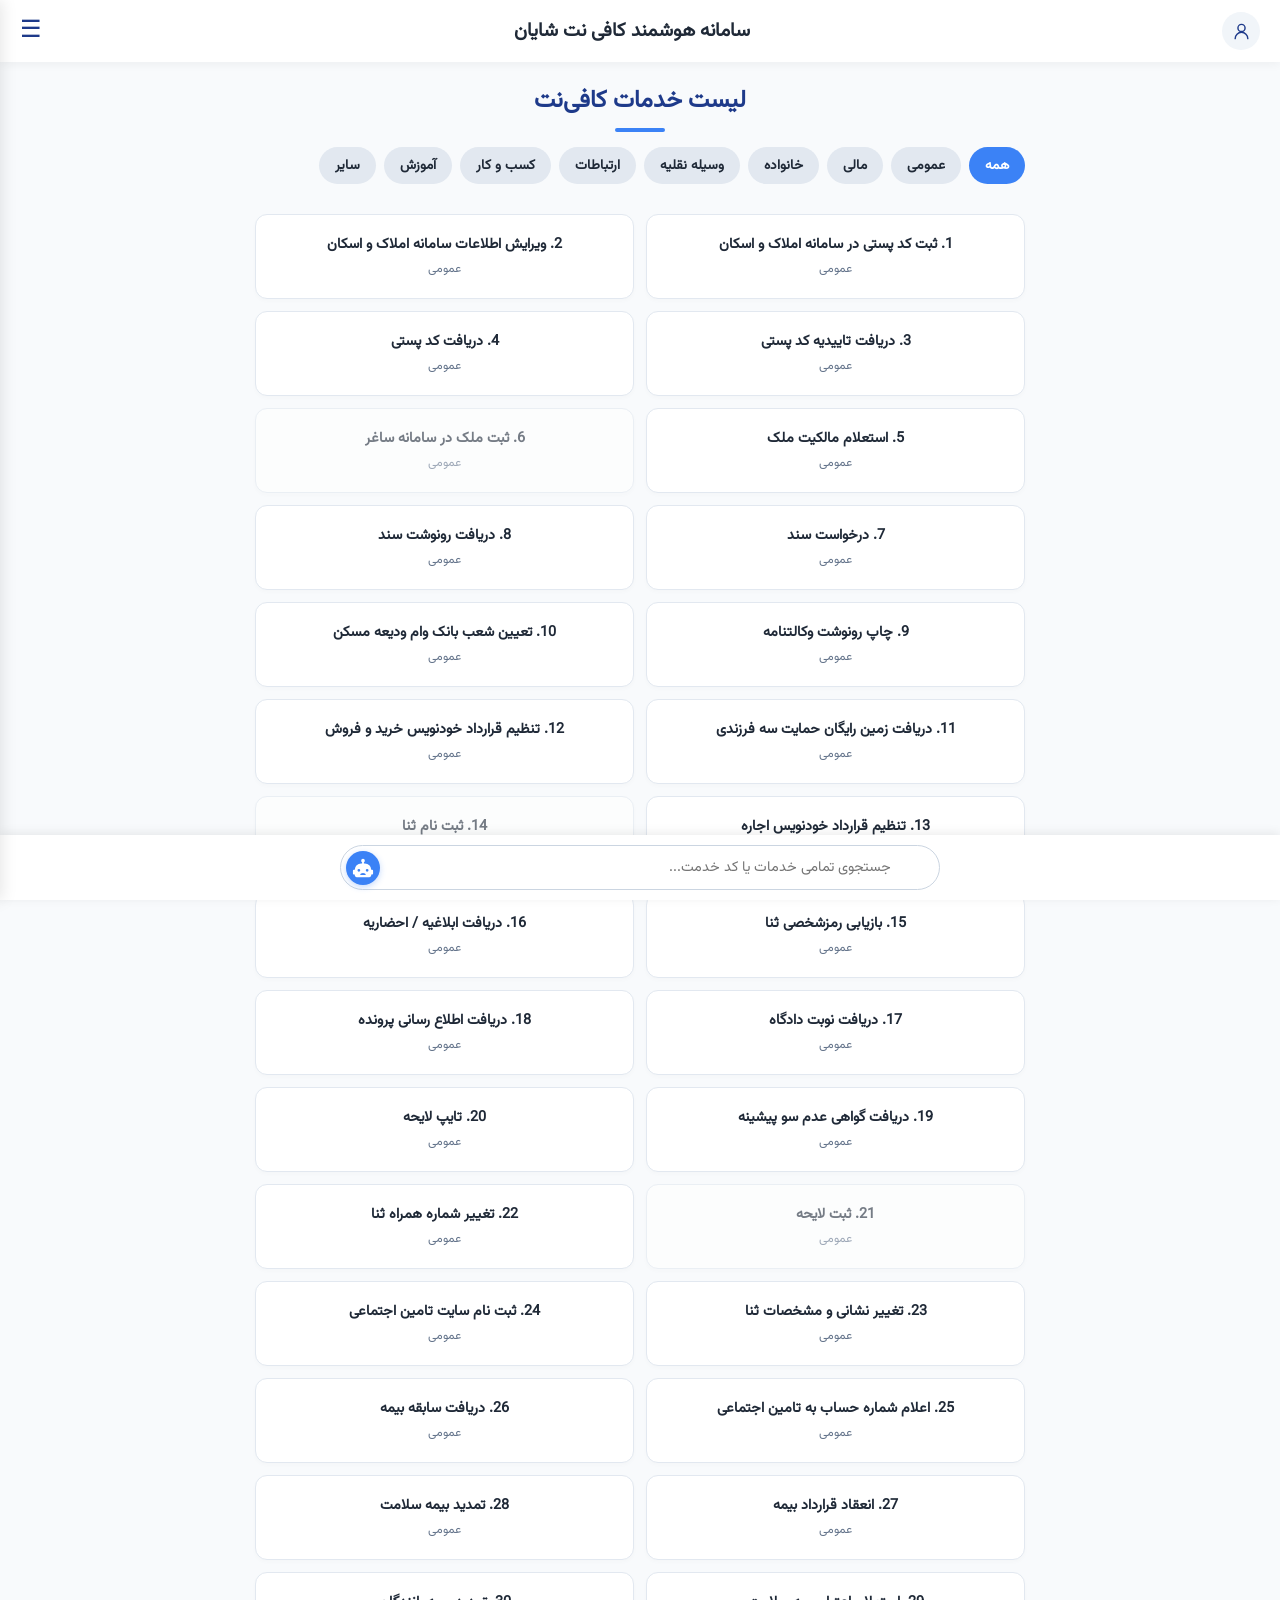
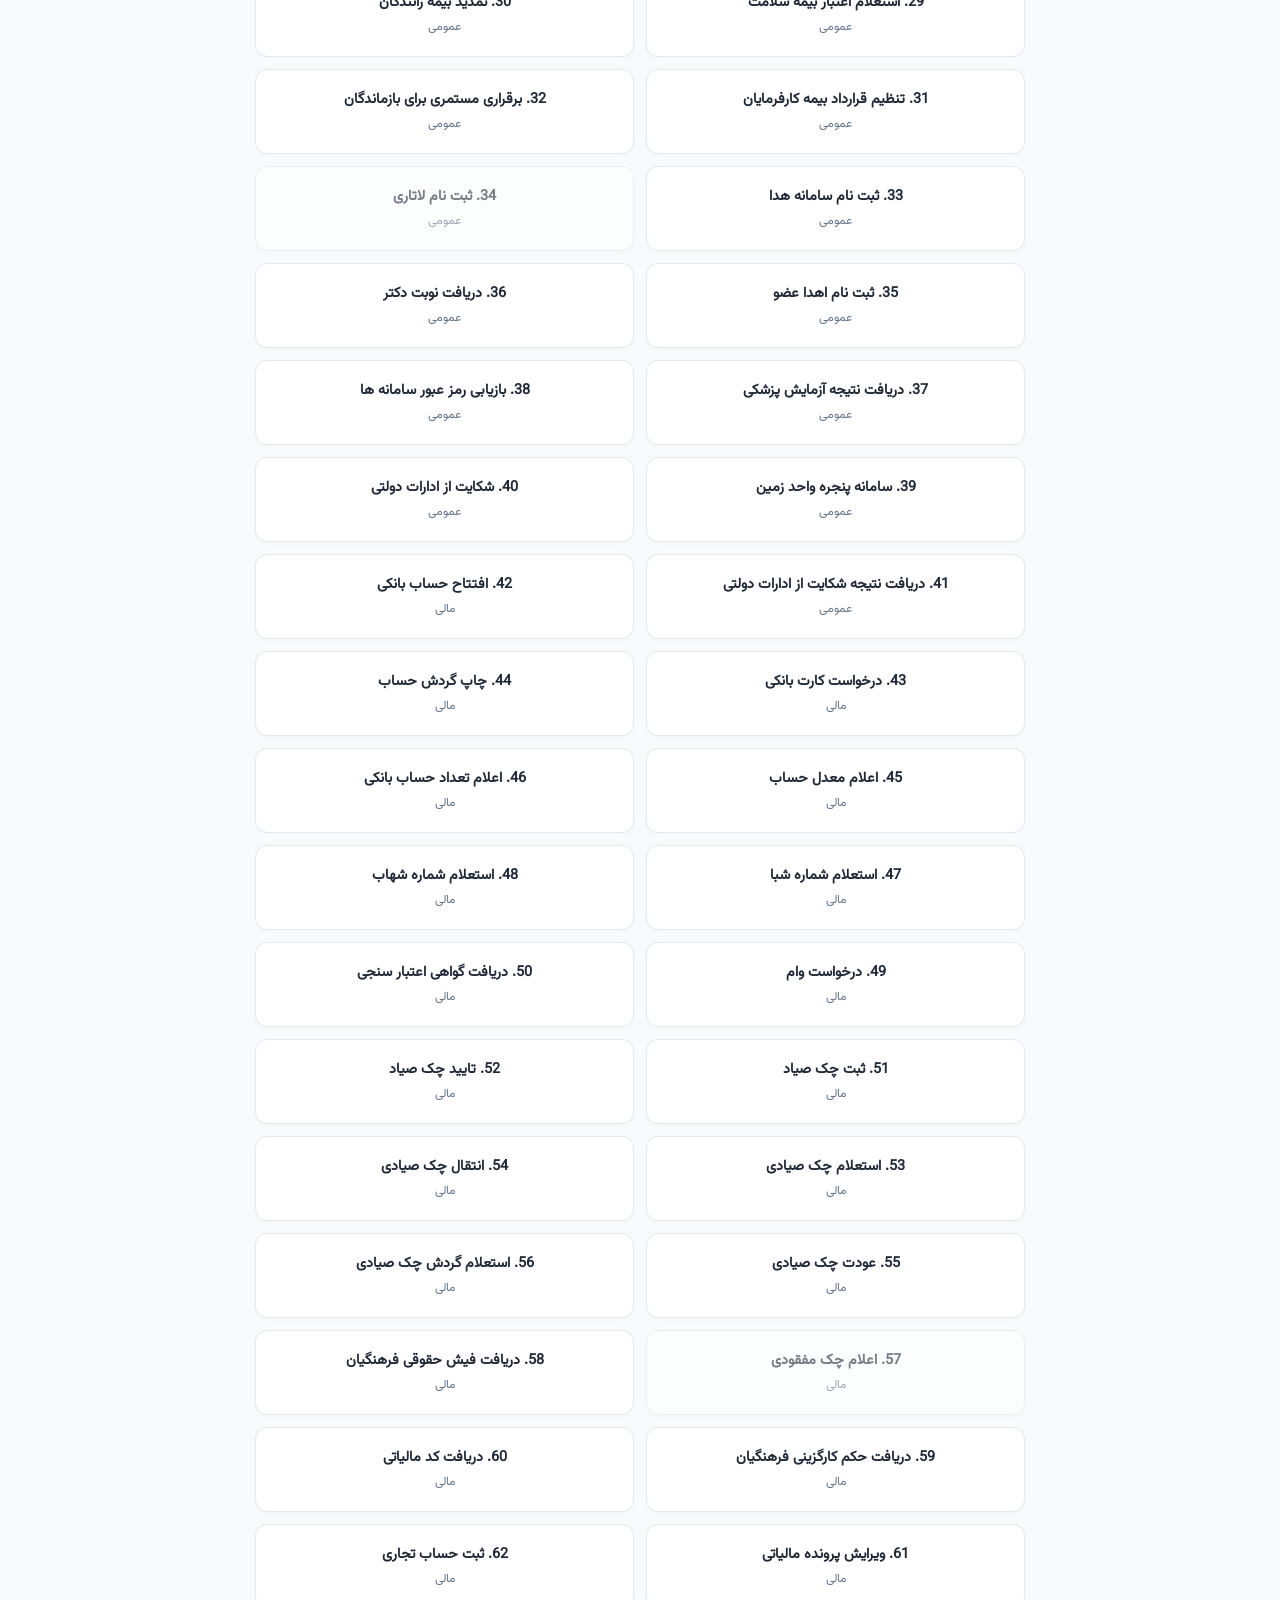
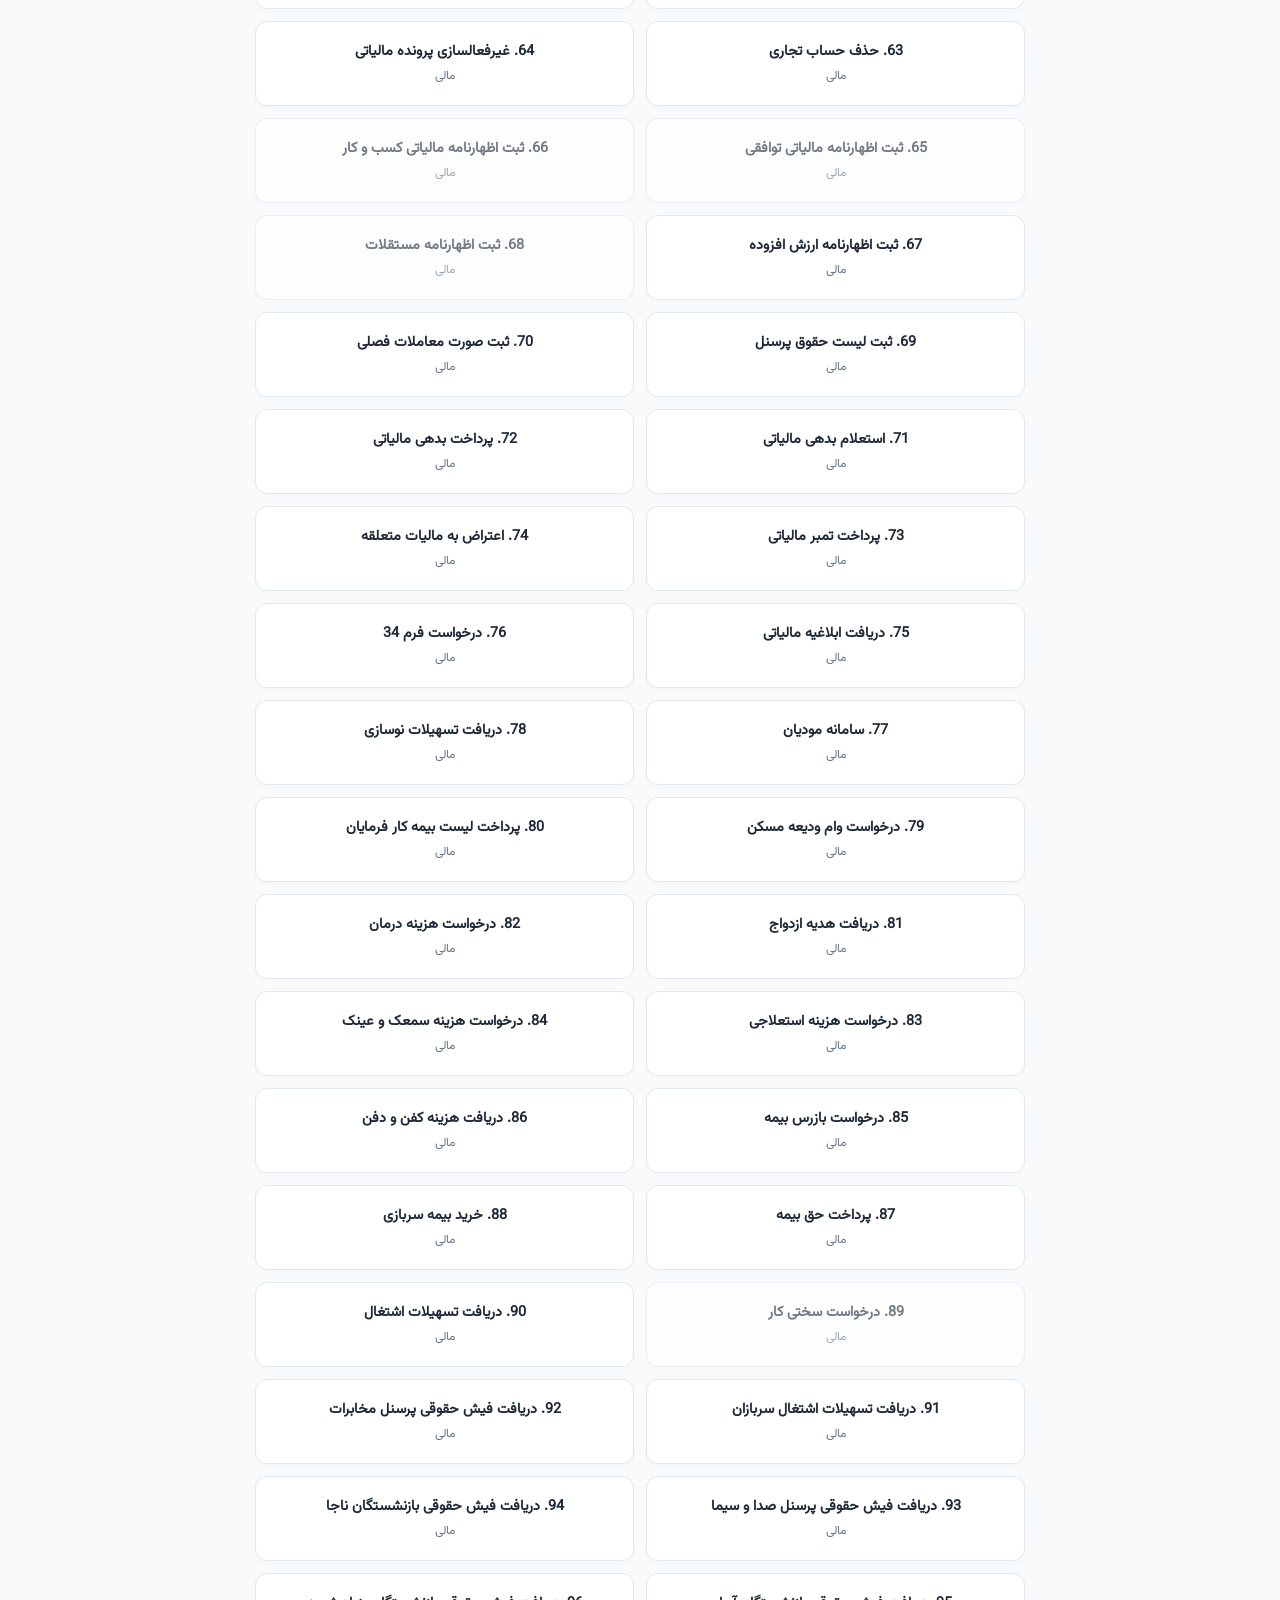
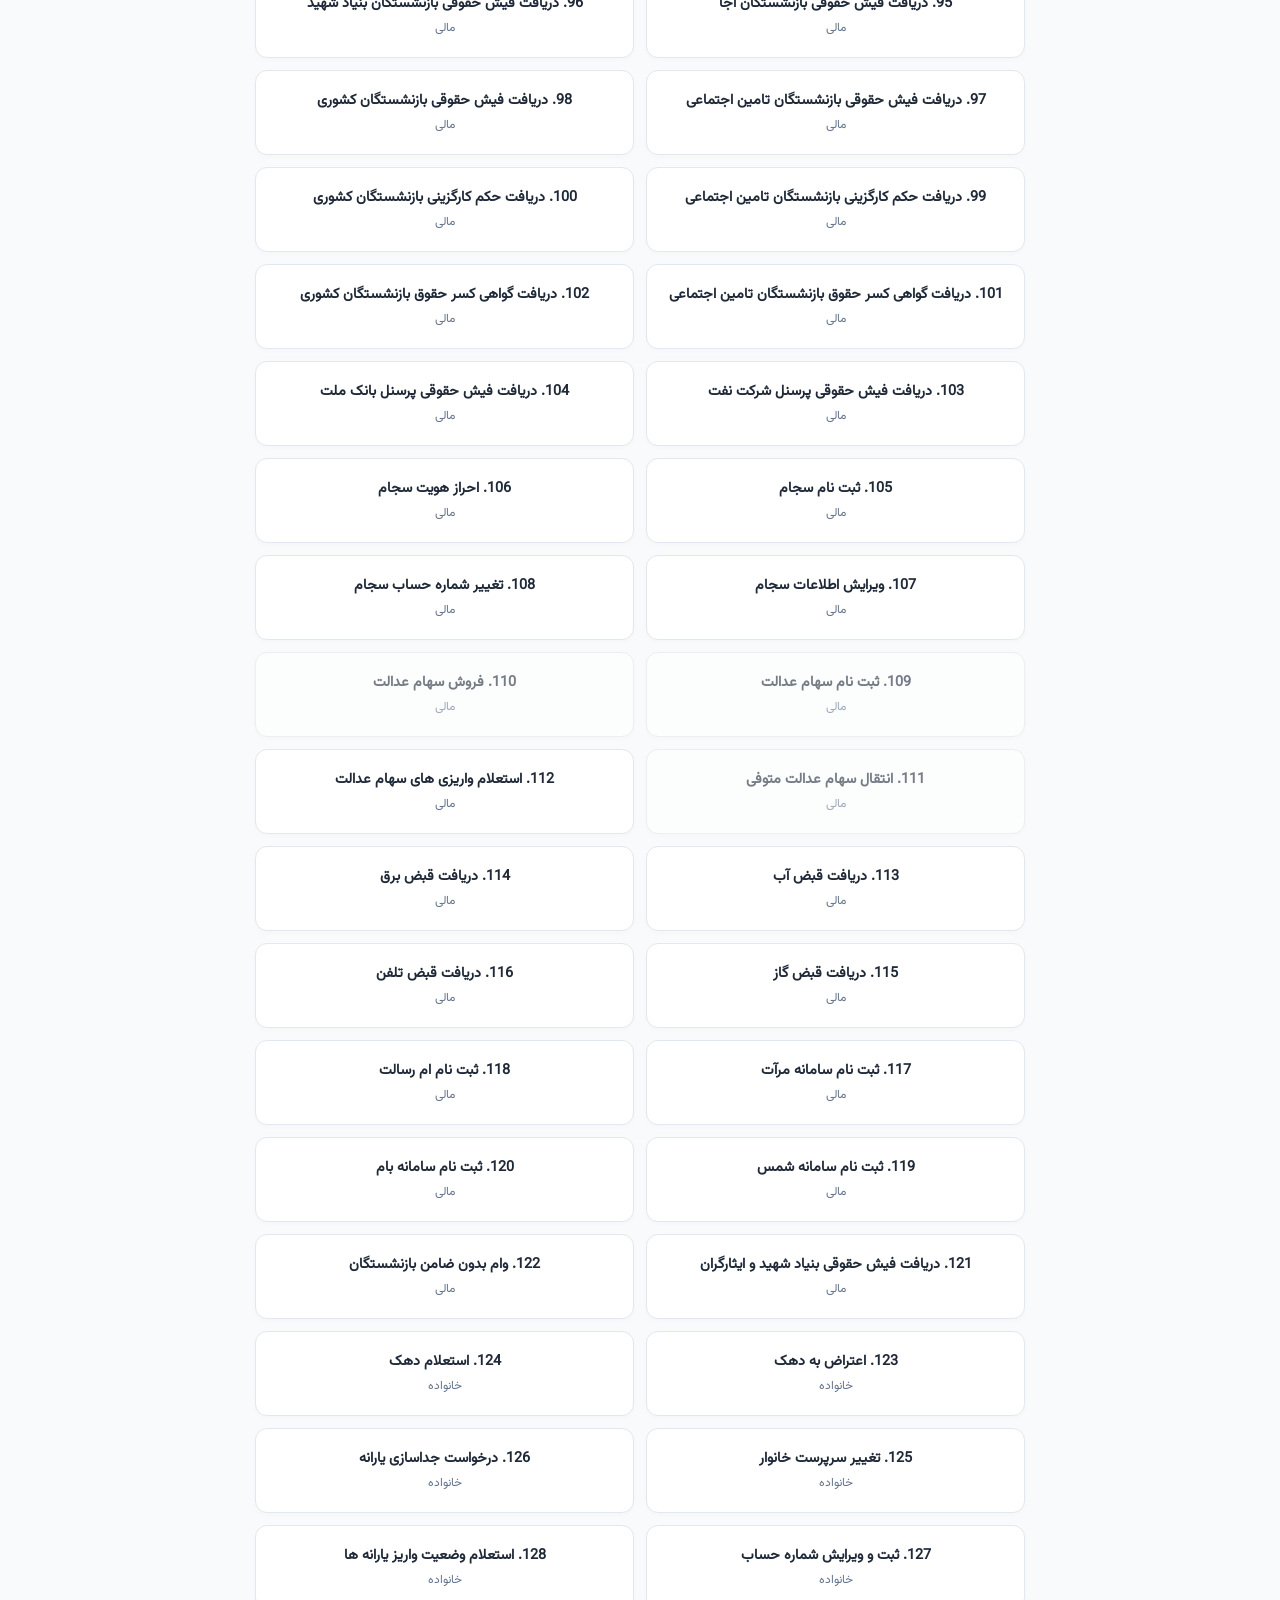
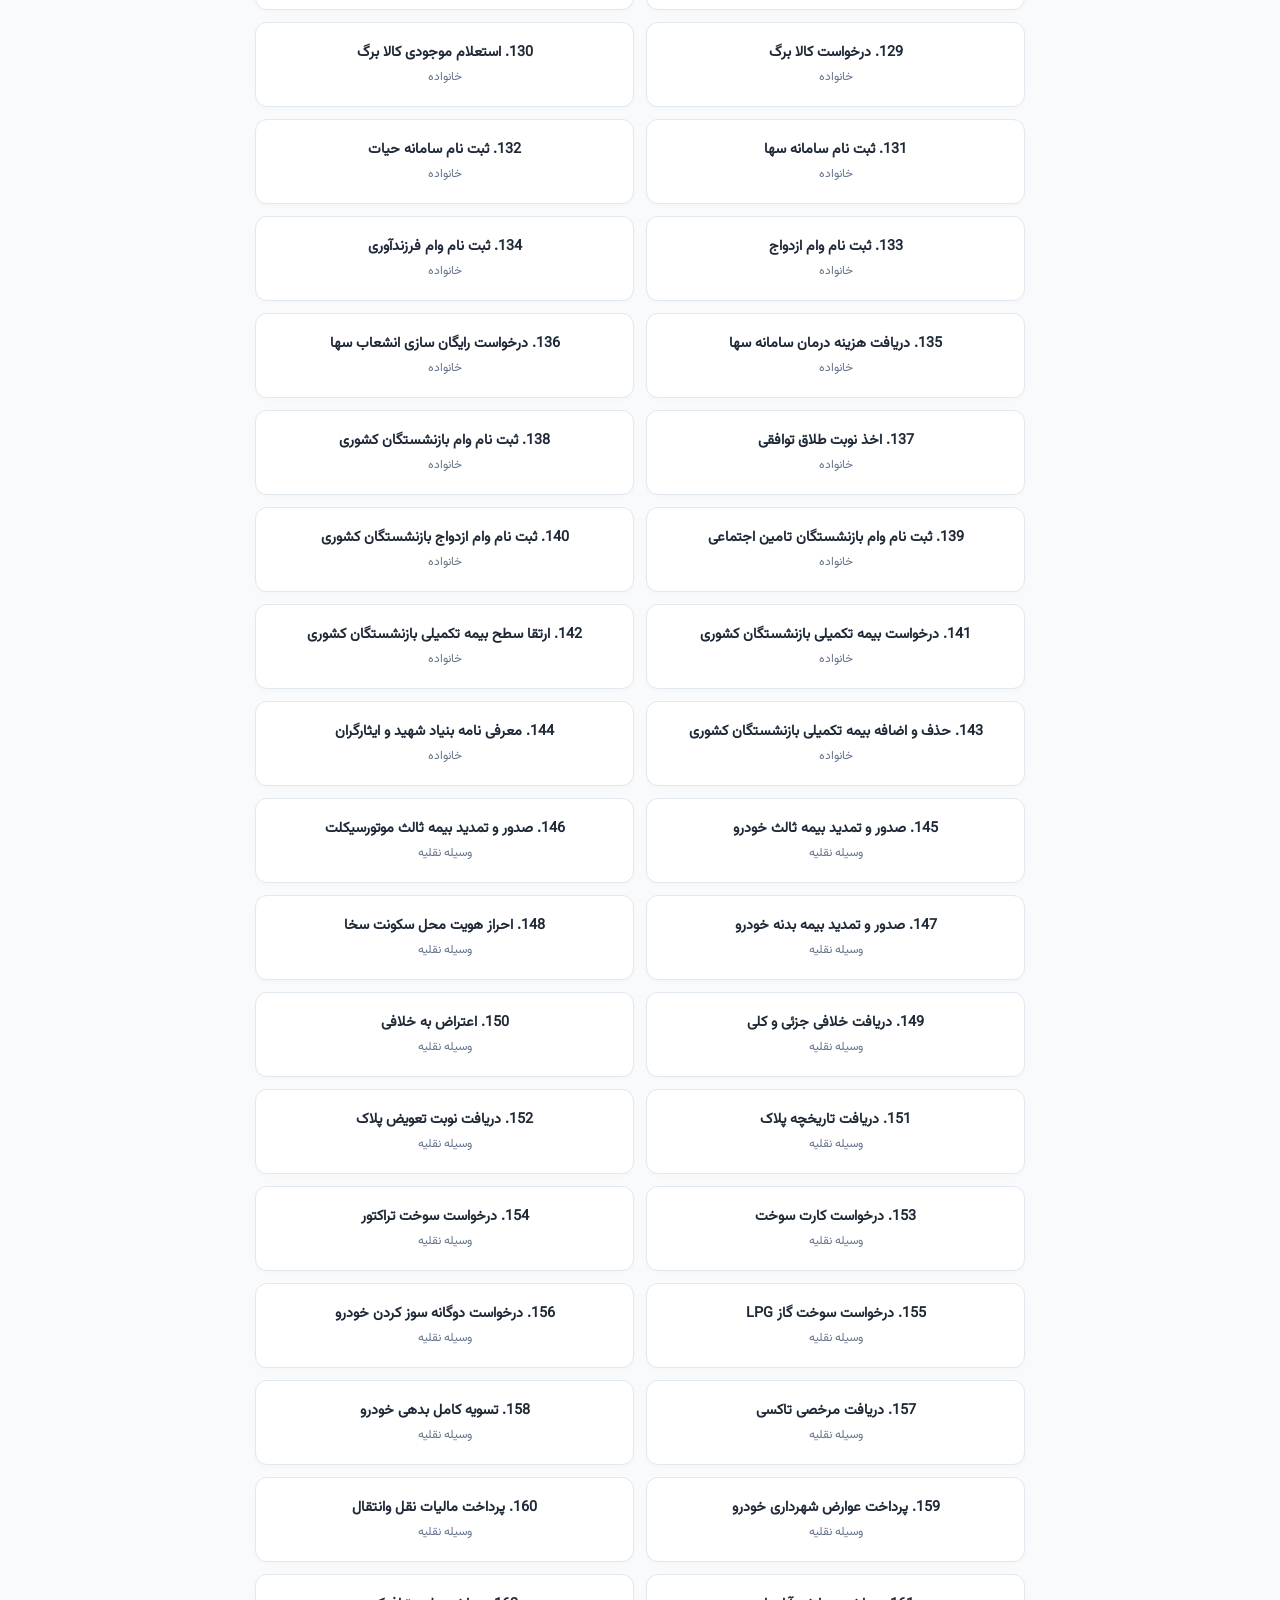
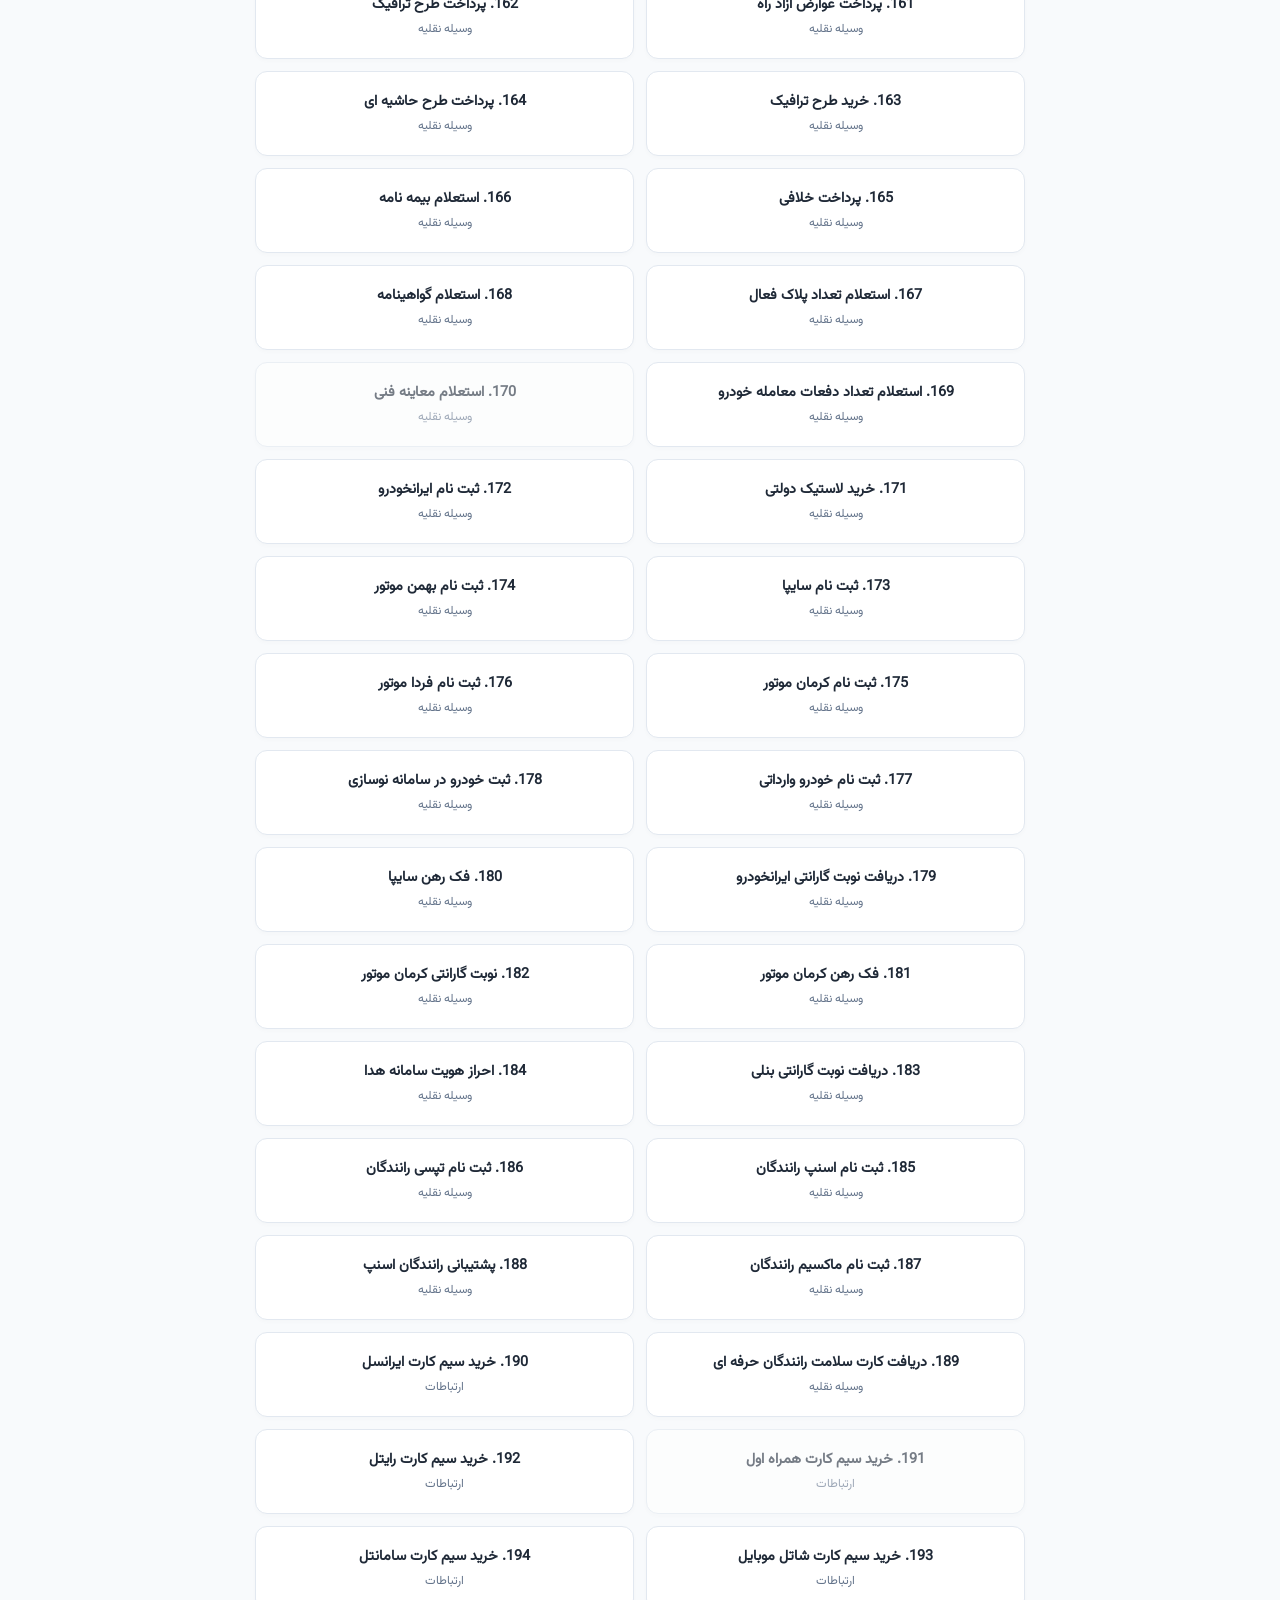
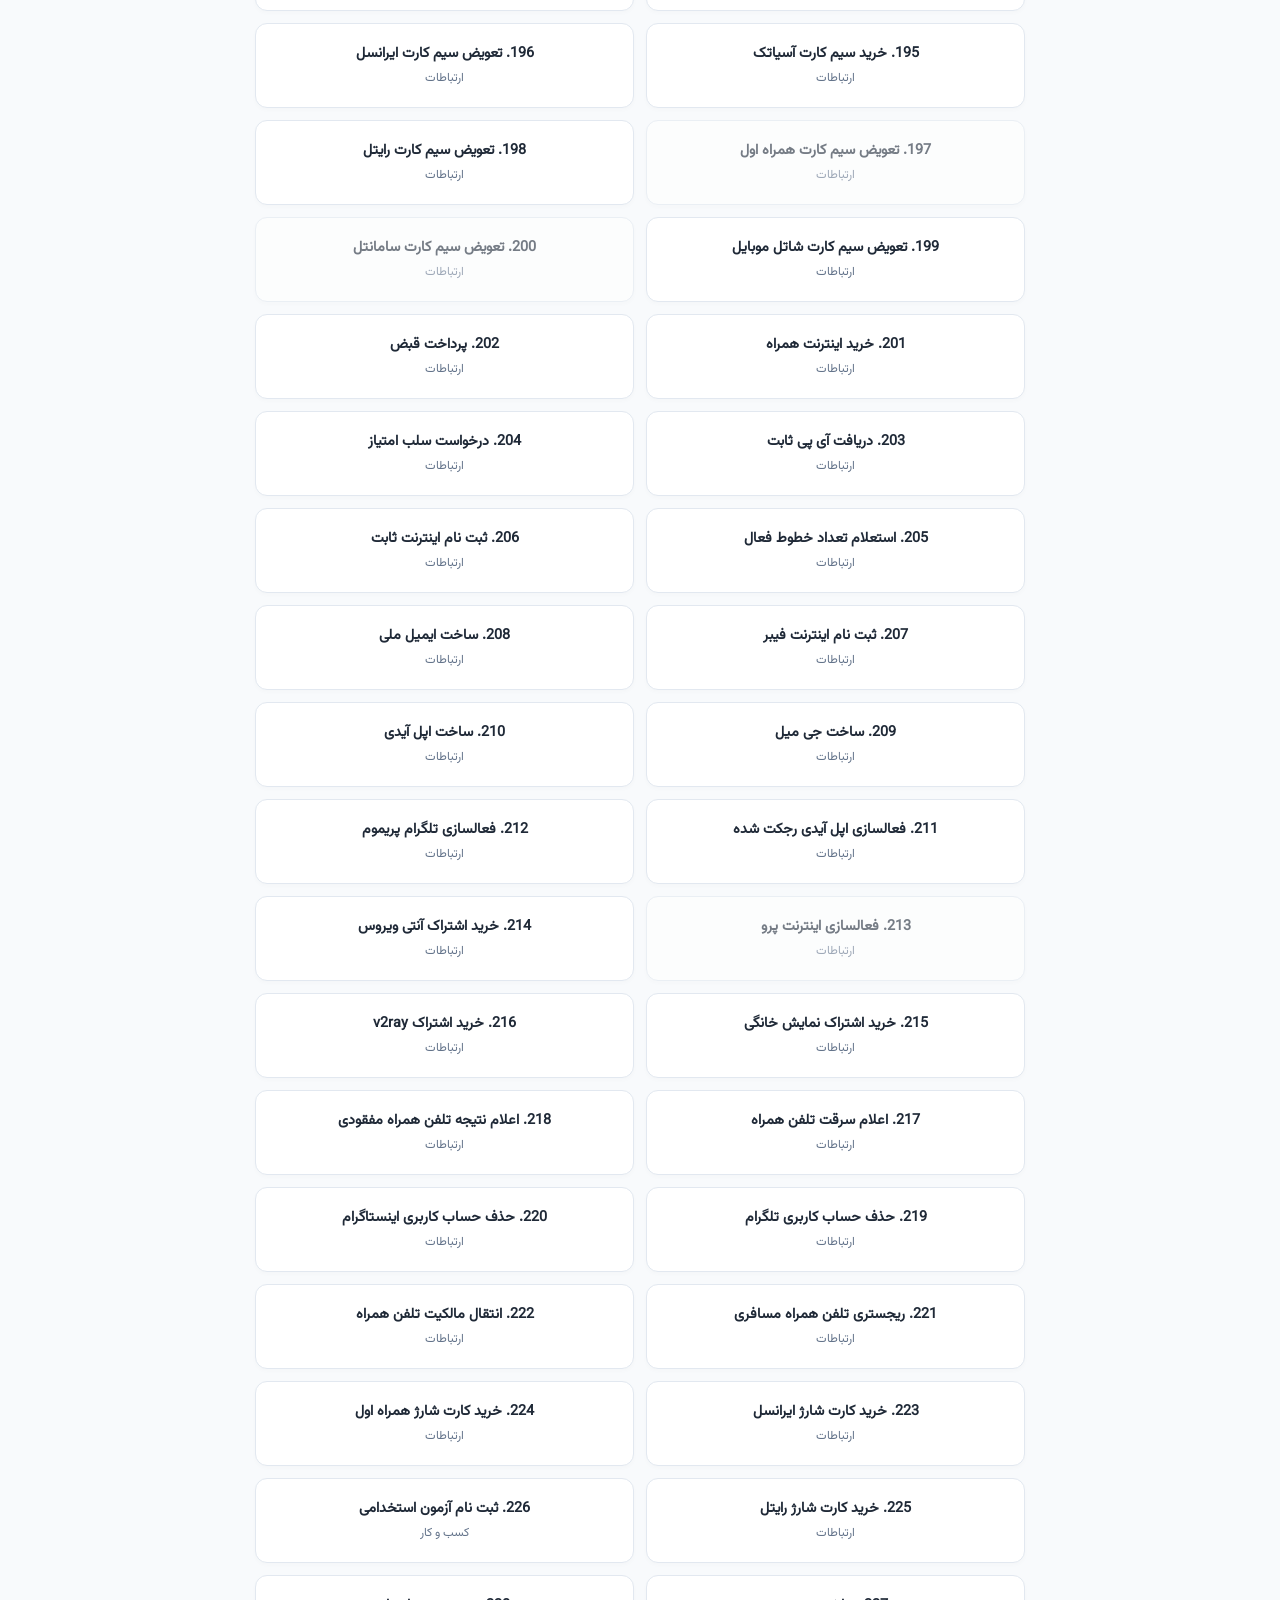
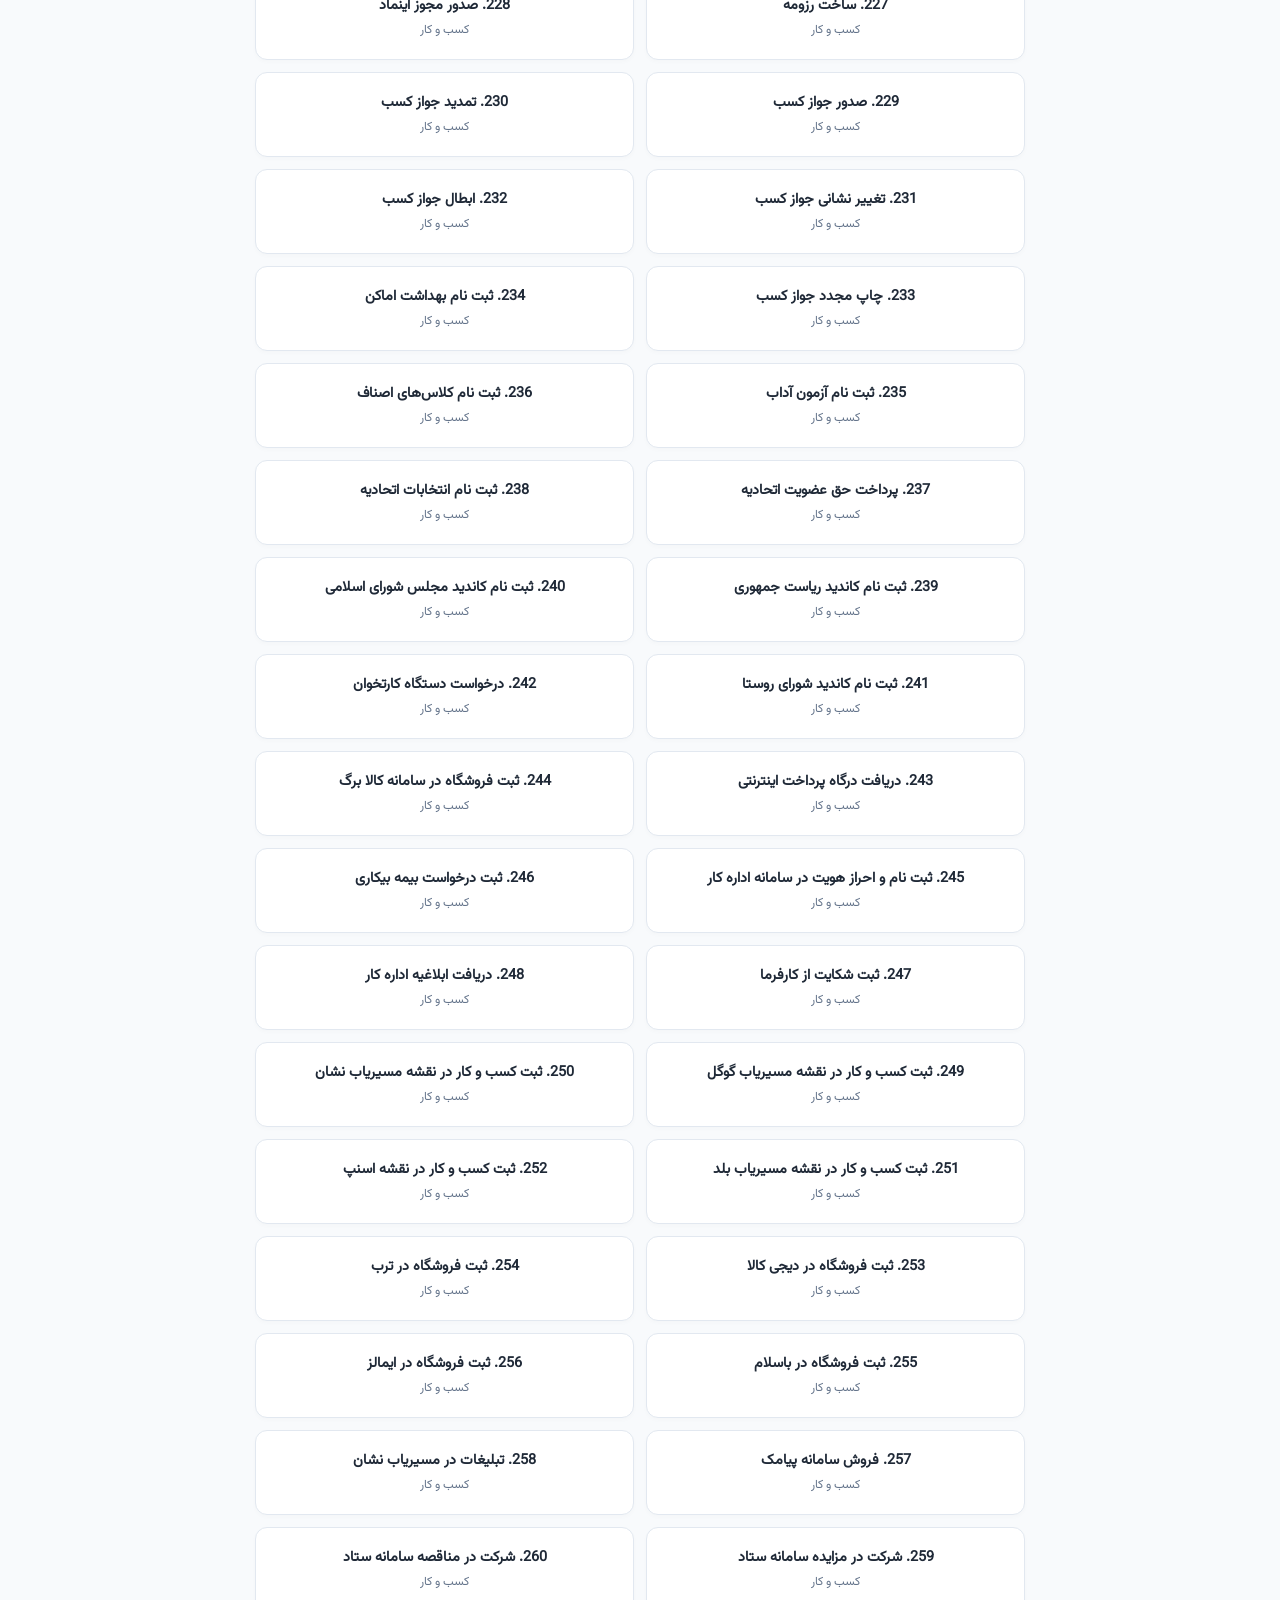
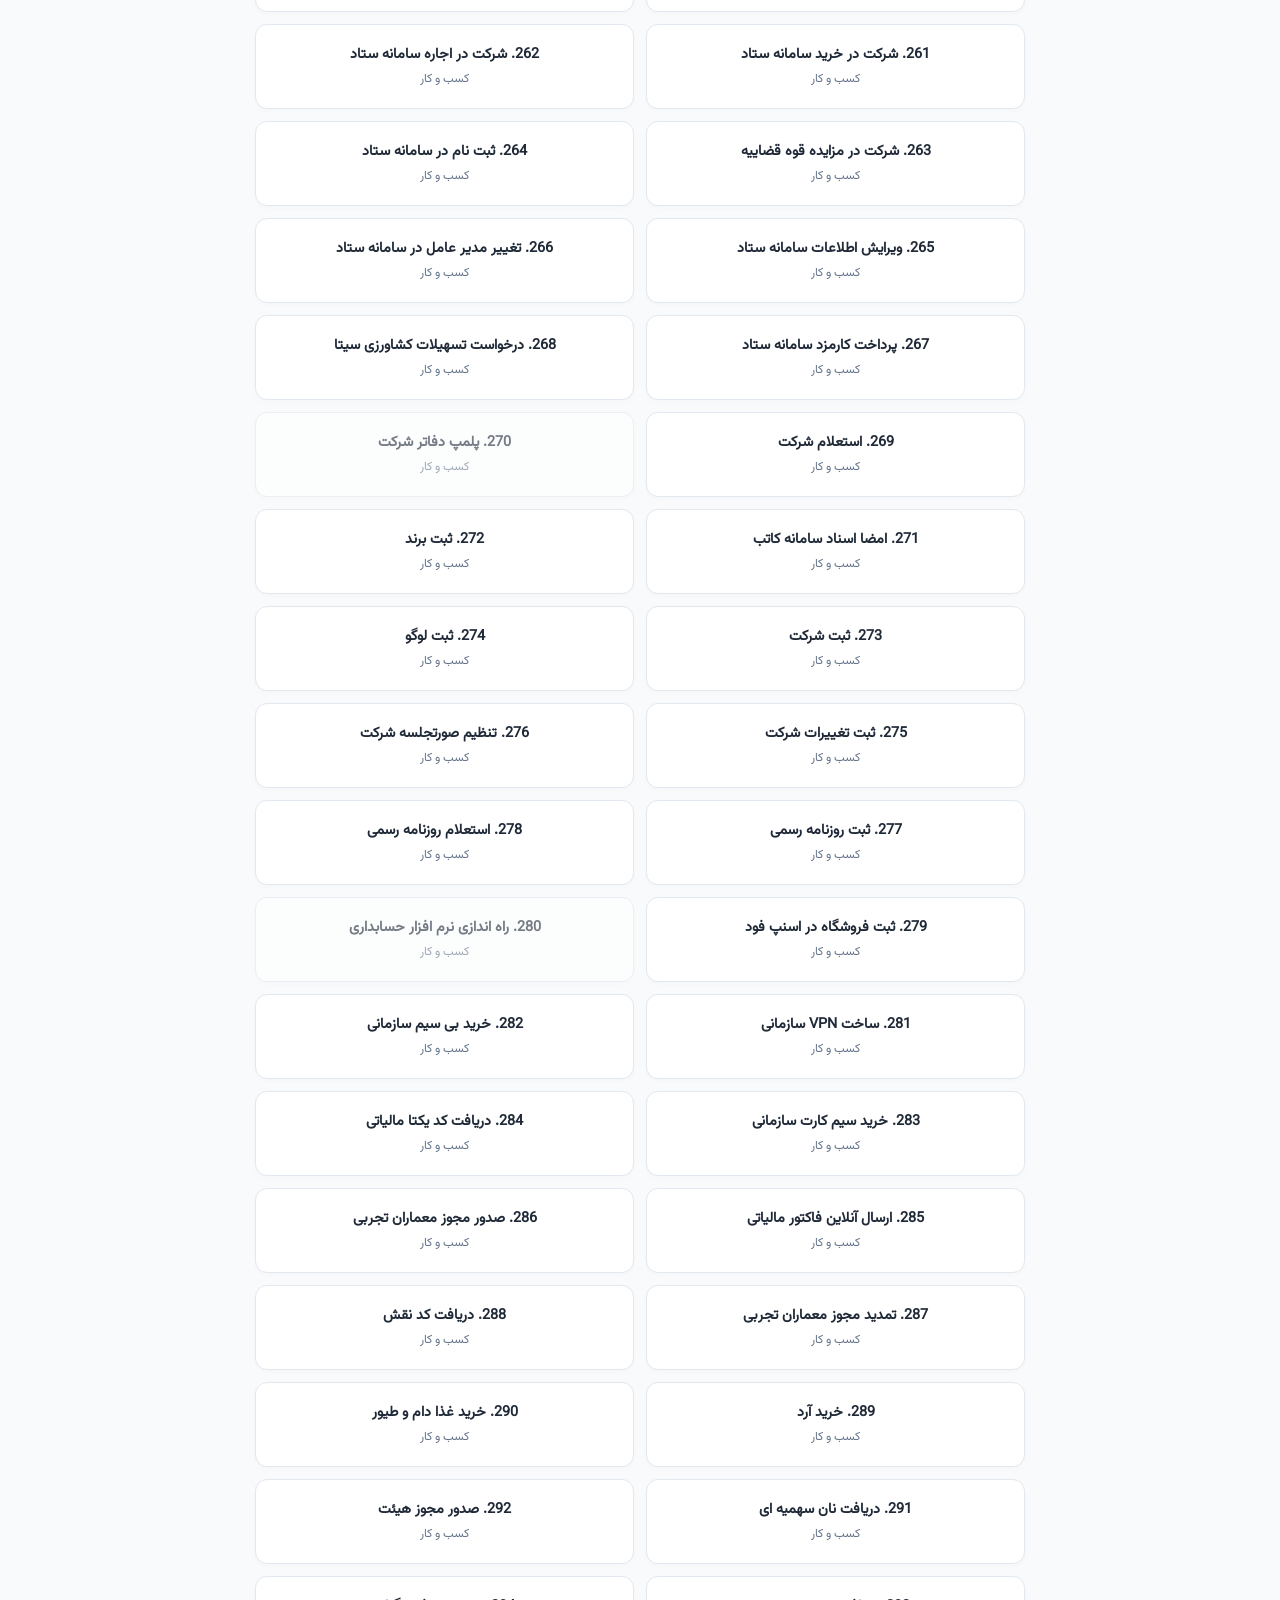
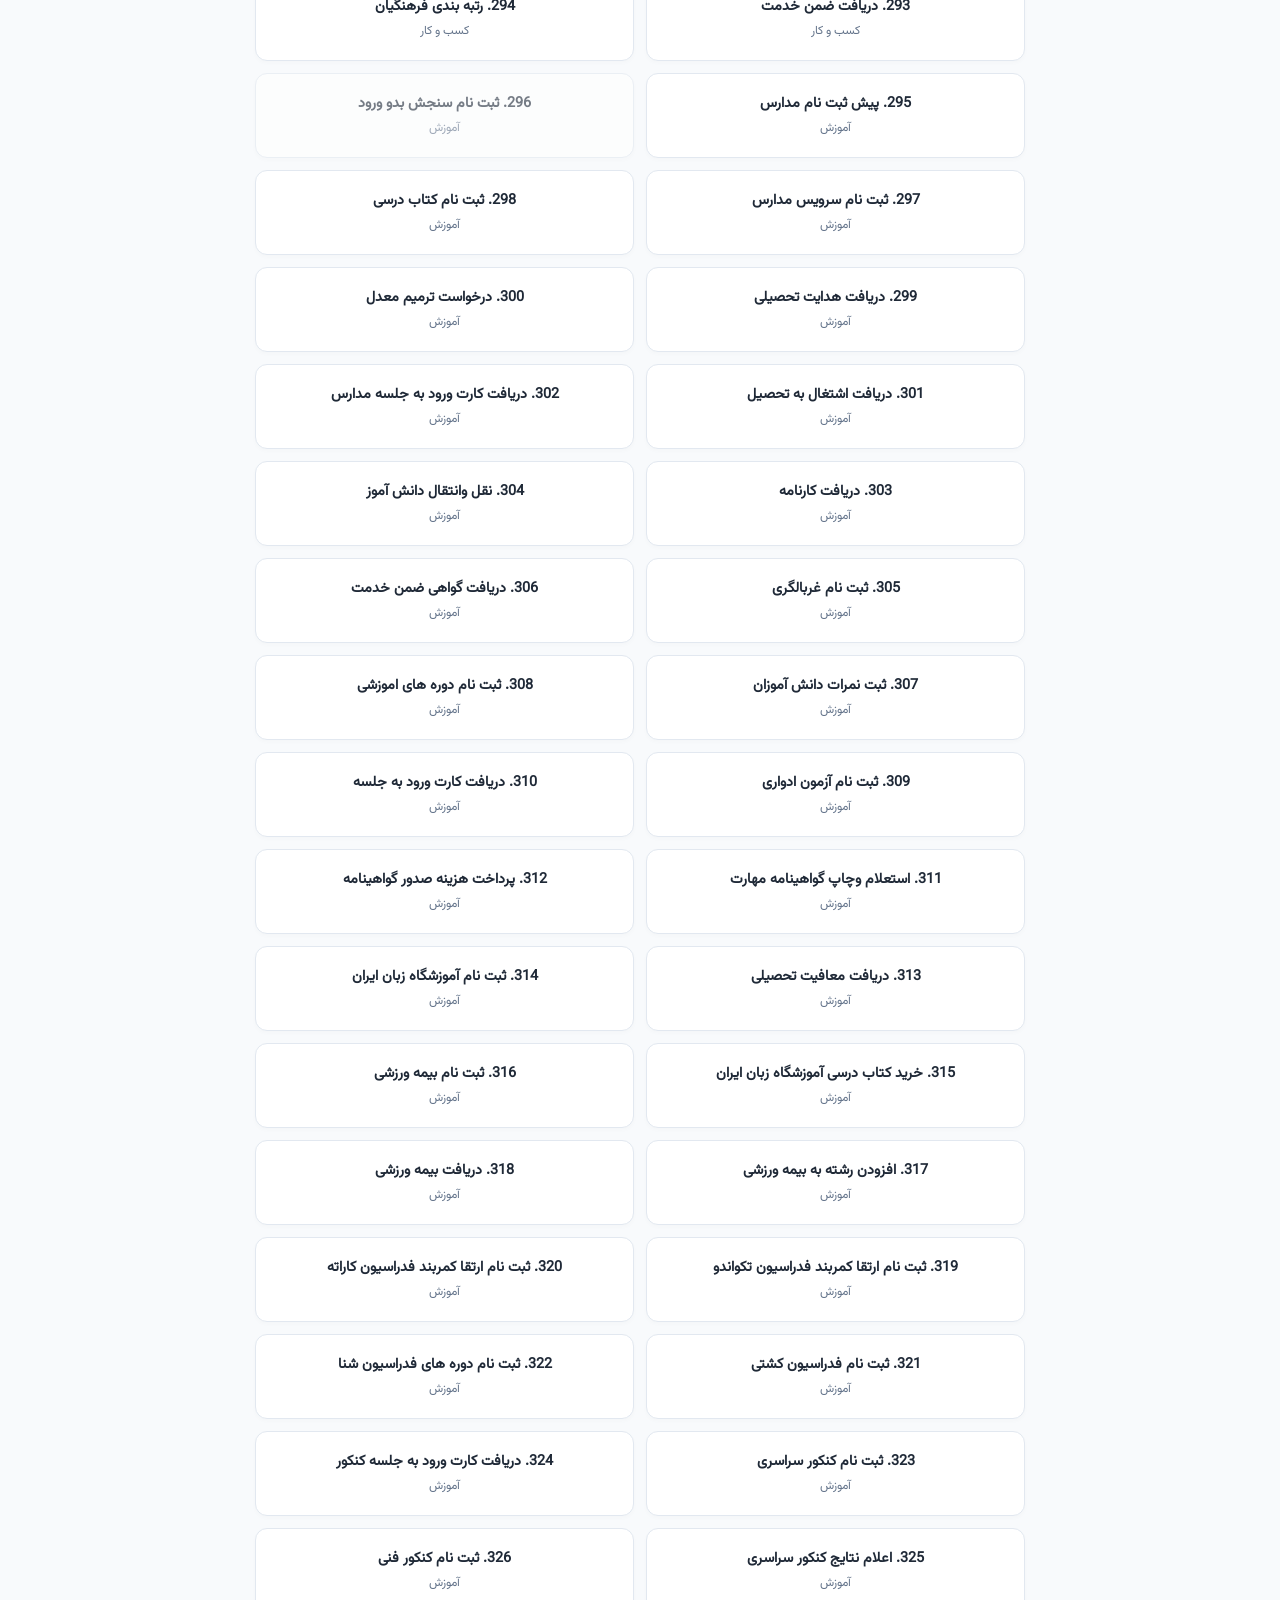
<file: index.html>
<!DOCTYPE html>
<html lang="fa" dir="rtl">
<head>
  <meta charset="UTF-8">
  <meta name="viewport" content="width=device-width, initial-scale=1.0, maximum-scale=1.0, user-scalable=no">
  <title>سامانه هوشمند کافی‌نت من</title>
 
  <!-- مسیر استایل داخل پوشه css -->
  <link rel="stylesheet" href="css/style.css">
  <script src="nav.js"></script>
</head>
<body>

  <main>
    <h1 class="section-title" id="categoryTitle">لیست خدمات کافی‌نت</h1>
    <div class="categories-bar" id="categoriesBar"></div>
    <div class="services-grid" id="servicesGrid"></div>
  </main>

  <!-- فوتر چسبیده به پایین صفحه -->
  <footer>
    <div class="search-container">
      <ul class="search-results-list" id="searchResults"></ul>
      <div class="search-box">
        <input type="text" id="searchInput" placeholder="جستجوی تمامی خدمات یا کد خدمت..." autocomplete="off">
        <!-- آیکون هوش مصنوعی تعبیه‌شده در سمت چپِ داخل سرچ‌باکس -->
        <div class="ai-bot-btn" id="aiBtn" title="گفتگو با هوش مصنوعی">
          <img src="ia/Ai.svg" alt="هوش مصنوعی" style="width:22px; height:22px; object-fit:contain;">
        </div>
      </div>
    </div>
  </footer>

  <!-- مدال جزئیات خدمت -->
  <div class="modal" id="serviceModal">
    <div class="modal-content">
      <div class="modal-header">
        <h2 id="modalTitle">عنوان خدمت</h2>
        <span style="cursor:pointer;" class="close-btn-trigger">✕</span>
      </div>
      <div class="modal-body">
        <p id="modalDesc" style="margin-bottom: 12px; line-height: 1.6; color: #334155;">توضیحات خدمت...</p>
        <div class="info-badge" style="background-color: #fef3c7; color: #92400e;">
          <span>📋 مدارک مورد نیاز:</span>
          <span id="modalDocs" style="font-weight: bold;">...</span>
        </div>
        <div class="info-badge">
          <span>دستمزد:</span>
          <span id="modalCost" style="color: #059669;">طبق تعرفه</span>
        </div>
        <div class="info-badge">
          <span>زمان انجام کار :</span>
          <span id="modalTime" style="color: #d97706;">سریع</span>
        </div>
        <div class="info-badge">
          <span>زمان نهایی شدن توسط سازمان:</span>
          <span id="modalSystemTime" style="color: #0284c7;">مشخص‌نشده</span>
        </div>
        <div class="info-badge">
          <span>وضعیت خدمت:</span>
          <span id="modalStatus" style="color: #10b981; font-weight: bold;">فعال</span>
        </div>
        <div class="btn-group">
          <button class="order-btn" id="openOrderFromServiceBtn">ثبت سفارش</button>
          <button class="close-modal-btn close-btn-trigger">بستن</button>
        </div>
      </div>
    </div>
  </div>

  <!-- مدال ثبت سفارش -->
  <div class="modal" id="orderModal">
    <div class="modal-content">
      <div class="modal-header">
        <h2>ثبت سفارش: <span id="orderServiceTitle" style="color: var(--secondary-color);"></span></h2>
        <span style="cursor:pointer;" class="close-btn-trigger">✕</span>
      </div>
      <form id="orderForm">
        <div class="form-group">
          <label>نام و نام خانوادگی:</label>
          <input type="text" id="custName" required placeholder="مثال: علی محمدی">
        </div>
        <div id="dynamicInputsContainer"></div>
        <div class="form-group">
          <label>توضیحات تکمیلی (اختیاری):</label>
          <textarea id="custNotes" rows="2" placeholder="اگر توضیح اضافی دارید بنویسید..."></textarea>
        </div>
        <div class="form-group" id="captchaBox">
          <label>کد امنیتی: <span id="captchaQuestion" style="color:#1e3a8a; font-weight:800;"></span></label>
          <input type="number" id="captchaAnswer" required placeholder="حاصل جمع را وارد کنید" inputmode="numeric">
        </div>
        <button type="submit" class="submit-order-btn" id="submitBtn">ارسال سفارش</button>
      </form>
    </div>
  </div>

  <!-- مدال هوش مصنوعی -->
  <div class="modal" id="aiModal">
    <div class="modal-content">
      <div class="modal-header">
        <h2>🤖 دستیار هوشمند کافی‌نت</h2>
        <span style="cursor:pointer;" class="close-btn-trigger">✕</span>
      </div>
      <div class="chat-box" id="chatBox">
        <div class="chat-msg ai">سلام! من دستیار هوشمند کافی‌نت هستم. چطور می‌توانم در زمینه امور اینترنتی، ثبت‌نام‌ها یا خدمات بانکی و قضایی به شما کمک کنم؟</div>
      </div>
      <div class="chat-input-area">
        <input type="text" id="chatInput" placeholder="سوال خود را بنویسید...">
        <button class="chat-send-btn" id="aiSendBtn">ارسال</button>
      </div>
    </div>
  </div>

  <!-- مدال خدمت غیرفعال / سامانه در دسترس نیست -->
  <div class="modal" id="inactiveModal">
    <div class="modal-content inactive-modal-content">
      <div class="inactive-icon">⛔</div>
      <h2 class="inactive-title">کاربر گرامی</h2>
      <p class="inactive-text">اکنون سامانه مورد نظر در دسترس نمی‌باشد.</p>
      <p class="inactive-subtext">جهت اطلاع از آخرین اخبار، ما را در شبکه‌های اجتماعی دنبال کنید:</p>

      <div class="social-links">
        <a href="https://instagram.com/iranoscir" target="_blank" rel="noopener" class="social-link instagram" title="اینستاگرام">
          <svg viewBox="0 0 24 24" fill="none" xmlns="http://www.w3.org/2000/svg"><rect x="2" y="2" width="20" height="20" rx="6" stroke="white" stroke-width="1.8"/><circle cx="12" cy="12" r="4.5" stroke="white" stroke-width="1.8"/><circle cx="17.3" cy="6.7" r="1.2" fill="white"/></svg>
        </a>
        <a href="https://t.me/iranoscir" target="_blank" rel="noopener" class="social-link telegram" title="تلگرام">
          <svg viewBox="0 0 24 24" fill="none" xmlns="http://www.w3.org/2000/svg"><path d="M21 4.5L2.8 11.4c-1.1.4-1.1 1 -.2 1.3l4.6 1.4 1.8 5.5c.2.6.4.8.9.8.4 0 .6-.2.8-.4l2.2-2.1 4.5 3.3c.8.5 1.4.2 1.6-.8L21.9 5.6c.3-1.2-.4-1.7-1.4-1.3z" fill="white"/></svg>
        </a>
        <a href="https://rubika.ir/iranoscir" target="_blank" rel="noopener" class="social-link rubika" title="روبیکا">
          <svg viewBox="0 0 24 24" fill="none" xmlns="http://www.w3.org/2000/svg"><circle cx="12" cy="12" r="9" stroke="white" stroke-width="1.8"/><path d="M9 8l6 4-6 4V8z" fill="white"/></svg>
        </a>
        <a href="https://ble.ir/iranoscir" target="_blank" rel="noopener" class="social-link bale" title="بله">
          <svg viewBox="0 0 24 24" fill="none" xmlns="http://www.w3.org/2000/svg"><path d="M4 5h16a1 1 0 0 1 1 1v9a1 1 0 0 1-1 1H9l-4.5 3.5c-.6.5-1.5 0-1.5-.7V6a1 1 0 0 1 1-1z" fill="white"/></svg>
        </a>
      </div>
      <div class="social-id">آیدی: iranoscir@</div>

      <button class="close-modal-btn close-btn-trigger inactive-close-btn">متوجه شدم</button>
    </div>
  </div>

  <!-- مدال ثبت موفق سفارش -->
  <div class="modal" id="orderSuccessModal">
    <div class="modal-content success-modal-content">
      <div class="success-icon">✅</div>
      <h2 class="success-title">سفارش شما با موفقیت ثبت شد</h2>
      <p class="success-text">به‌زودی با شما تماس خواهیم گرفت.</p>

      <div class="warning-box">
        <span class="warning-icon">⚠️</span>
        <span class="warning-text">
          اخطار: تنها راه ارتباطی ما با شما شماره
          <b dir="ltr">02191011102</b>
          و سامانه پیامک
          <b dir="ltr">10002191011102</b>
          می‌باشد.
        </span>
      </div>

      <button class="close-modal-btn close-btn-trigger success-close-btn">متوجه شدم</button>
    </div>
  </div>

  <script type="module" src="index.js"></script>
</body>
</html>
</file>
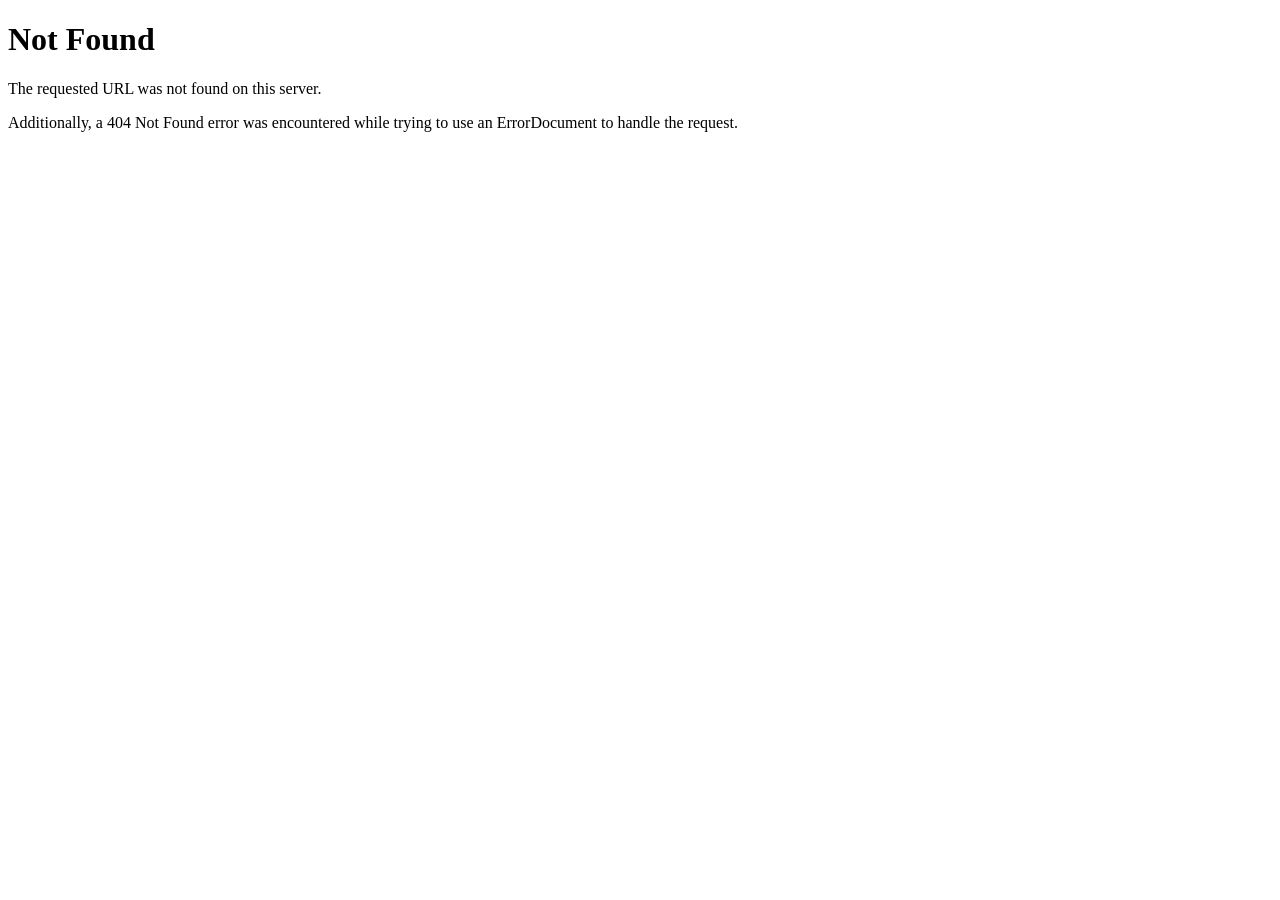
<file: css/index.html>
<!DOCTYPE HTML PUBLIC "-//W3C//DTD HTML 4.01//EN" "http://www.w3.org/TR/html4/strict.dtd">
<html><head>
<title>404 Not Found</title>
</head><body>
<h1>Not Found</h1>
<p>The requested URL was not found on this server.</p>
<p>Additionally, a 404 Not Found
error was encountered while trying to use an ErrorDocument to handle the request.</p>
</body></html>
</file>
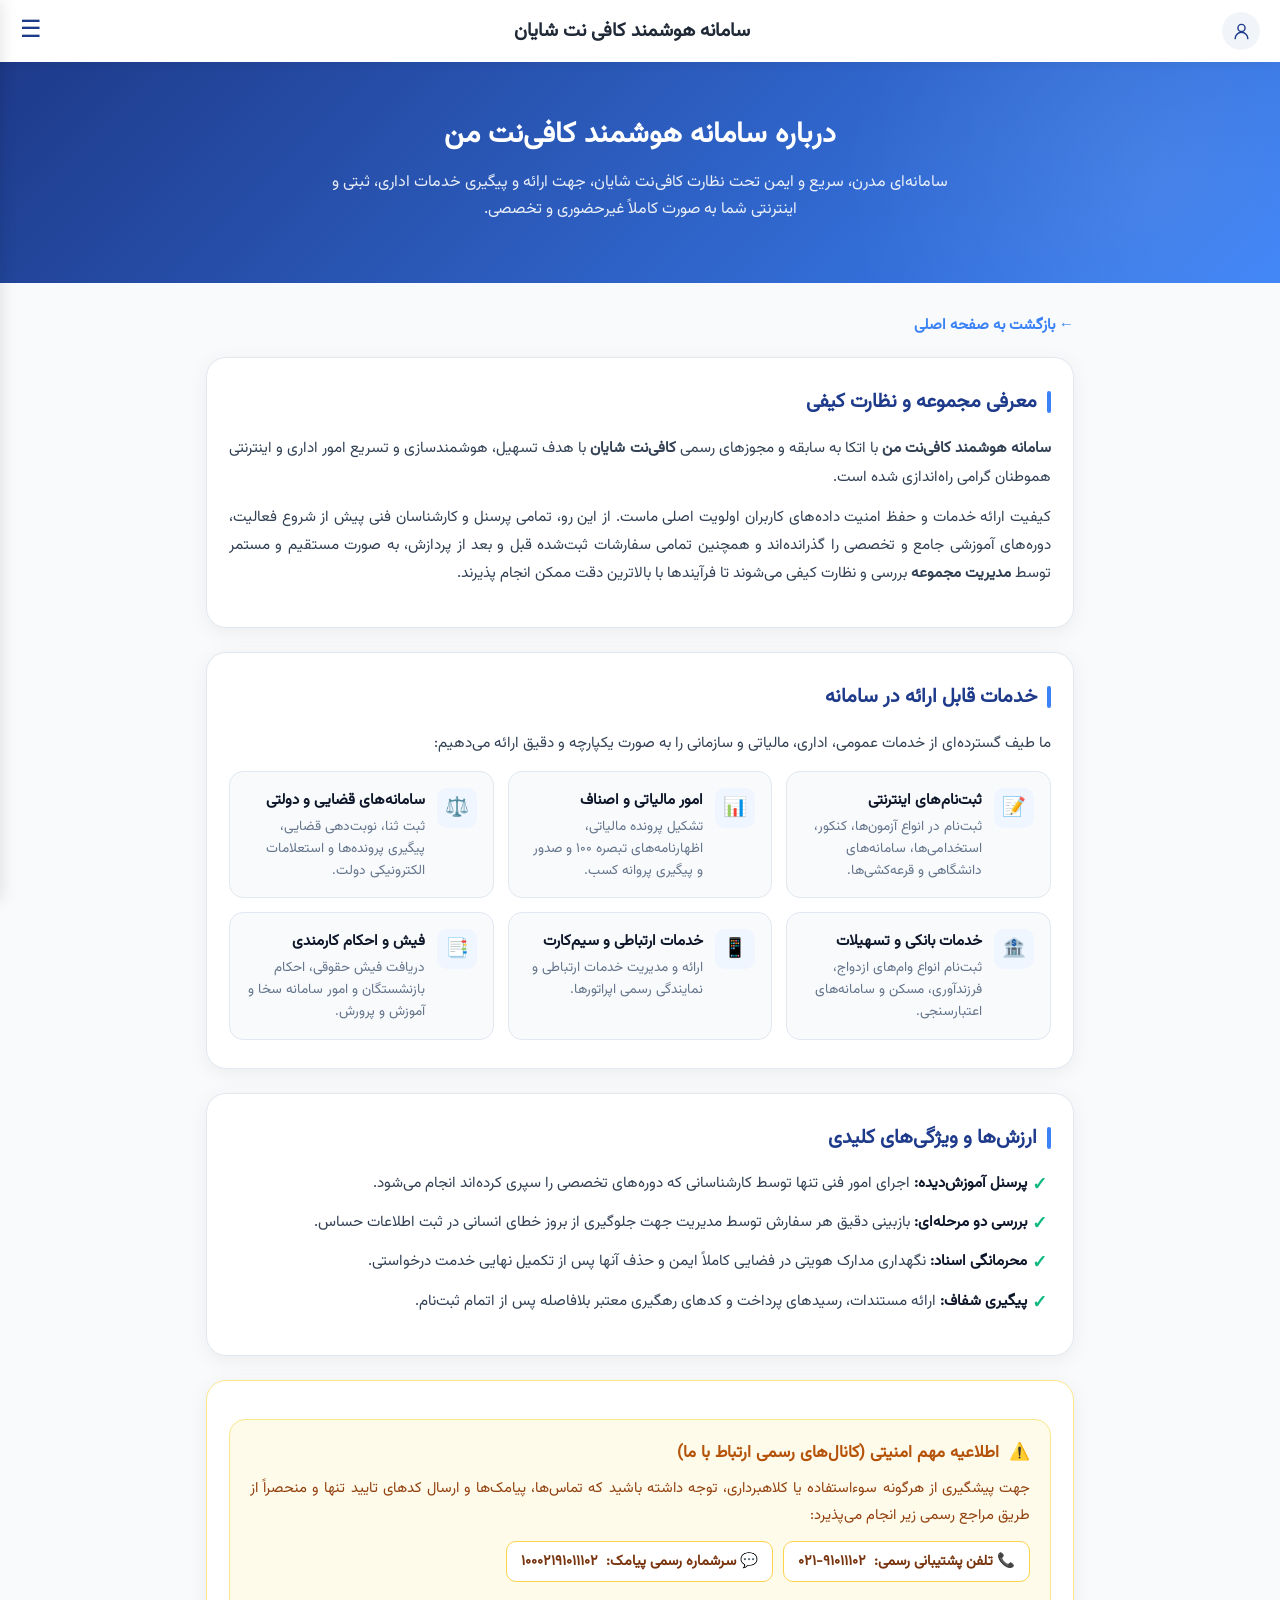
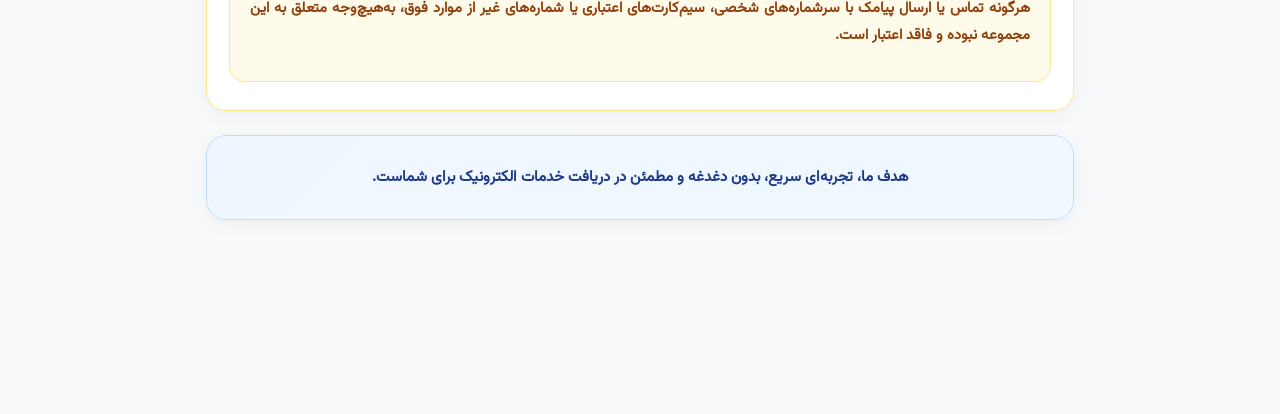
<file: about.html>
<!DOCTYPE html>
<html lang="fa" dir="rtl">
<head>
  <meta charset="UTF-8">
  <meta name="viewport" content="width=device-width, initial-scale=1.0, maximum-scale=1.0, user-scalable=no">
  <title>درباره ما | سامانه هوشمند کافی‌نت من</title>
  
  <!-- فراخوانی استایل اصلی از پوشه css -->
  <link rel="stylesheet" href="css/style.css">
  
  <!-- فراخوانی اسکریپت ساخت هدر و منوی بالا -->
  <script src="nav.js"></script>

  <style>
    .page-hero {
      background: linear-gradient(135deg, #1e3a8a 0%, #3b82f6 100%);
      color: white;
      padding: 50px 20px 60px;
      text-align: center;
      position: relative;
      overflow: hidden;
    }
    .page-hero::before {
      content: '';
      position: absolute;
      top: -50%;
      right: -20%;
      width: 60%;
      height: 200%;
      background: radial-gradient(circle, rgba(255,255,255,0.08) 0%, transparent 70%);
      pointer-events: none;
    }
    .page-hero h1 {
      font-size: 1.8rem;
      font-weight: 900;
      margin-bottom: 12px;
      position: relative;
    }
    .page-hero p {
      font-size: 1rem;
      opacity: 0.9;
      max-width: 650px;
      margin: 0 auto;
      line-height: 1.7;
      position: relative;
    }

    .content-section {
      max-width: 900px;
      margin: 0 auto;
      padding: 30px 16px 80px;
    }

    .back-link {
      display: inline-flex;
      align-items: center;
      gap: 6px;
      color: #3b82f6;
      font-weight: 600;
      text-decoration: none;
      margin-bottom: 20px;
      font-size: 0.95rem;
    }
    .back-link:hover { color: #1e3a8a; }

    .section-card {
      background: white;
      border-radius: 20px;
      padding: 28px 22px;
      margin-bottom: 24px;
      box-shadow: 0 4px 20px rgba(0,0,0,0.06);
      border: 1px solid #e2e8f0;
    }
    .section-card h2 {
      font-size: 1.25rem;
      color: #1e3a8a;
      margin-bottom: 16px;
      display: flex;
      align-items: center;
      gap: 10px;
    }
    .section-card h2::before {
      content: '';
      width: 4px;
      height: 22px;
      background: #3b82f6;
      border-radius: 2px;
    }
    .section-card p {
      color: #334155;
      font-size: 0.95rem;
      line-height: 1.85;
      text-align: justify;
      margin: 0 0 12px;
    }

    /* گرید خدمات */
    .services-grid {
      display: grid;
      grid-template-columns: repeat(auto-fit, minmax(240px, 1fr));
      gap: 14px;
      margin-top: 14px;
    }
    .service-item {
      background: #f8fafc;
      border: 1px solid #e2e8f0;
      border-radius: 14px;
      padding: 16px;
      display: flex;
      align-items: flex-start;
      gap: 12px;
      transition: all 0.2s ease;
    }
    .service-item:hover {
      border-color: #bfdbfe;
      transform: translateY(-2px);
      box-shadow: 0 6px 16px rgba(59,130,246,0.06);
    }
    .service-icon {
      width: 40px;
      height: 40px;
      border-radius: 10px;
      background: #eff6ff;
      color: #2563eb;
      display: flex;
      align-items: center;
      justify-content: center;
      font-size: 1.2rem;
      flex-shrink: 0;
    }
    .service-content h3 {
      font-size: 0.95rem;
      color: #0f172a;
      margin: 0 0 4px;
      font-weight: 700;
    }
    .service-content p {
      font-size: 0.85rem;
      color: #64748b;
      margin: 0;
      line-height: 1.6;
      text-align: right;
    }

    /* باکس هشدار امنیتی */
    .security-alert-box {
      background: #fffbeb;
      border: 1px solid #fde68a;
      border-radius: 16px;
      padding: 20px;
      margin-top: 10px;
    }
    .security-alert-header {
      display: flex;
      align-items: center;
      gap: 10px;
      color: #b45309;
      font-weight: 800;
      font-size: 1.05rem;
      margin-bottom: 10px;
    }
    .security-alert-box p {
      color: #92400e;
      font-size: 0.92rem;
      line-height: 1.8;
      margin-bottom: 12px;
    }
    .channel-badges {
      display: flex;
      flex-wrap: wrap;
      gap: 10px;
      margin-top: 12px;
    }
    .channel-badge {
      background: #ffffff;
      border: 1px solid #fcd34d;
      padding: 8px 14px;
      border-radius: 10px;
      font-weight: 700;
      font-size: 0.9rem;
      color: #78350f;
      display: flex;
      align-items: center;
      gap: 8px;
    }

    /* ویژگی‌های سازمانی */
    .features-list {
      list-style: none;
      padding: 0;
      margin: 0;
    }
    .features-list li {
      position: relative;
      padding-right: 24px;
      margin-bottom: 12px;
      font-size: 0.95rem;
      line-height: 1.8;
      color: #334155;
      text-align: justify;
    }
    .features-list li::before {
      content: "✓";
      position: absolute;
      right: 4px;
      color: #10b981;
      font-size: 1.1rem;
      font-weight: 900;
    }
    .features-list li strong {
      color: #0f172a;
    }
  </style>
</head>
<body>
  <!-- هدر و منو به‌صورت خودکار توسط nav.js ساخته می‌شود -->

  <!-- هیرو -->
  <section class="page-hero">
    <h1>درباره سامانه هوشمند کافی‌نت من</h1>
    <p>سامانه‌ای مدرن، سریع و ایمن تحت نظارت کافی‌نت شایان، جهت ارائه و پیگیری خدمات اداری، ثبتی و اینترنتی شما به صورت کاملاً غیرحضوری و تخصصی.</p>
  </section>

  <div class="content-section">
    <a href="index.html" class="back-link">← بازگشت به صفحه اصلی</a>

    <!-- معرفی مجموعه -->
    <div class="section-card">
      <h2>معرفی مجموعه و نظارت کیفی</h2>
      <p>
        <strong>سامانه هوشمند کافی‌نت من</strong> با اتکا به سابقه و مجوزهای رسمی <strong>کافی‌نت شایان</strong> با هدف تسهیل، هوشمندسازی و تسریع امور اداری و اینترنتی هموطنان گرامی راه‌اندازی شده است.
      </p>
      <p>
        کیفیت ارائه خدمات و حفظ امنیت داده‌های کاربران اولویت اصلی ماست. از این رو، تمامی پرسنل و کارشناسان فنی پیش از شروع فعالیت، دوره‌های آموزشی جامع و تخصصی را گذرانده‌اند و همچنین تمامی سفارشات ثبت‌شده قبل و بعد از پردازش، به صورت مستقیم و مستمر توسط <strong>مدیریت مجموعه</strong> بررسی و نظارت کیفی می‌شوند تا فرآیندها با بالاترین دقت ممکن انجام پذیرند.
      </p>
    </div>

    <!-- خدمات سامانه -->
    <div class="section-card">
      <h2>خدمات قابل ارائه در سامانه</h2>
      <p>ما طیف گسترده‌ای از خدمات عمومی، اداری، مالیاتی و سازمانی را به صورت یکپارچه و دقیق ارائه می‌دهیم:</p>
      
      <div class="services-grid">
        <div class="service-item">
          <div class="service-icon">📝</div>
          <div class="service-content">
            <h3>ثبت‌نام‌های اینترنتی</h3>
            <p>ثبت‌نام در انواع آزمون‌ها، کنکور، استخدامی‌ها، سامانه‌های دانشگاهی و قرعه‌کشی‌ها.</p>
          </div>
        </div>

        <div class="service-item">
          <div class="service-icon">📊</div>
          <div class="service-content">
            <h3>امور مالیاتی و اصناف</h3>
            <p>تشکیل پرونده مالیاتی، اظهارنامه‌های تبصره ۱۰۰ و صدور و پیگیری پروانه کسب.</p>
          </div>
        </div>

        <div class="service-item">
          <div class="service-icon">⚖️</div>
          <div class="service-content">
            <h3>سامانه‌های قضایی و دولتی</h3>
            <p>ثبت ثنا، نوبت‌دهی قضایی، پیگیری پرونده‌ها و استعلامات الکترونیکی دولت.</p>
          </div>
        </div>

        <div class="service-item">
          <div class="service-icon">🏦</div>
          <div class="service-content">
            <h3>خدمات بانکی و تسهیلات</h3>
            <p>ثبت‌نام انواع وام‌های ازدواج، فرزندآوری، مسکن و سامانه‌های اعتبارسنجی.</p>
          </div>
        </div>

        <div class="service-item">
          <div class="service-icon">📱</div>
          <div class="service-content">
            <h3>خدمات ارتباطی و سیم‌کارت</h3>
            <p>ارائه و مدیریت خدمات ارتباطی و نمایندگی رسمی اپراتورها.</p>
          </div>
        </div>

        <div class="service-item">
          <div class="service-icon">📑</div>
          <div class="service-content">
            <h3>فیش و احکام کارمندی</h3>
            <p>دریافت فیش حقوقی، احکام بازنشستگان و امور سامانه سخا و آموزش و پرورش.</p>
          </div>
        </div>
      </div>
    </div>

    <!-- خط‌مشی و ویژگی‌ها -->
    <div class="section-card">
      <h2>ارزش‌ها و ویژگی‌های کلیدی</h2>
      <ul class="features-list">
        <li>
          <strong>پرسنل آموزش‌دیده:</strong> اجرای امور فنی تنها توسط کارشناسانی که دوره‌های تخصصی را سپری کرده‌اند انجام می‌شود.
        </li>
        <li>
          <strong>بررسی دو مرحله‌ای:</strong> بازبینی دقیق هر سفارش توسط مدیریت جهت جلوگیری از بروز خطای انسانی در ثبت اطلاعات حساس.
        </li>
        <li>
          <strong>محرمانگی اسناد:</strong> نگهداری مدارک هویتی در فضایی کاملاً ایمن و حذف آنها پس از تکمیل نهایی خدمت درخواستی.
        </li>
        <li>
          <strong>پیگیری شفاف:</strong> ارائه مستندات، رسیدهای پرداخت و کدهای رهگیری معتبر بلافاصله پس از اتمام ثبت‌نام.
        </li>
      </ul>
    </div>

    <!-- هشدار امنیتی راه‌های ارتباطی -->
    <div class="section-card" style="border-color: #fde68a;">
      <div class="security-alert-box">
        <div class="security-alert-header">
          <span>⚠️</span>
          <span>اطلاعیه مهم امنیتی (کانال‌های رسمی ارتباط با ما)</span>
        </div>
        <p>
          جهت پیشگیری از هرگونه سوءاستفاده یا کلاهبرداری، توجه داشته باشید که تماس‌ها، پیامک‌ها و ارسال کدهای تایید تنها و منحصراً از طریق مراجع رسمی زیر انجام می‌پذیرد:
        </p>

        <div class="channel-badges">
          <div class="channel-badge">
            <span>📞 تلفن پشتیبانی رسمی:</span>
            <strong style="direction: ltr;">۰۲۱-۹۱۰۱۱۱۰۲</strong>
          </div>
          <div class="channel-badge">
            <span>💬 سرشماره رسمی پیامک:</span>
            <strong style="direction: ltr;">۱۰۰۰۲۱۹۱۰۱۱۱۰۲</strong>
          </div>
        </div>

        <p style="margin-top: 14px; font-weight: 700;">
          هرگونه تماس یا ارسال پیامک با سرشماره‌های شخصی، سیم‌کارت‌های اعتباری یا شماره‌های غیر از موارد فوق، به‌هیچ‌وجه متعلق به این مجموعه نبوده و فاقد اعتبار است.
        </p>
      </div>
    </div>

    <!-- متن پایانی -->
    <div class="section-card" style="background: linear-gradient(135deg, #eff6ff, #f0f9ff); border-color:#bfdbfe;">
      <p style="margin:0; text-align:center; font-weight:600; color:#1e3a8a; font-size:0.95rem; line-height: 1.8;">
        هدف ما، تجربه‌ای سریع، بدون دغدغه و مطمئن در دریافت خدمات الکترونیک برای شماست.
      </p>
    </div>
  </div>
</body>
</html>
</file>
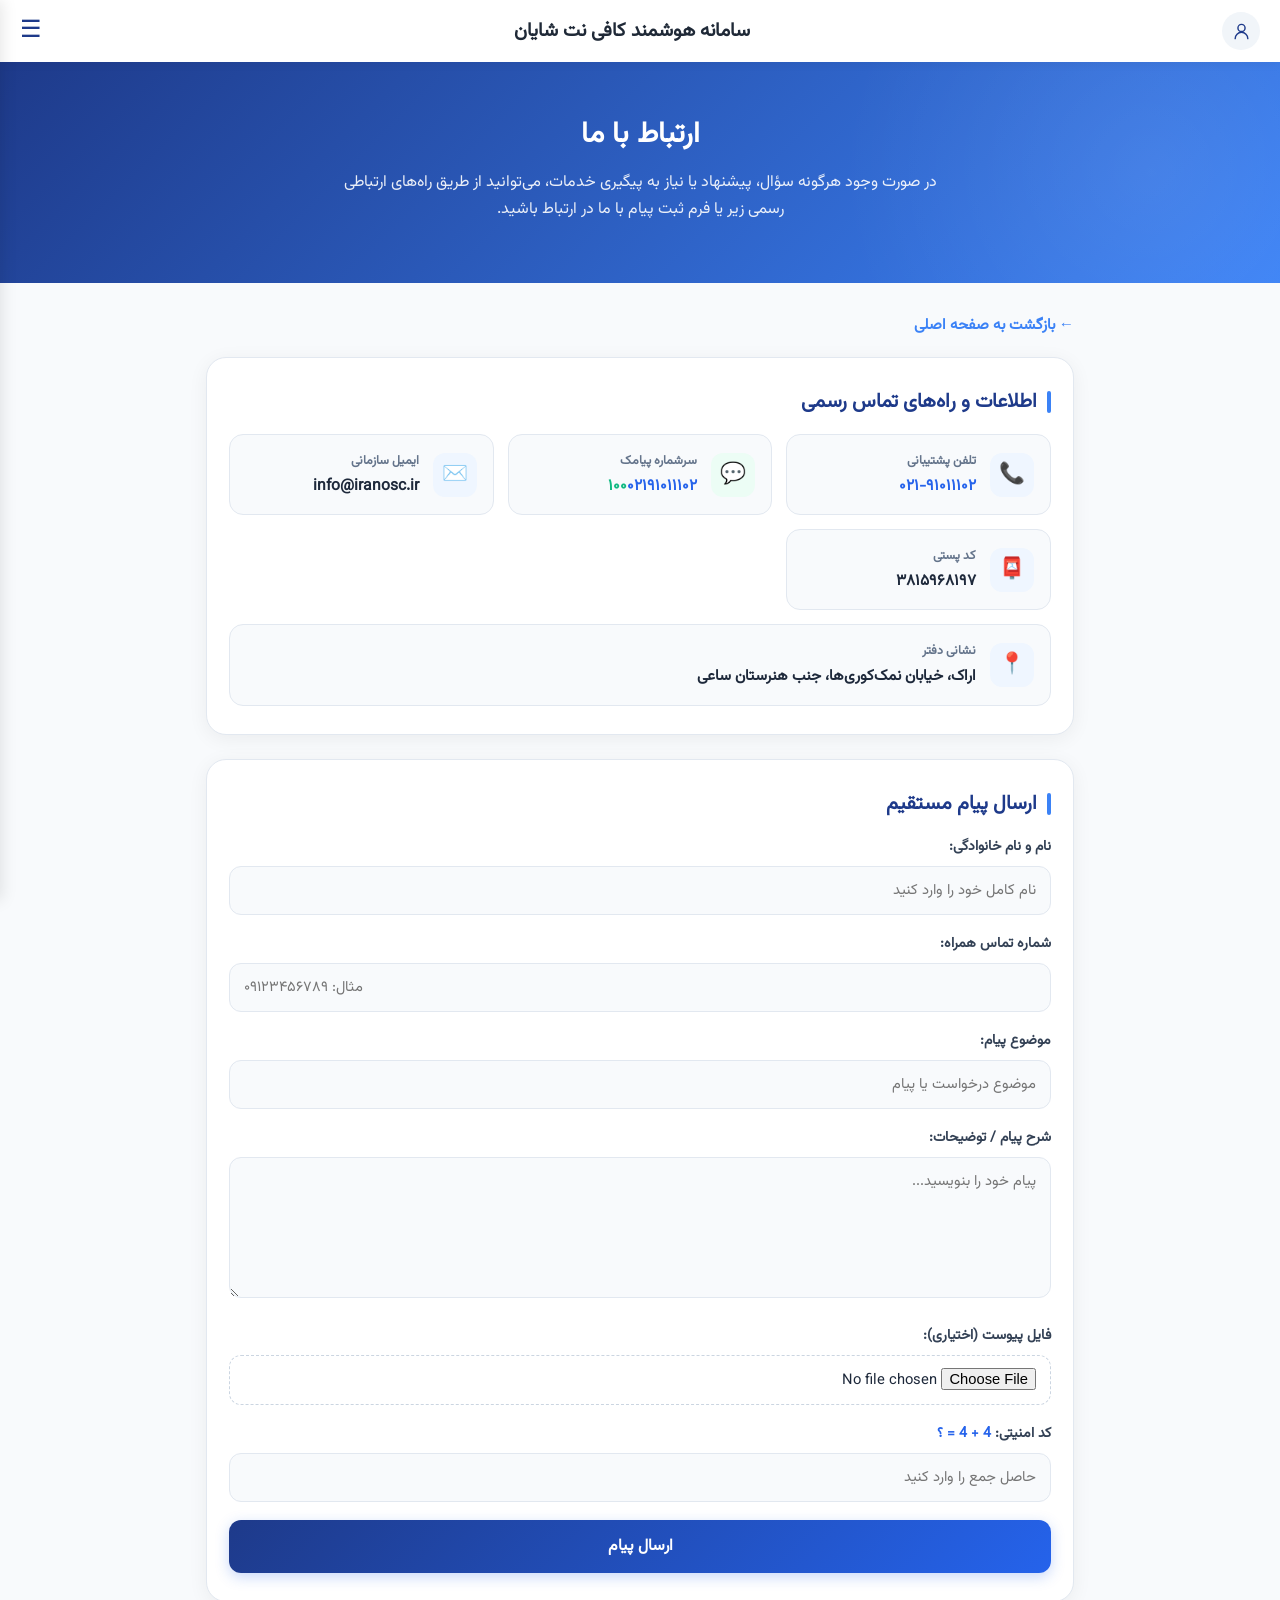
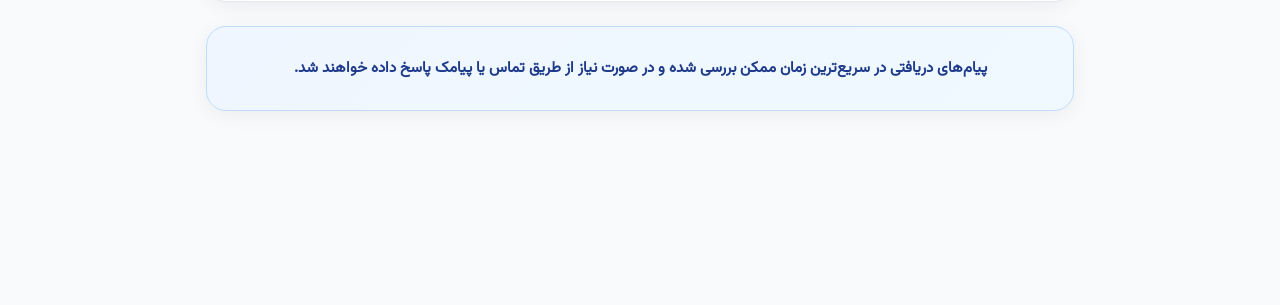
<file: contact.html>
<!DOCTYPE html>
<html lang="fa" dir="rtl">
<head>
  <meta charset="UTF-8">
  <meta name="viewport" content="width=device-width, initial-scale=1.0, maximum-scale=1.0, user-scalable=no">
  <title>ارتباط با ما | سامانه هوشمند کافی‌نت من</title>
  
  <!-- فراخوانی استایل اصلی از پوشه css -->
  <link rel="stylesheet" href="css/style.css">
  
  <!-- فراخوانی اسکریپت ساخت هدر و منوی بالا -->
  <script src="nav.js"></script>

  <style>
    .page-hero {
      background: linear-gradient(135deg, #1e3a8a 0%, #3b82f6 100%);
      color: white;
      padding: 50px 20px 60px;
      text-align: center;
      position: relative;
      overflow: hidden;
    }
    .page-hero::before {
      content: '';
      position: absolute;
      top: -50%;
      right: -20%;
      width: 60%;
      height: 200%;
      background: radial-gradient(circle, rgba(255,255,255,0.08) 0%, transparent 70%);
      pointer-events: none;
    }
    .page-hero h1 {
      font-size: 1.8rem;
      font-weight: 900;
      margin-bottom: 12px;
      position: relative;
    }
    .page-hero p {
      font-size: 1rem;
      opacity: 0.9;
      max-width: 600px;
      margin: 0 auto;
      line-height: 1.7;
      position: relative;
    }

    .content-section {
      max-width: 900px;
      margin: 0 auto;
      padding: 30px 16px 80px;
    }

    .back-link {
      display: inline-flex;
      align-items: center;
      gap: 6px;
      color: #3b82f6;
      font-weight: 600;
      text-decoration: none;
      margin-bottom: 20px;
      font-size: 0.95rem;
    }
    .back-link:hover { color: #1e3a8a; }

    .section-card {
      background: white;
      border-radius: 20px;
      padding: 28px 22px;
      margin-bottom: 24px;
      box-shadow: 0 4px 20px rgba(0,0,0,0.06);
      border: 1px solid #e2e8f0;
    }
    .section-card h2 {
      font-size: 1.25rem;
      color: #1e3a8a;
      margin-bottom: 16px;
      display: flex;
      align-items: center;
      gap: 10px;
    }
    .section-card h2::before {
      content: '';
      width: 4px;
      height: 22px;
      background: #3b82f6;
      border-radius: 2px;
    }

    /* باکس‌های اطلاعات تماس */
    .contact-grid {
      display: grid;
      grid-template-columns: repeat(auto-fit, minmax(210px, 1fr));
      gap: 14px;
      margin-top: 10px;
    }
    .contact-badge {
      background: #f8fafc;
      border: 1px solid #e2e8f0;
      border-radius: 14px;
      padding: 16px;
      display: flex;
      align-items: center;
      gap: 14px;
      transition: all 0.25s ease;
    }
    .contact-badge:hover {
      border-color: #bfdbfe;
      box-shadow: 0 6px 18px rgba(59,130,246,0.08);
      transform: translateY(-2px);
    }
    .contact-badge.full-width {
      grid-column: 1 / -1;
    }
    .badge-icon {
      width: 44px;
      height: 44px;
      border-radius: 12px;
      background: #eff6ff;
      color: #2563eb;
      display: flex;
      align-items: center;
      justify-content: center;
      font-size: 1.3rem;
      flex-shrink: 0;
    }
    .badge-info {
      display: flex;
      flex-direction: column;
      gap: 3px;
    }
    .badge-info .title {
      font-size: 0.78rem;
      color: #64748b;
      font-weight: 600;
    }
    .badge-info a, .badge-info span.value {
      font-size: 0.98rem;
      font-weight: 800;
      text-decoration: none;
      direction: ltr;
      text-align: right;
    }
    .badge-info .address-text {
      direction: rtl;
      font-size: 0.95rem;
      font-weight: 700;
      color: #1e293b;
      line-height: 1.6;
    }

    /* استایل رنگ‌بندی اعداد مشابه */
    .num-main {
      color: #2563eb; /* آبی هماهنگ با تلفن */
    }
    .num-prefix {
      color: #10b981; /* سبز */
      font-weight: 900;
    }

    /* فرم ارسال پیام */
    .form-row {
      margin-bottom: 18px;
    }
    .form-row label {
      display: block;
      font-size: 0.88rem;
      font-weight: 700;
      color: #334155;
      margin-bottom: 8px;
    }
    .form-row input, 
    .form-row textarea {
      width: 100%;
      padding: 12px 14px;
      border: 1px solid #e2e8f0;
      border-radius: 12px;
      background: #f8fafc;
      font-size: 0.92rem;
      color: #1e293b;
      outline: none;
      box-sizing: border-box;
      transition: all 0.2s;
    }
    .form-row input:focus, 
    .form-row textarea:focus {
      background: #ffffff;
      border-color: #3b82f6;
      box-shadow: 0 0 0 3px rgba(59,130,246,0.12);
    }
    .form-row input[type="file"] {
      background: #ffffff;
      border: 1px dashed #cbd5e1;
      cursor: pointer;
    }

    .btn-submit {
      width: 100%;
      background: linear-gradient(135deg, #1e3a8a 0%, #2563eb 100%);
      color: #ffffff;
      border: none;
      border-radius: 12px;
      padding: 14px;
      font-size: 1rem;
      font-weight: 800;
      cursor: pointer;
      box-shadow: 0 4px 14px rgba(37,99,235,0.25);
    }
    .btn-submit:hover {
      opacity: 0.95;
      box-shadow: 0 6px 18px rgba(37,99,235,0.35);
    }
  </style>
</head>
<body>
  <!-- هدر و منو به‌صورت خودکار توسط nav.js ساخته می‌شود -->

  <!-- هیرو -->
  <section class="page-hero">
    <h1>ارتباط با ما</h1>
    <p>در صورت وجود هرگونه سؤال، پیشنهاد یا نیاز به پیگیری خدمات، می‌توانید از طریق راه‌های ارتباطی رسمی زیر یا فرم ثبت پیام با ما در ارتباط باشید.</p>
  </section>

  <div class="content-section">
    <a href="index.html" class="back-link">← بازگشت به صفحه اصلی</a>

    <!-- مشخصات تماس -->
    <div class="section-card">
      <h2>اطلاعات و راه‌های تماس رسمی</h2>
      <div class="contact-grid">
        <!-- تلفن تماس -->
        <div class="contact-badge">
          <div class="badge-icon">📞</div>
          <div class="badge-info">
            <span class="title">تلفن پشتیبانی</span>
            <a href="tel:02191011102">
              <span class="num-main">۰۲۱-۹۱۰۱۱۱۰۲</span>
            </a>
          </div>
        </div>

        <!-- سامانه پیام کوتاه -->
        <div class="contact-badge">
          <div class="badge-icon" style="color: #10b981; background: #ecfdf5;">💬</div>
          <div class="badge-info">
            <span class="title">سرشماره پیامک</span>
            <span class="value">
              <span class="num-prefix">۱۰۰</span><span class="num-main">۰۲۱۹۱۰۱۱۱۰۲</span>
            </span>
          </div>
        </div>

        <!-- ایمیل -->
        <div class="contact-badge">
          <div class="badge-icon">✉️</div>
          <div class="badge-info">
            <span class="title">ایمیل سازمانی</span>
            <a href="mailto:info@iranosc.ir" style="color: #1e293b;">info@iranosc.ir</a>
          </div>
        </div>

        <!-- کد پستی -->
        <div class="contact-badge">
          <div class="badge-icon">📮</div>
          <div class="badge-info">
            <span class="title">کد پستی</span>
            <span class="value" style="color: #1e293b;">۳۸۱۵۹۶۸۱۹۷</span>
          </div>
        </div>

        <!-- نشانی حضوری -->
        <div class="contact-badge full-width">
          <div class="badge-icon">📍</div>
          <div class="badge-info">
            <span class="title">نشانی دفتر</span>
            <span class="address-text">اراک، خیابان نمک‌کوری‌ها، جنب هنرستان ساعی</span>
          </div>
        </div>
      </div>
    </div>

    <!-- فرم ارسال پیام -->
    <div class="section-card">
      <h2>ارسال پیام مستقیم</h2>

      <form id="contactForm" action="https://formsubmit.co/iranoscir@gmail.com" method="POST" enctype="multipart/form-data">
        <input type="hidden" name="_captcha" value="false">
        <input type="hidden" name="_template" value="table">
        
        <div class="form-row">
          <label for="fullName">نام و نام خانوادگی:</label>
          <input type="text" id="fullName" name="نام و نام خانوادگی" required placeholder="نام کامل خود را وارد کنید">
        </div>

        <div class="form-row">
          <label for="phoneNumber">شماره تماس همراه:</label>
          <input type="tel" id="phoneNumber" name="شماره تماس" required placeholder="مثال: ۰۹۱۲۳۴۵۶۷۸۹">
        </div>

        <div class="form-row">
          <label for="subject">موضوع پیام:</label>
          <input type="text" id="subject" name="موضوع" required placeholder="موضوع درخواست یا پیام">
        </div>

        <div class="form-row">
          <label for="description">شرح پیام / توضیحات:</label>
          <textarea id="description" name="توضیحات" rows="5" required placeholder="پیام خود را بنویسید..."></textarea>
        </div>

        <div class="form-row">
          <label for="attachment">فایل پیوست (اختیاری):</label>
          <input type="file" id="attachment" name="attachment">
        </div>

        <div class="form-row">
          <label>کد امنیتی: <span id="captchaQuestion" style="color: #2563eb; font-weight: 800;"></span></label>
          <input type="number" id="captchaAnswer" required placeholder="حاصل جمع را وارد کنید" inputmode="numeric">
        </div>

        <button type="submit" class="btn-submit" id="submitBtn">ارسال پیام</button>
      </form>
    </div>

    <!-- باکس پایانی -->
    <div class="section-card" style="background: linear-gradient(135deg, #eff6ff, #f0f9ff); border-color:#bfdbfe;">
      <p style="margin:0; text-align:center; font-weight:600; color:#1e3a8a; font-size:0.95rem; line-height: 1.8;">
        پیام‌های دریافتی در سریع‌ترین زمان ممکن بررسی شده و در صورت نیاز از طریق تماس یا پیامک پاسخ داده خواهند شد.
      </p>
    </div>
  </div>

  <script>
    let captchaResult = 0;

    function initCaptcha() {
      const num1 = Math.floor(Math.random() * 8) + 2;
      const num2 = Math.floor(Math.random() * 8) + 2;
      captchaResult = num1 + num2;
      
      const qEl = document.getElementById('captchaQuestion');
      if (qEl) qEl.innerText = `${num1} + ${num2} = ؟`;
      
      const aEl = document.getElementById('captchaAnswer');
      if (aEl) aEl.value = '';
    }

    document.addEventListener('DOMContentLoaded', () => {
      initCaptcha();

      const form = document.getElementById('contactForm');
      if (form) {
        form.addEventListener('submit', (e) => {
          const userAnswer = parseInt(document.getElementById('captchaAnswer').value, 10);
          
          if (userAnswer !== captchaResult) {
            e.preventDefault();
            alert('کد امنیتی اشتباه است. لطفاً حاصل جمع را مجدداً وارد نمایید.');
            initCaptcha();
            return;
          }

          const btn = document.getElementById('submitBtn');
          btn.innerText = 'در حال ارسال...';
          btn.disabled = true;
        });
      }
    });
  </script>
</body>
</html>
</file>
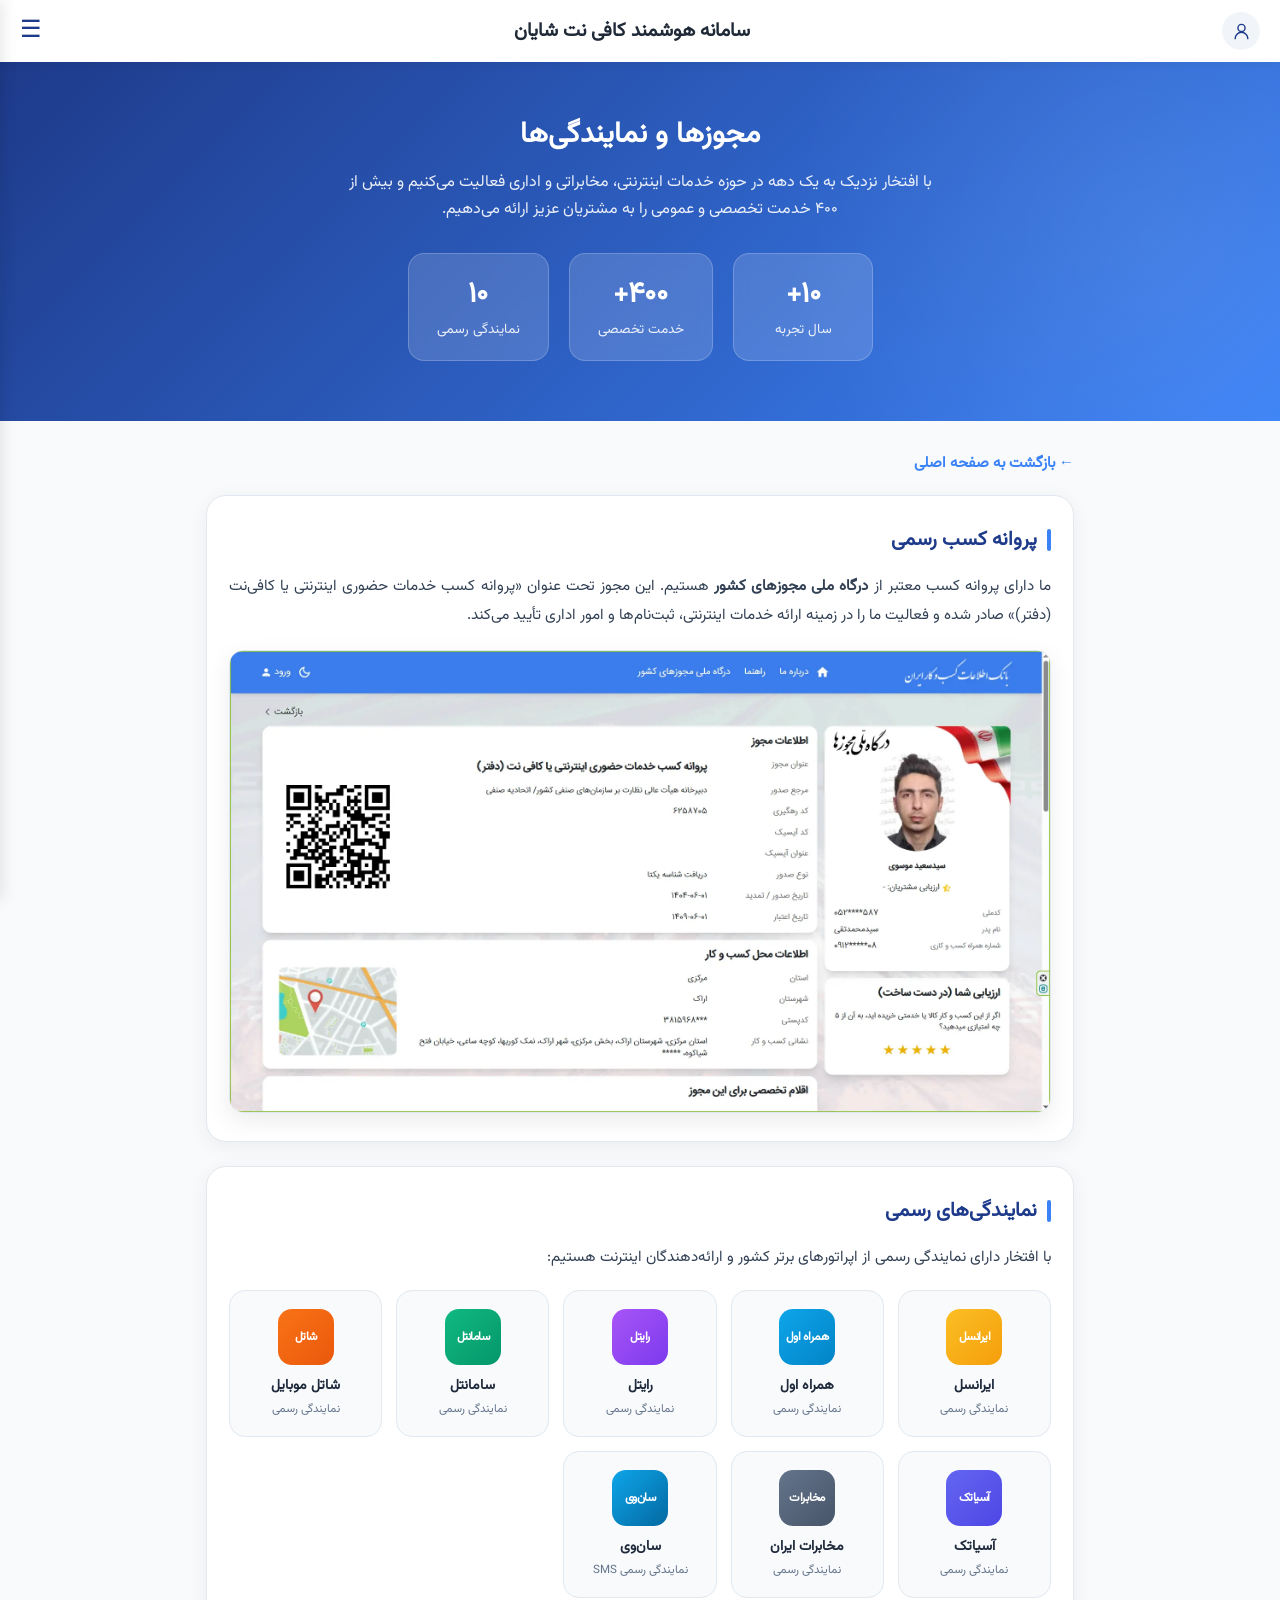
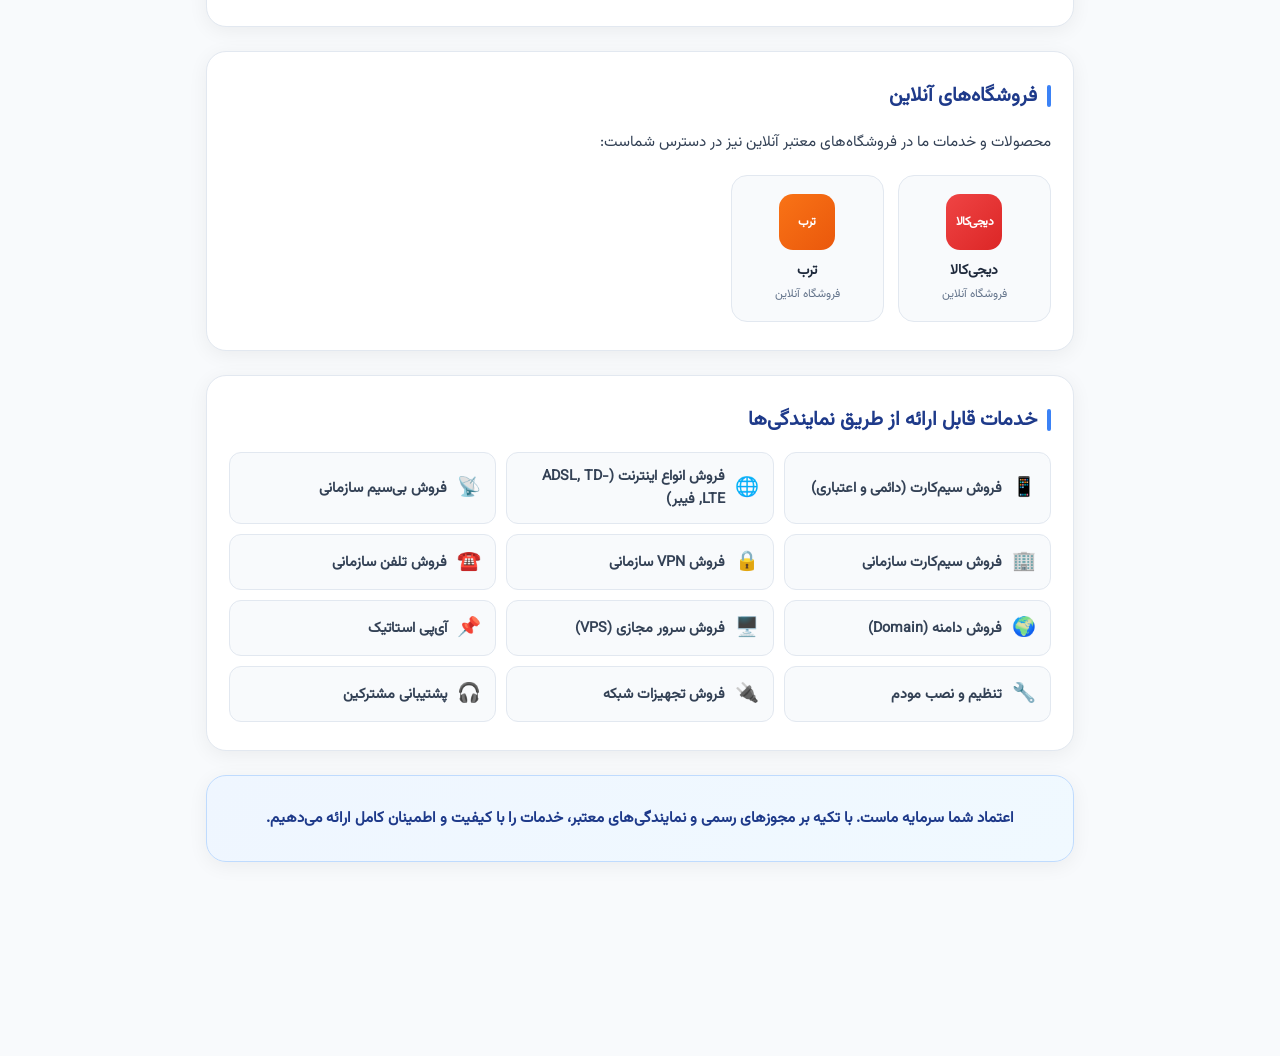
<file: licenses.html>
<!DOCTYPE html>
<html lang="fa" dir="rtl">
<head>
  <meta charset="UTF-8">
  <meta name="viewport" content="width=device-width, initial-scale=1.0, maximum-scale=1.0, user-scalable=no">
  <title>مجوزها و نمایندگی‌ها | سامانه هوشمند کافی‌نت من</title>
  
  <!-- فراخوانی استایل اصلی از پوشه css -->
  <link rel="stylesheet" href="css/style.css">
  
  <!-- فراخوانی اسکریپت ساخت منوی بالا -->
  <script src="nav.js"></script>

  <style>
    .page-hero {
      background: linear-gradient(135deg, #1e3a8a 0%, #3b82f6 100%);
      color: white;
      padding: 50px 20px 60px;
      text-align: center;
      position: relative;
      overflow: hidden;
    }
    .page-hero::before {
      content: '';
      position: absolute;
      top: -50%;
      right: -20%;
      width: 60%;
      height: 200%;
      background: radial-gradient(circle, rgba(255,255,255,0.08) 0%, transparent 70%);
      pointer-events: none;
    }
    .page-hero h1 {
      font-size: 1.8rem;
      font-weight: 900;
      margin-bottom: 12px;
      position: relative;
    }
    .page-hero p {
      font-size: 1rem;
      opacity: 0.9;
      max-width: 600px;
      margin: 0 auto;
      line-height: 1.7;
      position: relative;
    }
    .stats-row {
      display: flex;
      justify-content: center;
      gap: 20px;
      margin-top: 30px;
      flex-wrap: wrap;
      position: relative;
    }
    .stat-box {
      background: rgba(255,255,255,0.15);
      backdrop-filter: blur(8px);
      border-radius: 16px;
      padding: 18px 28px;
      min-width: 140px;
      border: 1px solid rgba(255,255,255,0.2);
    }
    .stat-box .num {
      font-size: 1.8rem;
      font-weight: 900;
      display: block;
    }
    .stat-box .label {
      font-size: 0.85rem;
      opacity: 0.9;
    }

    .content-section {
      max-width: 900px;
      margin: 0 auto;
      padding: 30px 16px 80px;
    }

    .section-card {
      background: white;
      border-radius: 20px;
      padding: 28px 22px;
      margin-bottom: 24px;
      box-shadow: 0 4px 20px rgba(0,0,0,0.06);
      border: 1px solid #e2e8f0;
    }
    .section-card h2 {
      font-size: 1.25rem;
      color: #1e3a8a;
      margin-bottom: 16px;
      display: flex;
      align-items: center;
      gap: 10px;
    }
    .section-card h2::before {
      content: '';
      width: 4px;
      height: 22px;
      background: #3b82f6;
      border-radius: 2px;
    }

    .about-text {
      font-size: 0.95rem;
      line-height: 1.9;
      color: #334155;
      text-align: justify;
    }

    /* License image */
    .license-img-wrap {
      margin-top: 20px;
      border-radius: 14px;
      overflow: hidden;
      border: 1px solid #e2e8f0;
      box-shadow: 0 8px 25px rgba(0,0,0,0.08);
    }
    .license-img-wrap img {
      width: 100%;
      display: block;
    }

    /* Agencies grid */
    .agencies-grid {
      display: grid;
      grid-template-columns: repeat(auto-fill, minmax(140px, 1fr));
      gap: 14px;
      margin-top: 18px;
    }
    .agency-card {
      background: #f8fafc;
      border: 1px solid #e2e8f0;
      border-radius: 16px;
      padding: 18px 12px;
      text-align: center;
      transition: all 0.25s ease;
      cursor: default;
    }
    .agency-card:hover {
      transform: translateY(-4px);
      box-shadow: 0 10px 25px rgba(59,130,246,0.12);
      border-color: #bfdbfe;
    }
    .agency-logo {
      width: 56px;
      height: 56px;
      border-radius: 14px;
      margin: 0 auto 10px;
      display: flex;
      align-items: center;
      justify-content: center;
      font-weight: 800;
      font-size: 0.75rem;
      color: white;
      letter-spacing: -0.5px;
    }
    .agency-name {
      font-size: 0.88rem;
      font-weight: 700;
      color: #1e293b;
    }
    .agency-type {
      font-size: 0.72rem;
      color: #64748b;
      margin-top: 3px;
    }

    /* Colors for agencies */
    .c-irancell { background: linear-gradient(135deg, #fbbf24, #f59e0b); }
    .c-mci { background: linear-gradient(135deg, #0ea5e9, #0284c7); }
    .c-rightel { background: linear-gradient(135deg, #a855f7, #7c3aed); }
    .c-samantel { background: linear-gradient(135deg, #10b981, #059669); }
    .c-shatel { background: linear-gradient(135deg, #f97316, #ea580c); }
    .c-asiatech { background: linear-gradient(135deg, #6366f1, #4f46e5); }
    .c-mokhaberat { background: linear-gradient(135deg, #64748b, #475569); }
    .c-sunway { background: linear-gradient(135deg, #0ea5e9, #0369a1); }
    .c-digikala { background: linear-gradient(135deg, #ef4444, #dc2626); }
    .c-torob { background: linear-gradient(135deg, #f97316, #ea580c); }

    /* Services list */
    .services-list {
      display: grid;
      grid-template-columns: repeat(auto-fill, minmax(240px, 1fr));
      gap: 10px;
      margin-top: 16px;
    }
    .service-item {
      display: flex;
      align-items: center;
      gap: 10px;
      background: #f8fafc;
      padding: 12px 14px;
      border-radius: 12px;
      font-size: 0.9rem;
      font-weight: 600;
      color: #334155;
      border: 1px solid #e2e8f0;
    }
    .service-item span.icon {
      font-size: 1.2rem;
    }

    .back-link {
      display: inline-flex;
      align-items: center;
      gap: 6px;
      color: #3b82f6;
      font-weight: 600;
      text-decoration: none;
      margin-bottom: 20px;
      font-size: 0.95rem;
    }
    .back-link:hover { color: #1e3a8a; }
  </style>
</head>
<body>
  <!-- هدر و منو به‌صورت خودکار توسط nav.js لود و در بالای صفحه ساخته می‌شود -->

  <!-- هیرو -->
  <section class="page-hero">
    <h1>مجوزها و نمایندگی‌ها</h1>
    <p>با افتخار نزدیک به یک دهه در حوزه خدمات اینترنتی، مخابراتی و اداری فعالیت می‌کنیم و بیش از ۴۰۰ خدمت تخصصی و عمومی را به مشتریان عزیز ارائه می‌دهیم.</p>
    <div class="stats-row">
      <div class="stat-box">
        <span class="num">۱۰+</span>
        <span class="label">سال تجربه</span>
      </div>
      <div class="stat-box">
        <span class="num">۴۰۰+</span>
        <span class="label">خدمت تخصصی</span>
      </div>
      <div class="stat-box">
        <span class="num">۱۰</span>
        <span class="label">نمایندگی رسمی</span>
      </div>
    </div>
  </section>

  <div class="content-section">
    <a href="/" class="back-link">← بازگشت به صفحه اصلی</a>

    <!-- مجوز کسب -->
    <div class="section-card">
      <h2>پروانه کسب رسمی</h2>
      <p class="about-text">
        ما دارای پروانه کسب معتبر از <strong>درگاه ملی مجوزهای کشور</strong> هستیم. این مجوز تحت عنوان 
        «پروانه کسب خدمات حضوری اینترنتی یا کافی‌نت (دفتر)» صادر شده و فعالیت ما را در زمینه ارائه خدمات اینترنتی، ثبت‌نام‌ها و امور اداری تأیید می‌کند.
      </p>
      <div class="license-img-wrap">
        <!-- تصویر مجوز کسب با نام javaz.jpg قرار داده شده است -->
        <img src="data/javaz.webp" alt="پروانه کسب خدمات حضوری اینترنتی یا کافی‌نت" onerror="this.style.display='none'; this.nextElementSibling.style.display='block';">
        <div style="display:none; padding:40px; text-align:center; color:#94a3b8; background:#f8fafc;">
        جهت مشاهده مجوز فعالیت کافی نت به لینک https://qr.mojavez.ir/track/6258705 مراجعه بفرمایید
        </div>
      </div>
    </div>

    <!-- نمایندگی‌ها -->
    <div class="section-card">
      <h2>نمایندگی‌های رسمی</h2>
      <p class="about-text" style="margin-bottom:8px;">
        با افتخار دارای نمایندگی رسمی از اپراتورهای برتر کشور و ارائه‌دهندگان اینترنت هستیم:
      </p>
      <div class="agencies-grid">
        <div class="agency-card">
          <div class="agency-logo c-irancell">ایرانسل</div>
          <div class="agency-name">ایرانسل</div>
          <div class="agency-type">نمایندگی رسمی</div>
        </div>
        <div class="agency-card">
          <div class="agency-logo c-mci">همراه اول</div>
          <div class="agency-name">همراه اول</div>
          <div class="agency-type">نمایندگی رسمی</div>
        </div>
        <div class="agency-card">
          <div class="agency-logo c-rightel">رایتل</div>
          <div class="agency-name">رایتل</div>
          <div class="agency-type">نمایندگی رسمی</div>
        </div>
        <div class="agency-card">
          <div class="agency-logo c-samantel">سامانتل</div>
          <div class="agency-name">سامانتل</div>
          <div class="agency-type">نمایندگی رسمی</div>
        </div>
        <div class="agency-card">
          <div class="agency-logo c-shatel">شاتل</div>
          <div class="agency-name">شاتل موبایل</div>
          <div class="agency-type">نمایندگی رسمی</div>
        </div>
        <div class="agency-card">
          <div class="agency-logo c-asiatech">آسیاتک</div>
          <div class="agency-name">آسیاتک</div>
          <div class="agency-type">نمایندگی رسمی</div>
        </div>
        <div class="agency-card">
          <div class="agency-logo c-mokhaberat">مخابرات</div>
          <div class="agency-name">مخابرات ایران</div>
          <div class="agency-type">نمایندگی رسمی</div>
        </div>
        <div class="agency-card">
          <div class="agency-logo c-sunway">سان‌وی</div>
          <div class="agency-name">سان‌وی</div>
          <div class="agency-type">نمایندگی رسمی SMS</div>
        </div>
      </div>
    </div>

    <!-- فروشگاه‌های آنلاین -->
    <div class="section-card">
      <h2>فروشگاه‌های آنلاین</h2>
      <p class="about-text" style="margin-bottom:8px;">
        محصولات و خدمات ما در فروشگاه‌های معتبر آنلاین نیز در دسترس شماست:
      </p>
      <div class="agencies-grid">
        <div class="agency-card">
          <div class="agency-logo c-digikala">دیجی‌کالا</div>
          <div class="agency-name">دیجی‌کالا</div>
          <div class="agency-type">فروشگاه آنلاین</div>
        </div>
        <div class="agency-card">
          <div class="agency-logo c-torob">ترب</div>
          <div class="agency-name">ترب</div>
          <div class="agency-type">فروشگاه آنلاین</div>
        </div>
      </div>
    </div>

    <!-- خدمات نمایندگی -->
    <div class="section-card">
      <h2>خدمات قابل ارائه از طریق نمایندگی‌ها</h2>
      <div class="services-list">
        <div class="service-item"><span class="icon">📱</span> فروش سیم‌کارت (دائمی و اعتباری)</div>
        <div class="service-item"><span class="icon">🌐</span> فروش انواع اینترنت (ADSL, TD-LTE, فیبر)</div>
        <div class="service-item"><span class="icon">📡</span> فروش بی‌سیم سازمانی</div>
        <div class="service-item"><span class="icon">🏢</span> فروش سیم‌کارت سازمانی</div>
        <div class="service-item"><span class="icon">🔒</span> فروش VPN سازمانی</div>
        <div class="service-item"><span class="icon">☎️</span> فروش تلفن سازمانی</div>
        <div class="service-item"><span class="icon">🌍</span> فروش دامنه (Domain)</div>
        <div class="service-item"><span class="icon">🖥️</span> فروش سرور مجازی (VPS)</div>
        <div class="service-item"><span class="icon">📌</span> آی‌پی استاتیک</div>
        <div class="service-item"><span class="icon">🔧</span> تنظیم و نصب مودم</div>
        <div class="service-item"><span class="icon">🔌</span> فروش تجهیزات شبکه</div>
        <div class="service-item"><span class="icon">🎧</span> پشتیبانی مشترکین</div>
      </div>
    </div>

    <!-- متن پایانی -->
    <div class="section-card" style="background: linear-gradient(135deg, #eff6ff, #f0f9ff); border-color:#bfdbfe;">
      <p class="about-text" style="margin:0; text-align:center; font-weight:600; color:#1e3a8a;">
        اعتماد شما سرمایه ماست. با تکیه بر مجوزهای رسمی و نمایندگی‌های معتبر، خدمات را با کیفیت و اطمینان کامل ارائه می‌دهیم.
      </p>
    </div>
  </div>

</body>
</html>
</file>
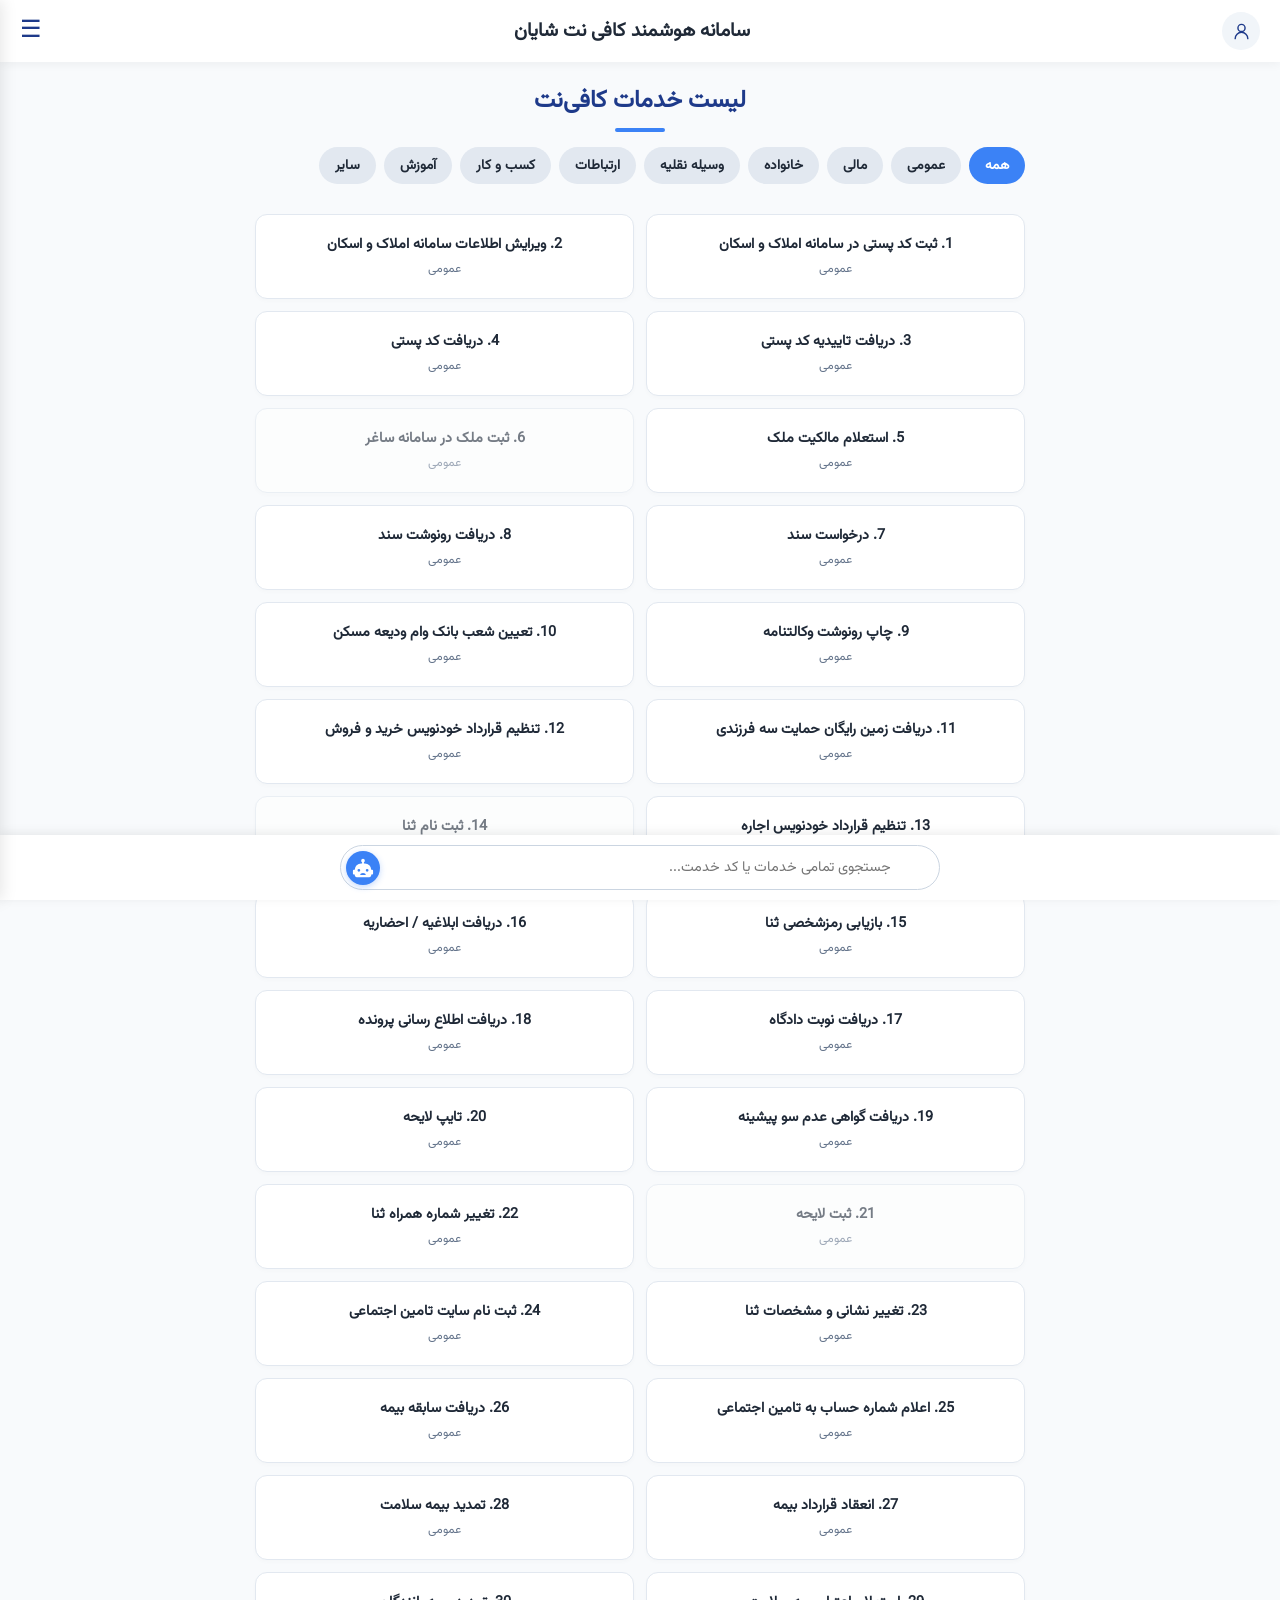
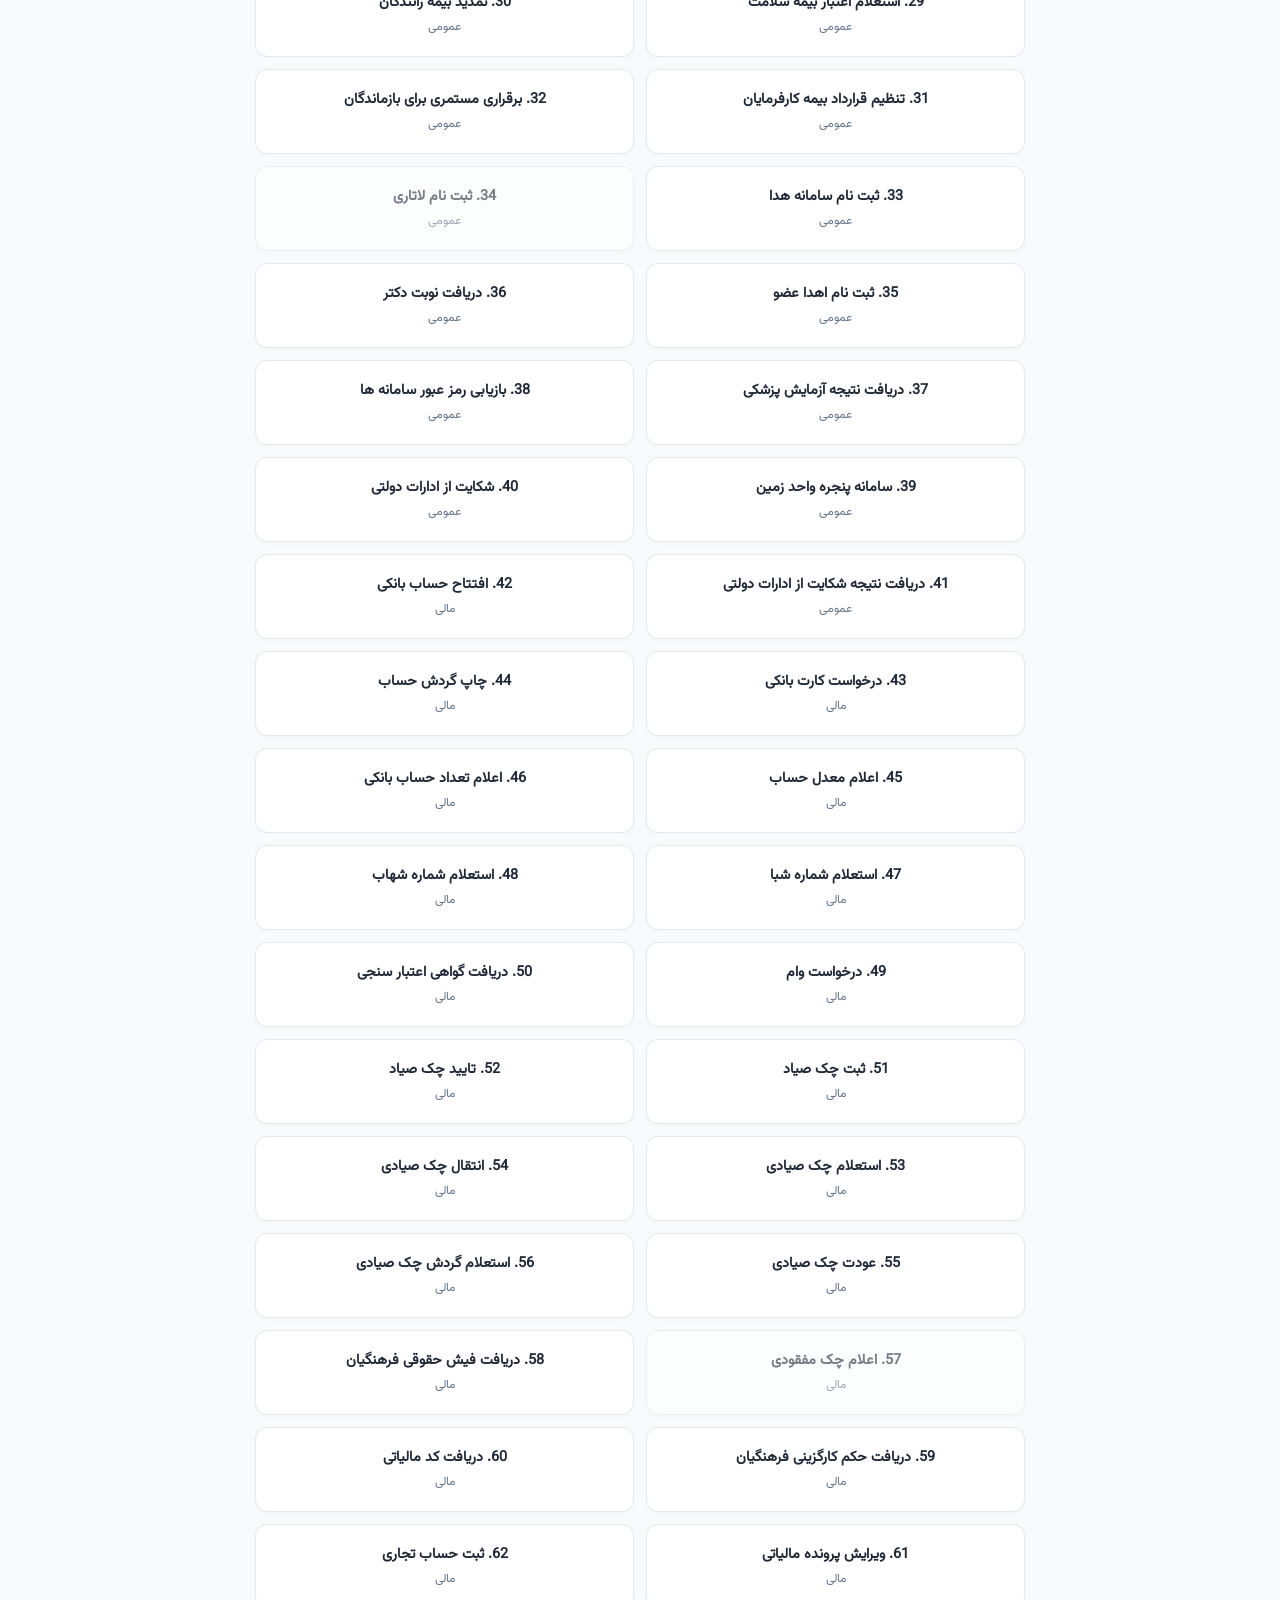
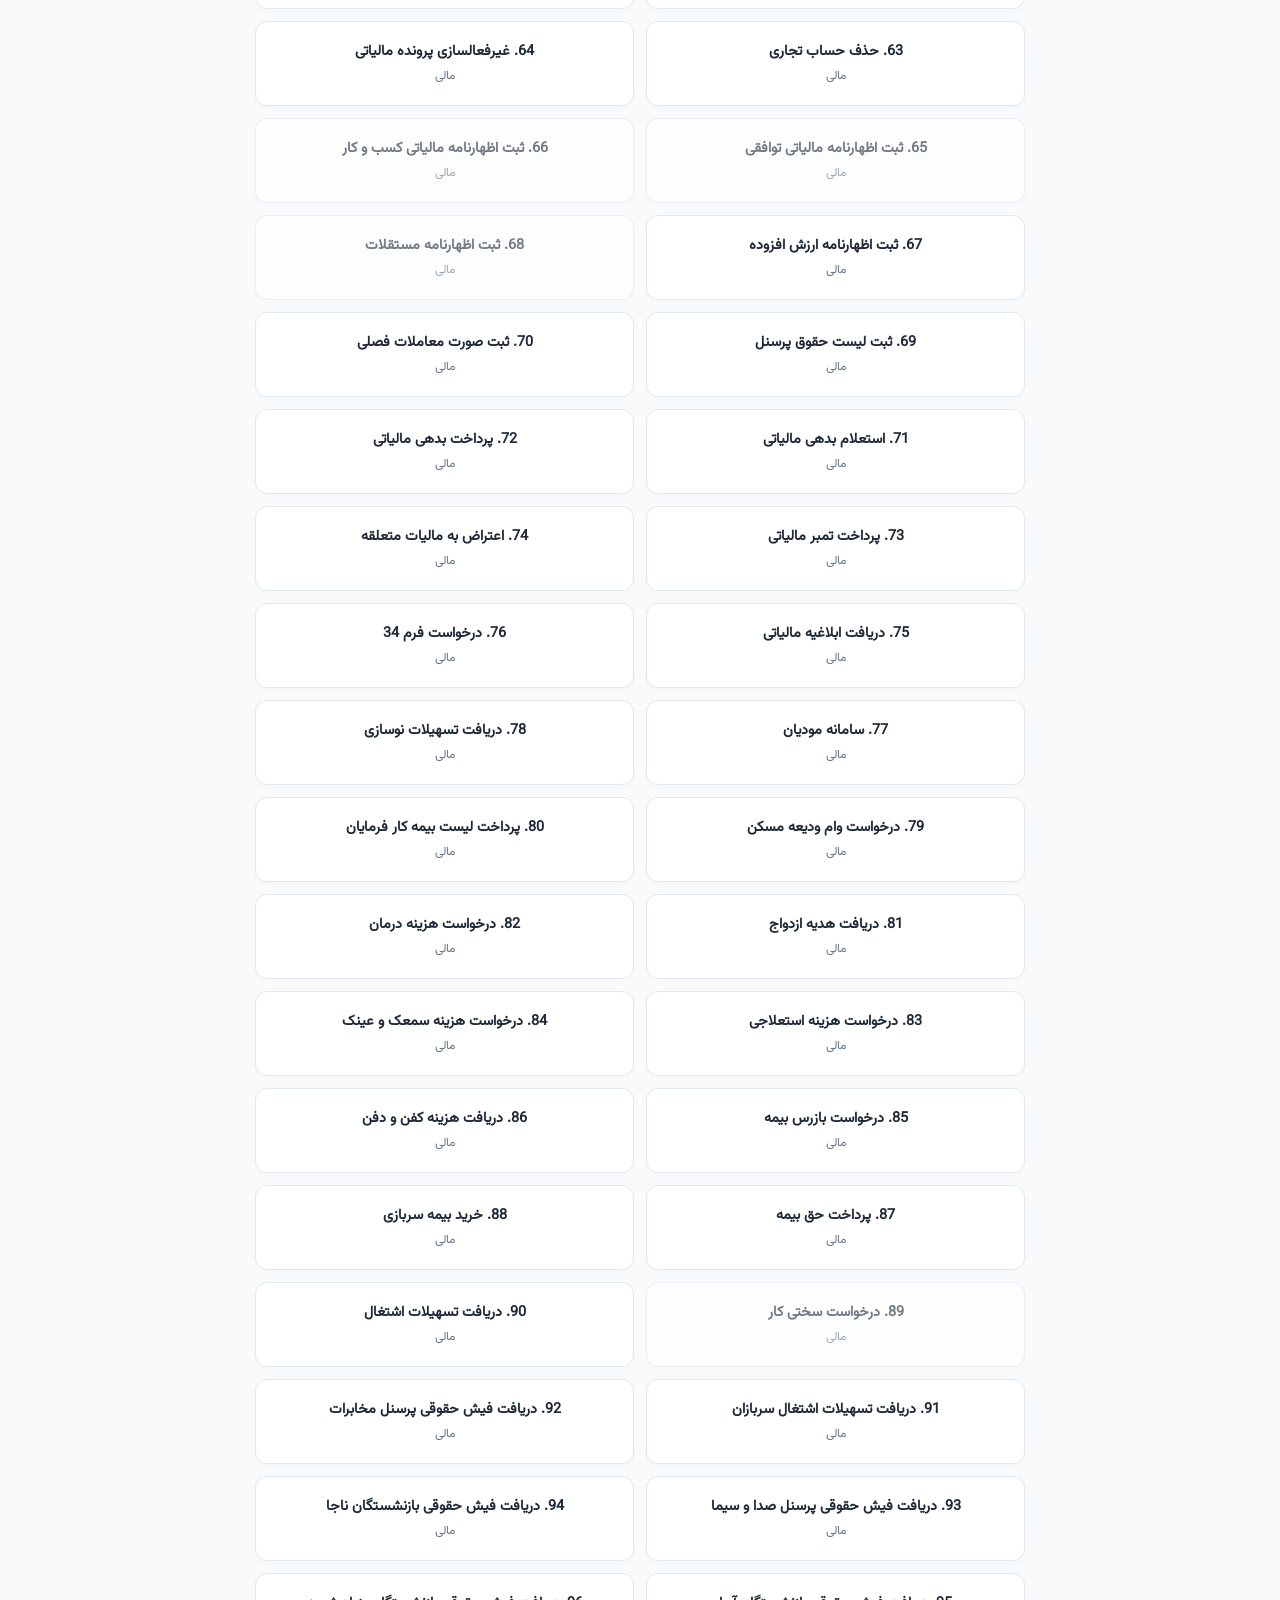
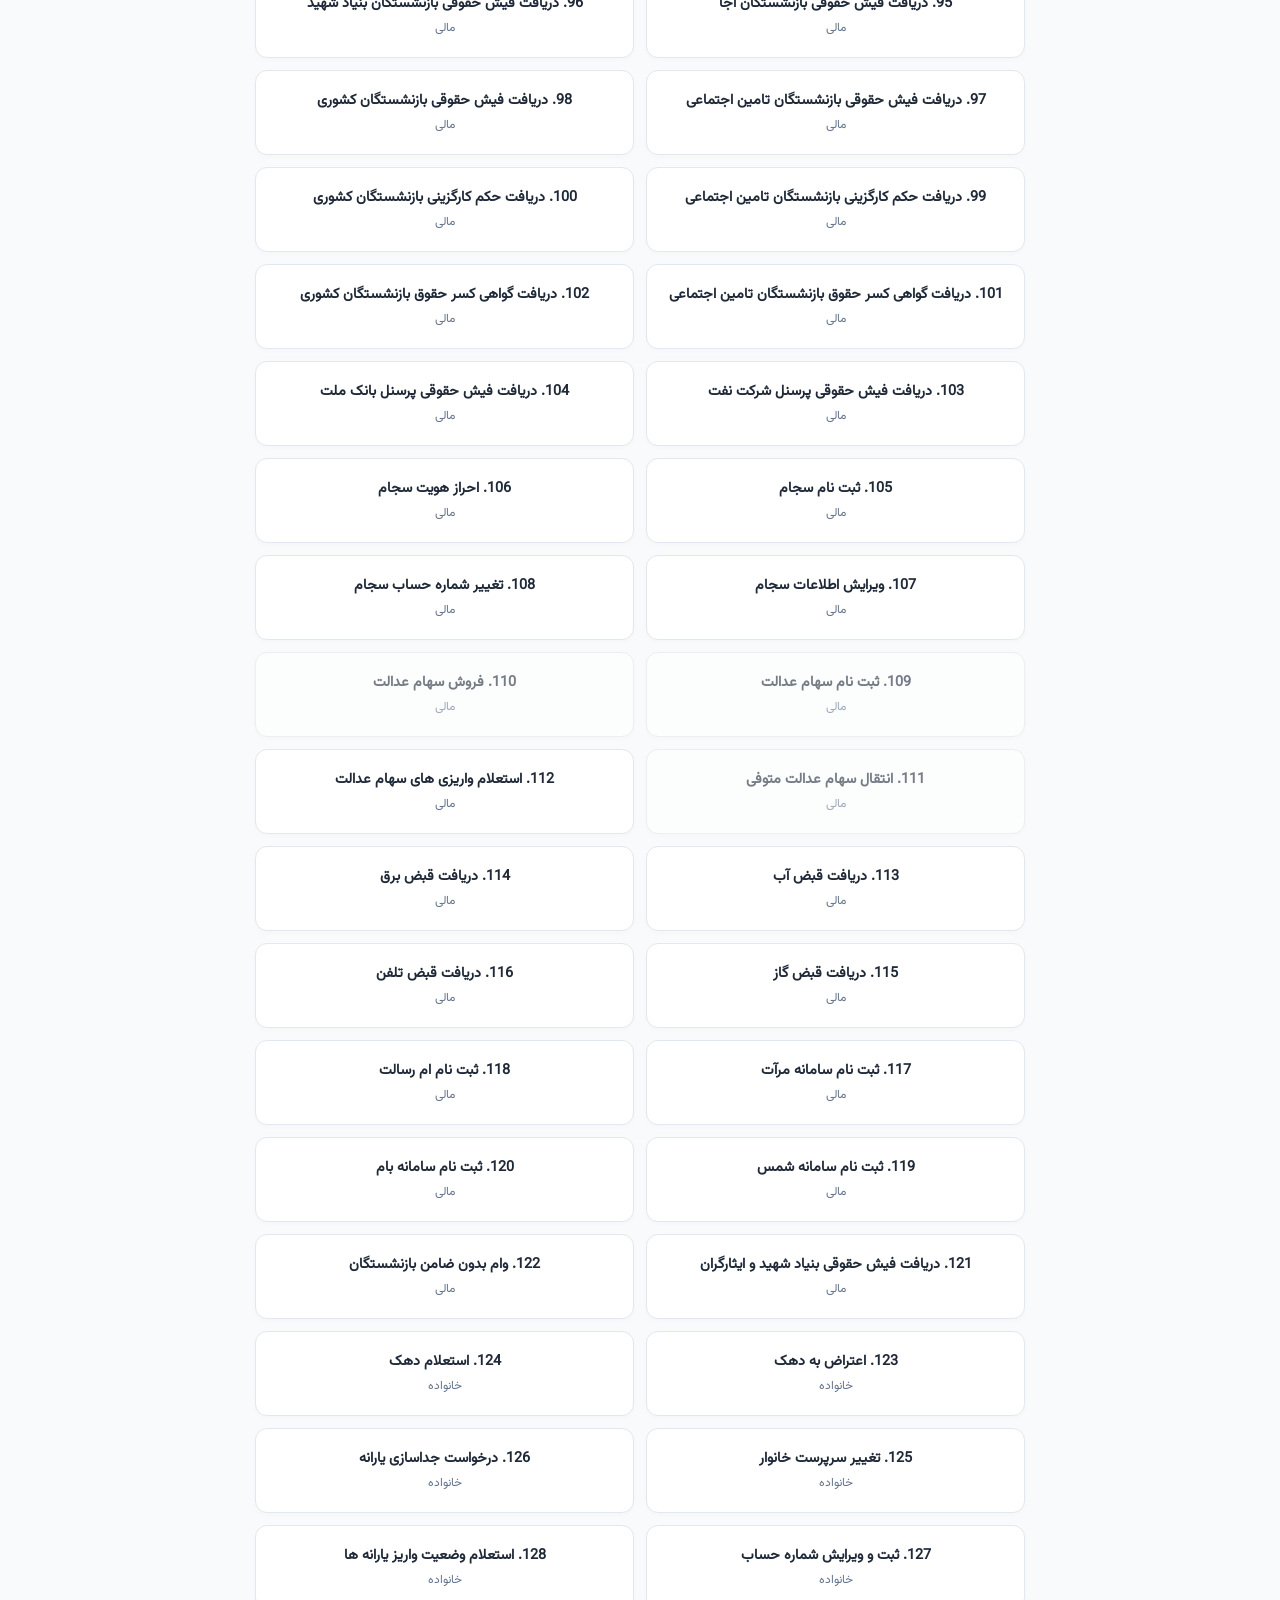
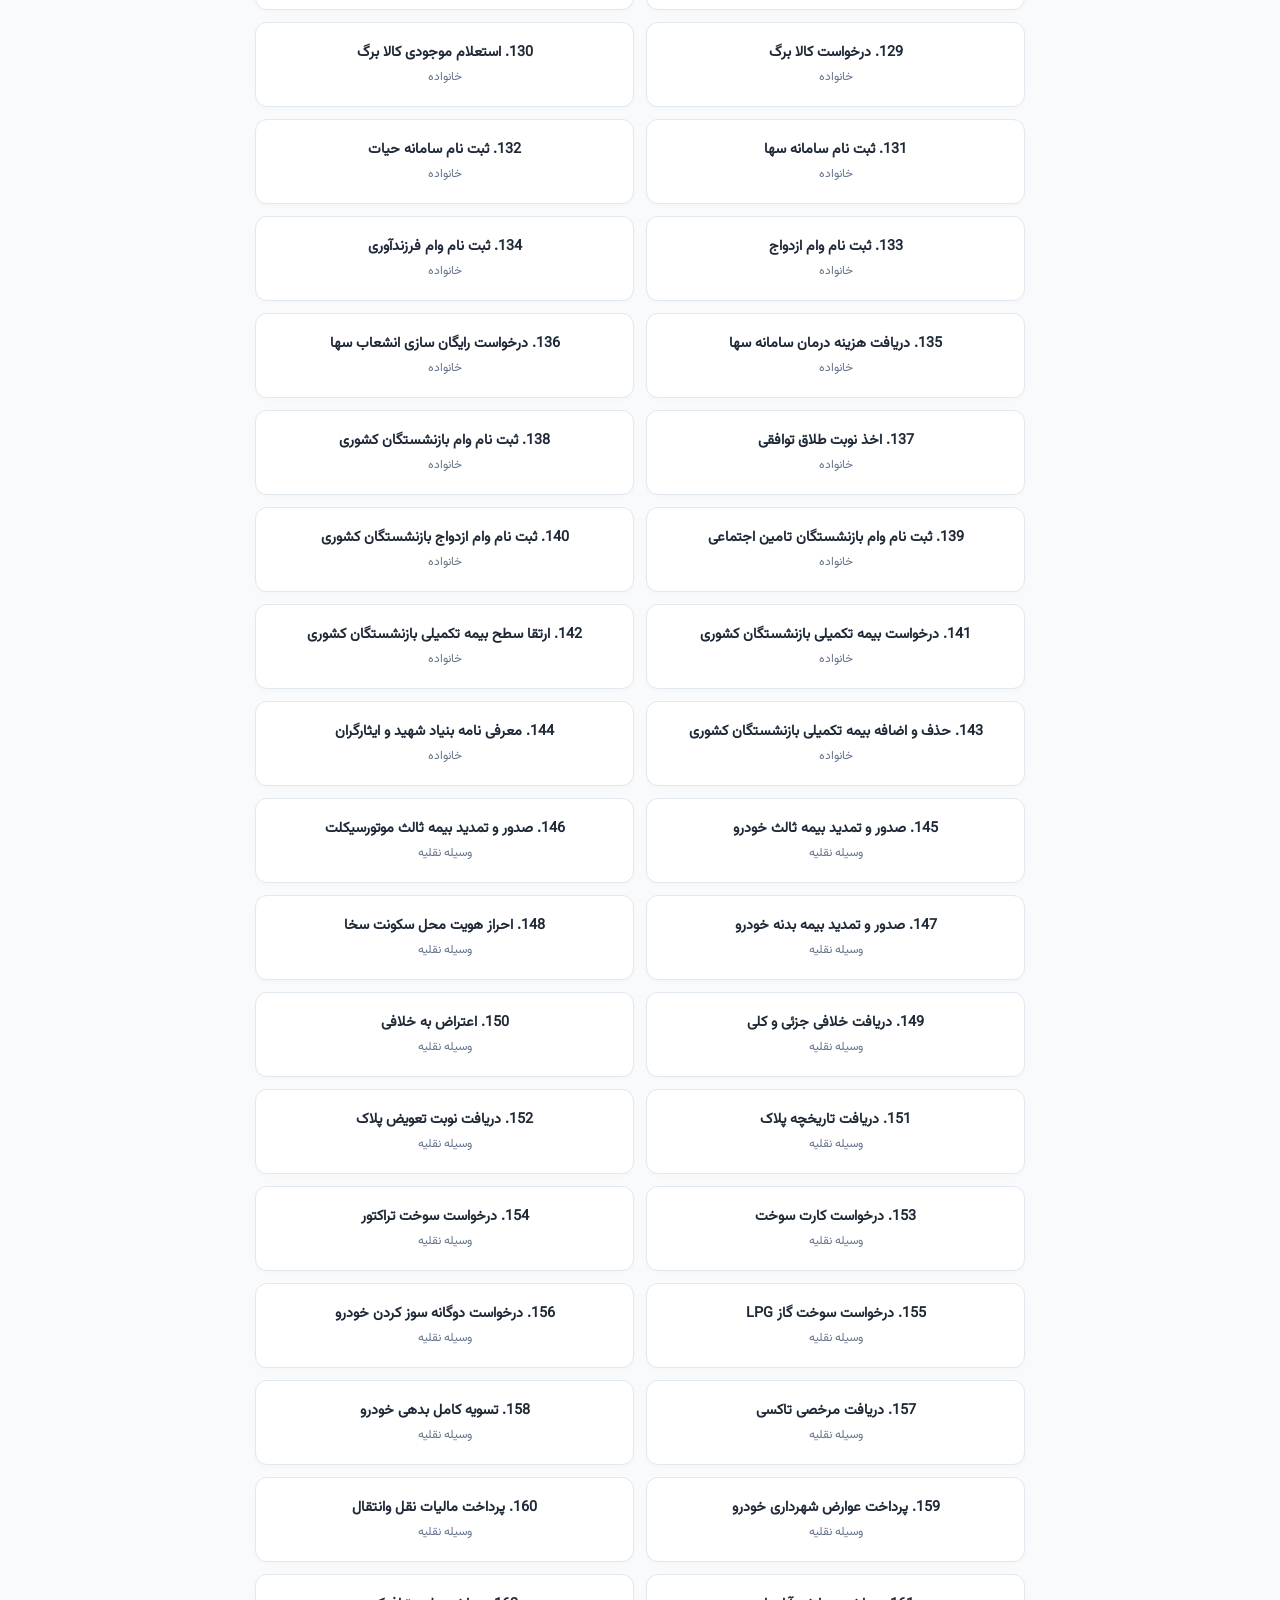
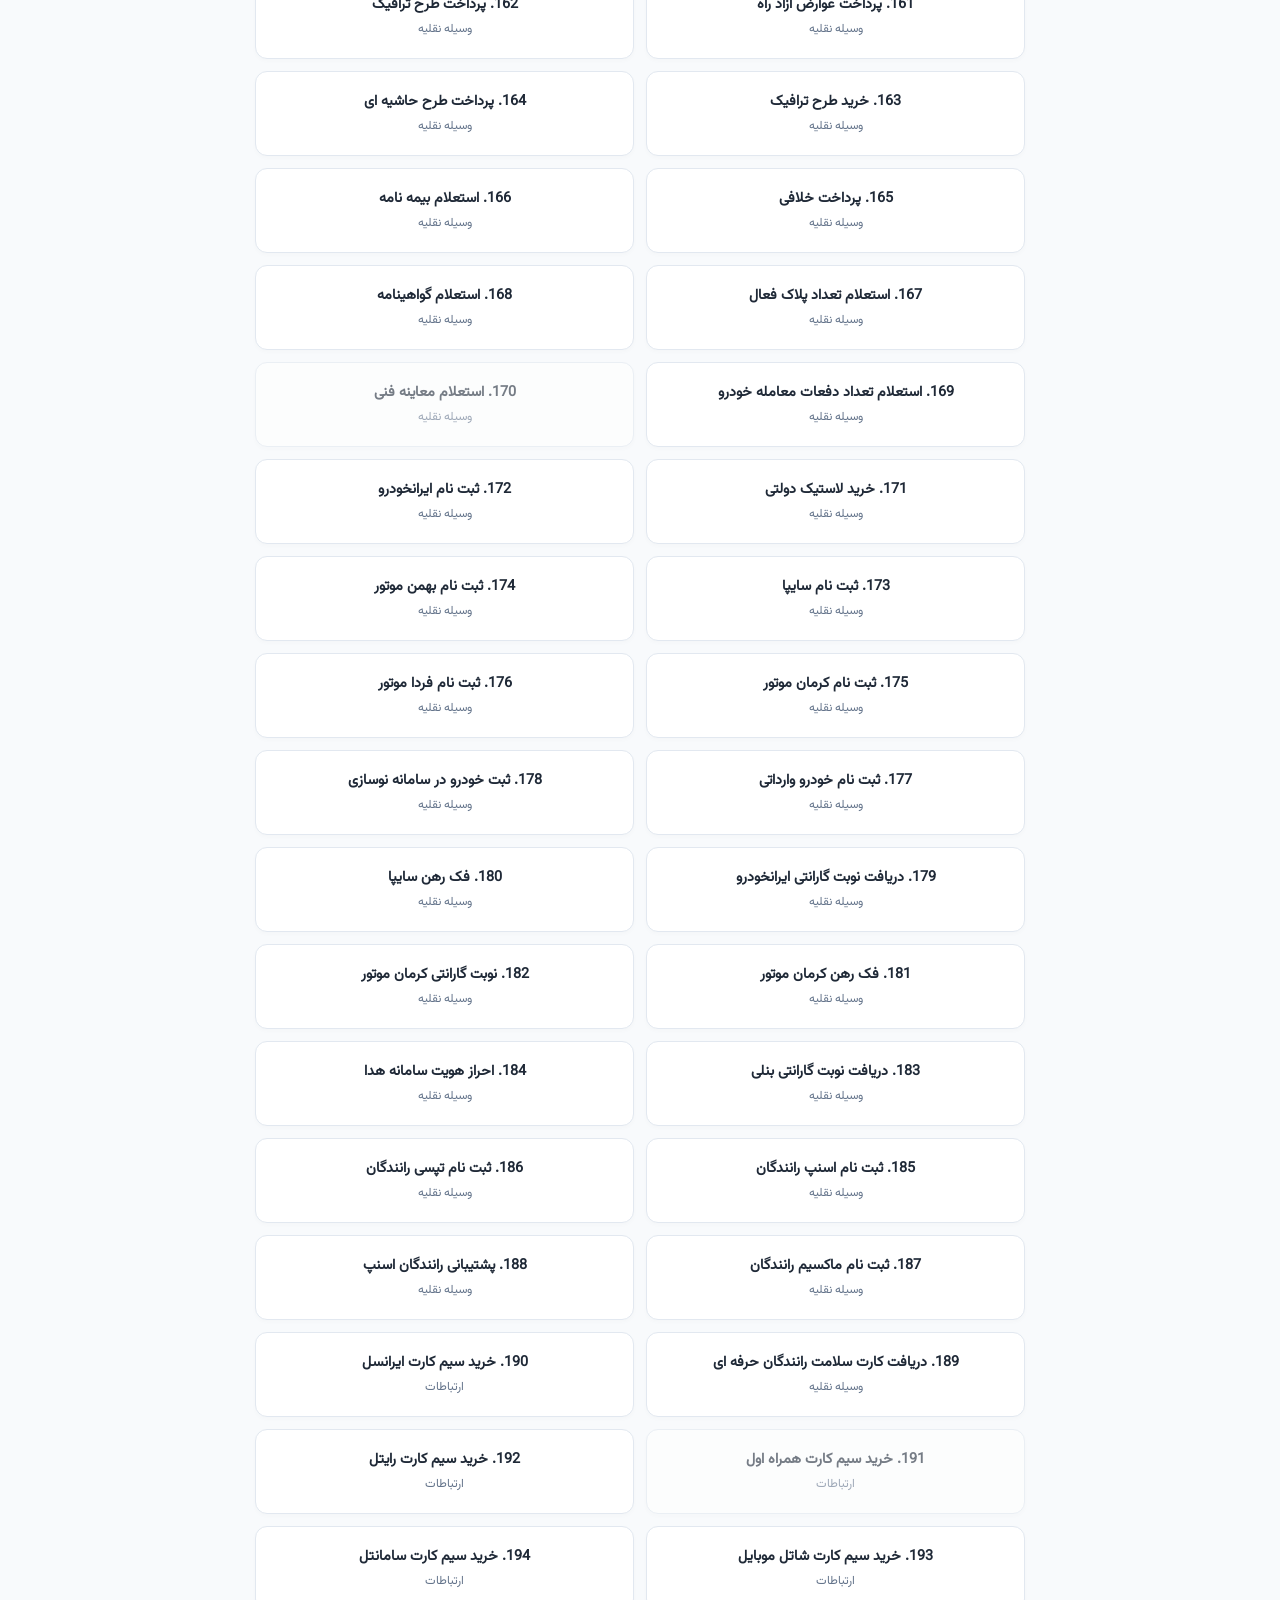
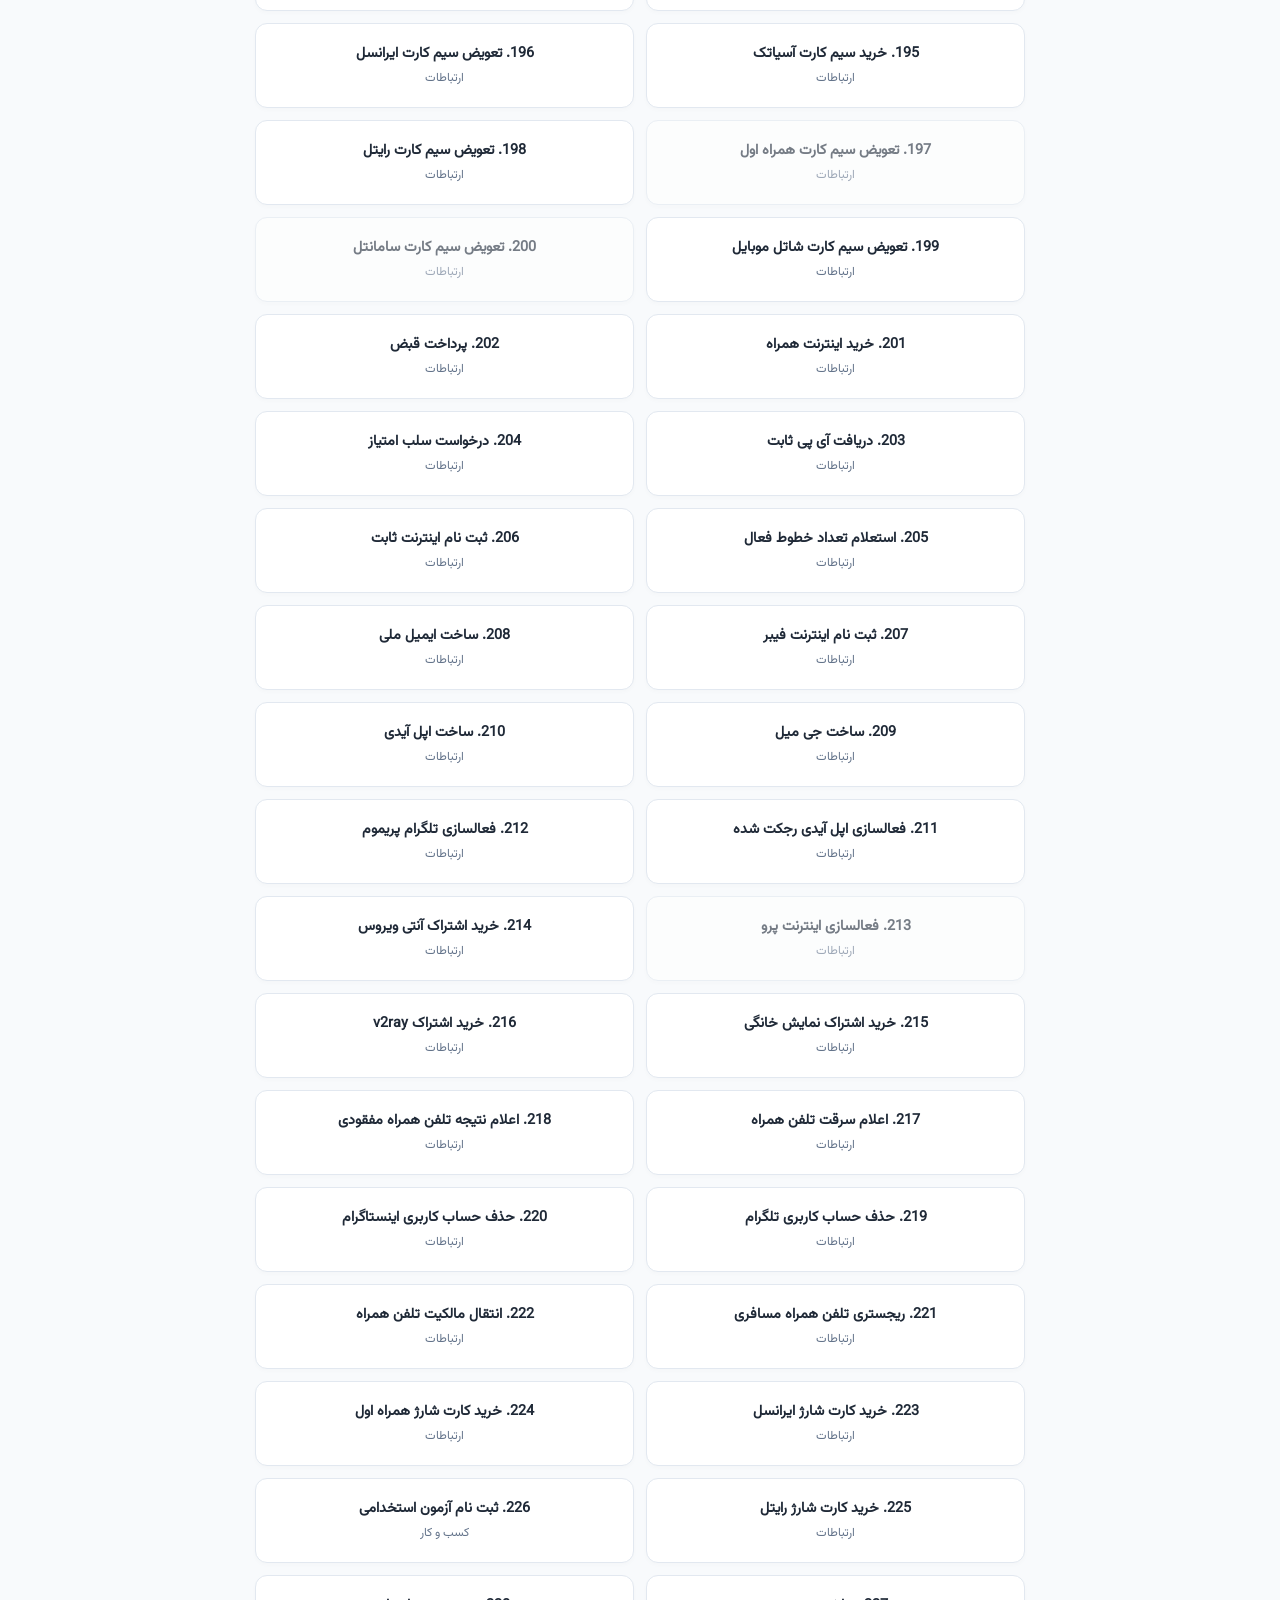
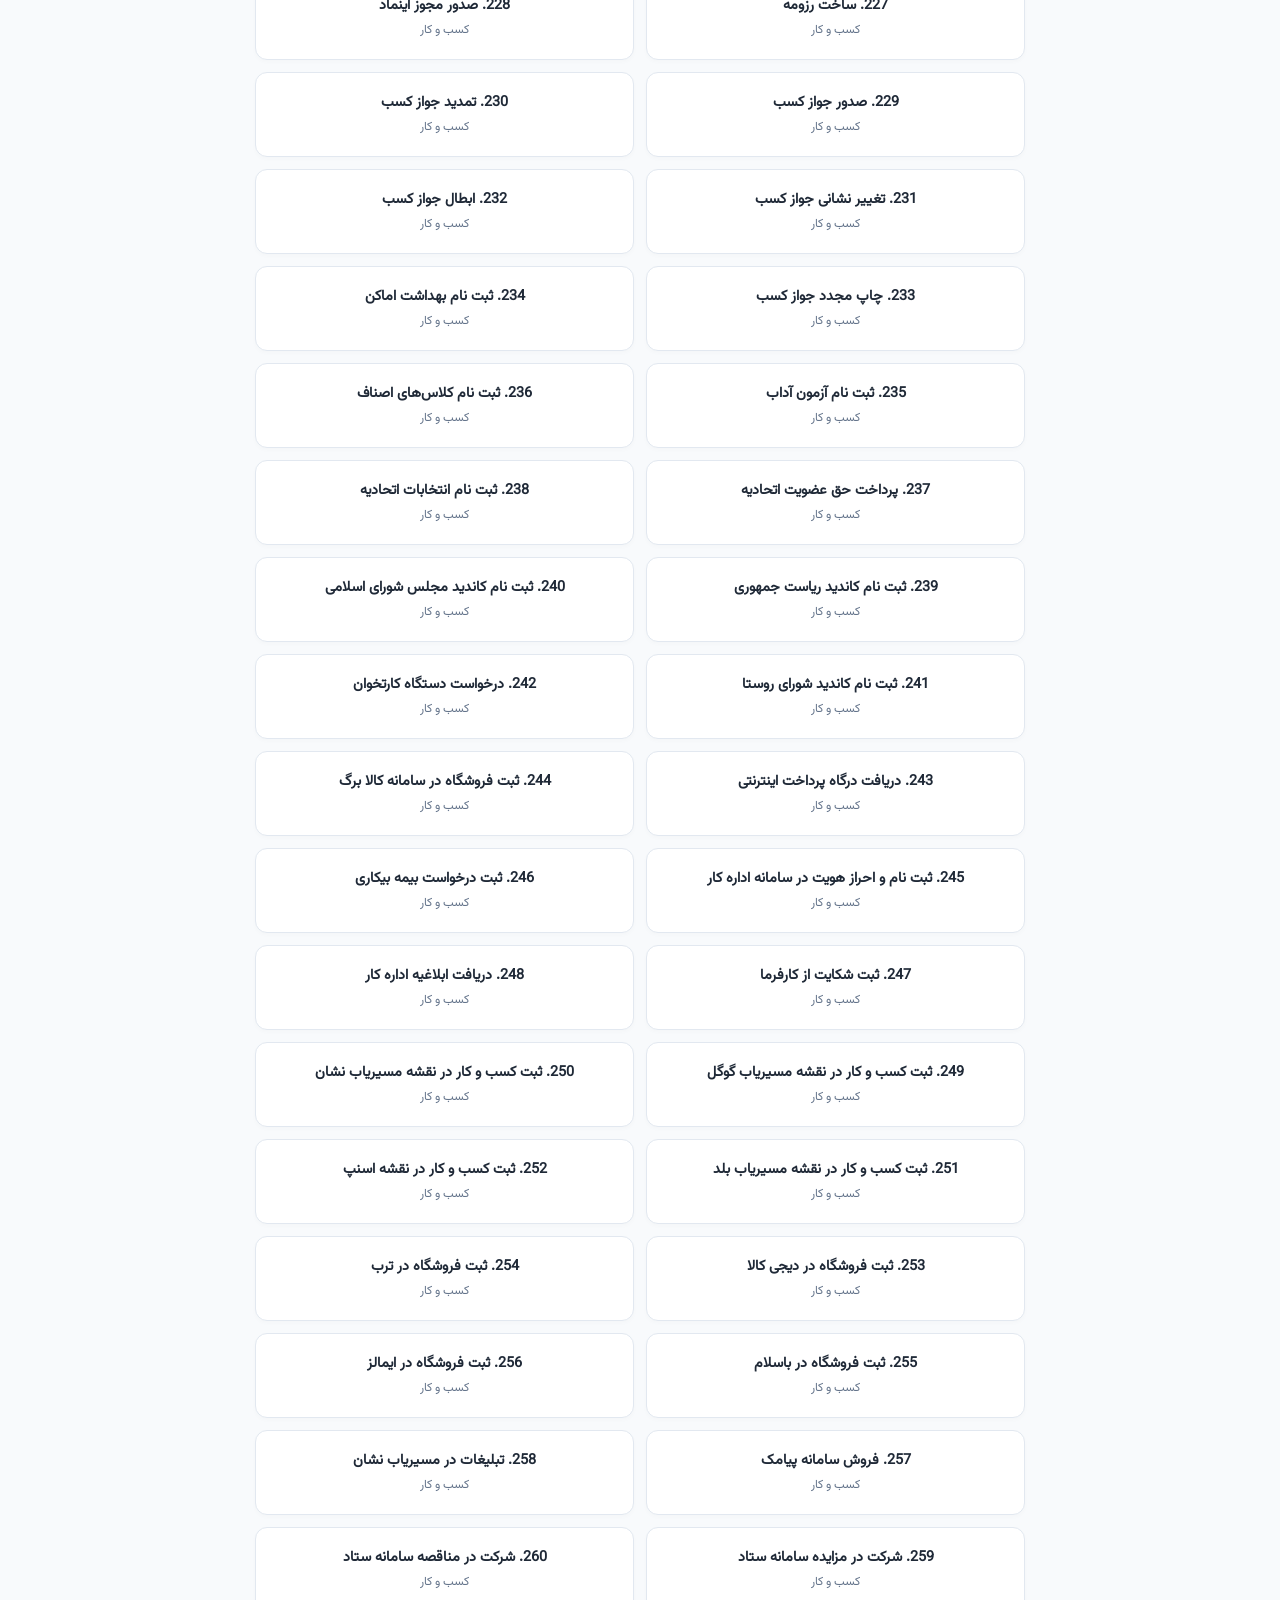
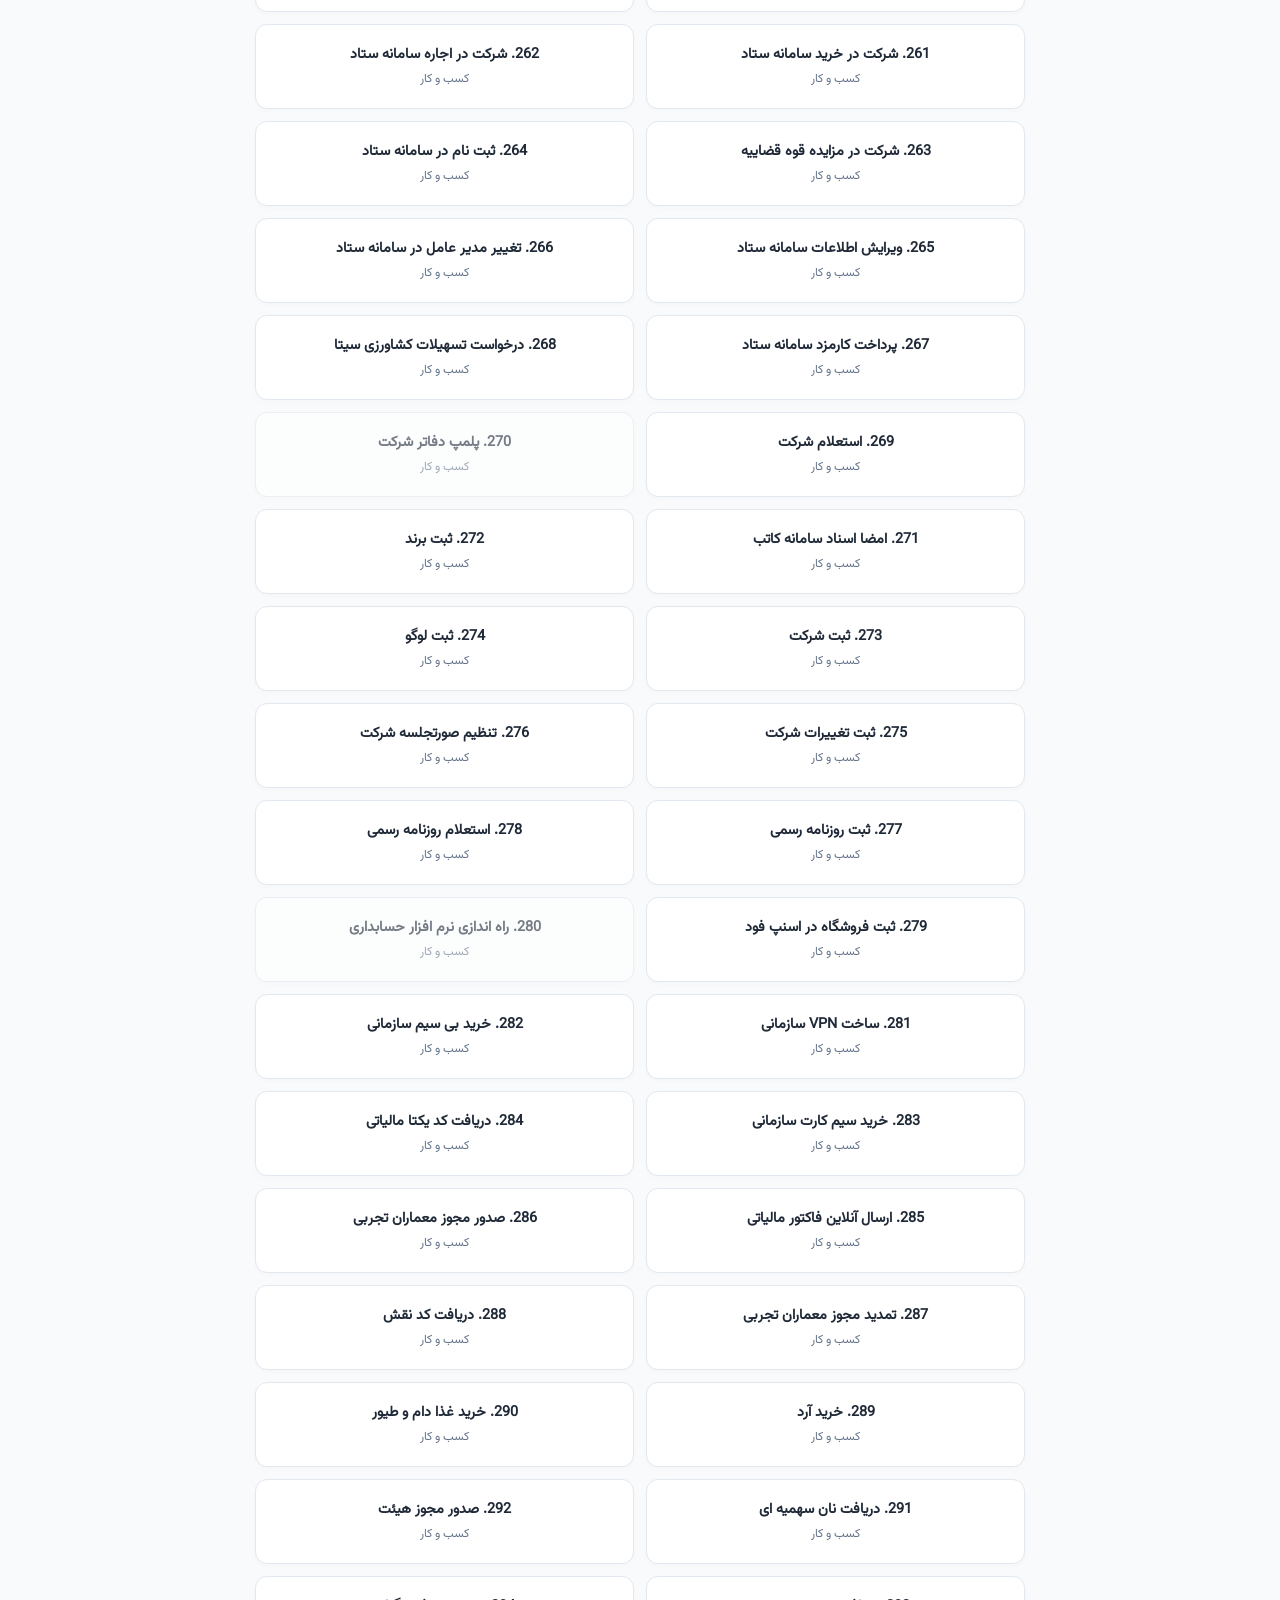
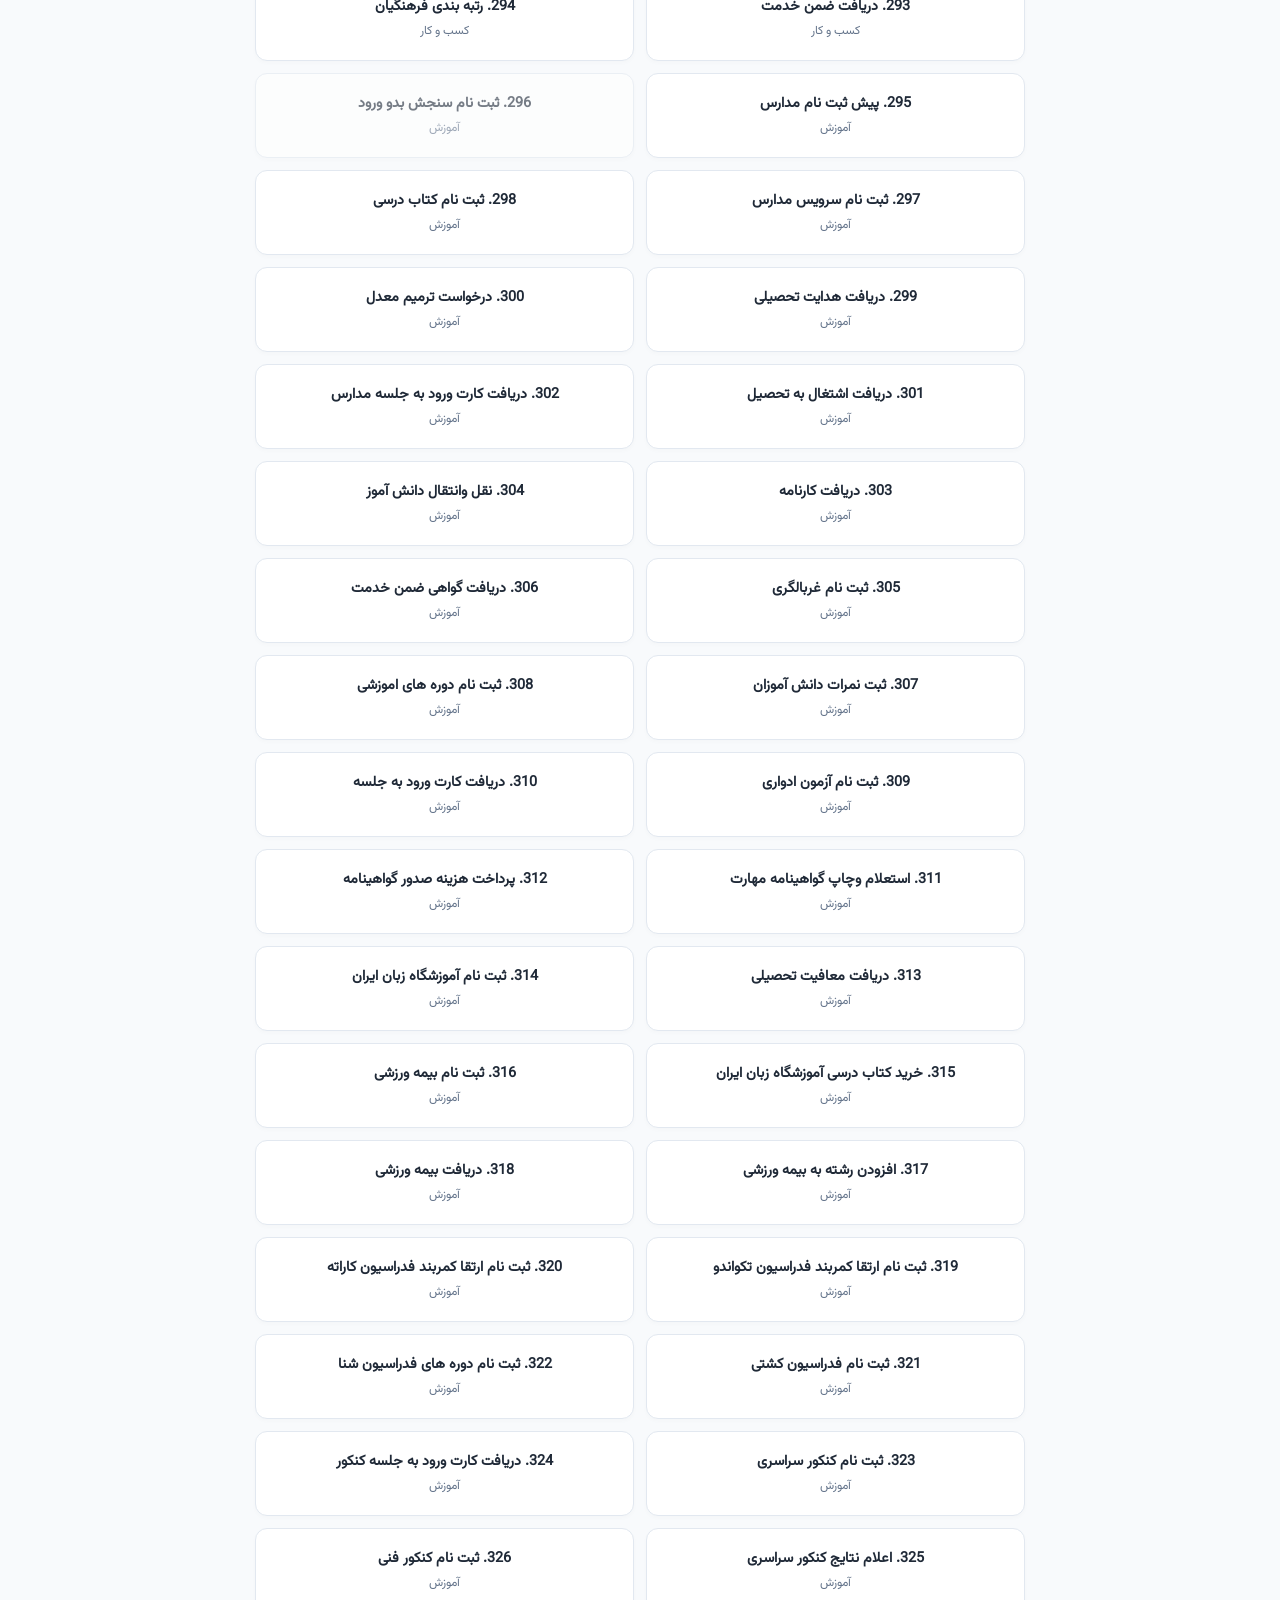
<file: my-account.html>
<!DOCTYPE html>
<html lang="fa" dir="rtl">
<head>
  <meta charset="UTF-8">
  <meta name="viewport" content="width=device-width, initial-scale=1.0, maximum-scale=1.0, user-scalable=no">
  <title>حساب کاربری من | سامانه هوشمند کافی‌نت من</title>
  <link rel="stylesheet" href="css/style.css">
  <script src="nav.js"></script>
</head>
<body>

  <main>
    <h2 class="section-title">حساب کاربری من</h2>

    <!-- تب‌ها: پروفایل / سفارشات / کیف پول / خروج -->
    <div class="account-tabs" id="accountTabs">
      <button class="account-tab active" data-tab="profile">
        <svg width="20" height="20" viewBox="0 0 24 24" fill="none" xmlns="http://www.w3.org/2000/svg"><path d="M12 12c2.5 0 4.5-2 4.5-4.5S14.5 3 12 3 7.5 5 7.5 7.5 9.5 12 12 12z" stroke="currentColor" stroke-width="1.8"/><path d="M4 21c0-4.4 3.6-8 8-8s8 3.6 8 8" stroke="currentColor" stroke-width="1.8" stroke-linecap="round"/></svg>
        <span>پروفایل</span>
      </button>
      <button class="account-tab" data-tab="orders">
        <svg width="20" height="20" viewBox="0 0 24 24" fill="none" xmlns="http://www.w3.org/2000/svg"><rect x="5" y="3" width="14" height="18" rx="2" stroke="currentColor" stroke-width="1.7"/><path d="M8 8h8M8 12h8M8 16h5" stroke="currentColor" stroke-width="1.7" stroke-linecap="round"/></svg>
        <span>سفارشات</span>
      </button>
      <button class="account-tab" data-tab="wallet">
        <svg width="20" height="20" viewBox="0 0 24 24" fill="none" xmlns="http://www.w3.org/2000/svg"><rect x="3" y="6" width="18" height="13" rx="2.5" stroke="currentColor" stroke-width="1.7"/><path d="M3 10h18" stroke="currentColor" stroke-width="1.7"/><circle cx="16.5" cy="14" r="1.2" fill="currentColor"/></svg>
        <span>کیف پول</span>
      </button>
      <button class="account-tab" data-tab="logout">
        <svg width="20" height="20" viewBox="0 0 24 24" fill="none" xmlns="http://www.w3.org/2000/svg"><path d="M15 21H6a2 2 0 0 1-2-2V5a2 2 0 0 1 2-2h9" stroke="currentColor" stroke-width="1.8" stroke-linecap="round" stroke-linejoin="round"/><path d="M10 12h11m0 0-3.5-3.5M21 12l-3.5 3.5" stroke="currentColor" stroke-width="1.8" stroke-linecap="round" stroke-linejoin="round"/></svg>
        <span>خروج</span>
      </button>
    </div>

    <!-- محتوای هر تب -->

    <section class="account-panel active" id="panel-profile">
      <div class="account-card">
        <div class="info-row">
          <div class="info-icon">
            <svg width="20" height="20" viewBox="0 0 24 24" fill="none" xmlns="http://www.w3.org/2000/svg"><path d="M12 12c2.5 0 4.5-2 4.5-4.5S14.5 3 12 3 7.5 5 7.5 7.5 9.5 12 12 12z" stroke="currentColor" stroke-width="1.7"/><path d="M4 21c0-4.4 3.6-8 8-8s8 3.6 8 8" stroke="currentColor" stroke-width="1.7" stroke-linecap="round"/></svg>
          </div>
          <div class="info-text">
            <label>نام و نام خانوادگی</label>
            <div class="info-value" id="profileFullName">—</div>
          </div>
        </div>

        <div class="info-row">
          <div class="info-icon">
            <svg width="20" height="20" viewBox="0 0 24 24" fill="none" xmlns="http://www.w3.org/2000/svg"><rect x="7" y="2" width="10" height="20" rx="2" stroke="currentColor" stroke-width="1.6"/><circle cx="12" cy="18" r="1" fill="currentColor"/></svg>
          </div>
          <div class="info-text">
            <label>شماره همراه</label>
            <div class="info-value ltr-value" id="profilePhone">—</div>
          </div>
        </div>

        <div class="info-row">
          <div class="info-icon">
            <svg width="20" height="20" viewBox="0 0 24 24" fill="none" xmlns="http://www.w3.org/2000/svg"><rect x="2" y="5" width="20" height="14" rx="2" stroke="currentColor" stroke-width="1.6"/><circle cx="8" cy="12" r="2" stroke="currentColor" stroke-width="1.4"/><path d="M13 10h6M13 14h4" stroke="currentColor" stroke-width="1.4" stroke-linecap="round"/></svg>
          </div>
          <div class="info-text">
            <label>کد ملی (نام کاربری)</label>
            <div class="info-value ltr-value" id="profileNid">—</div>
          </div>
        </div>
      </div>
    </section>

    <section class="account-panel" id="panel-orders">
      <div class="account-card account-empty-state">
        <div class="empty-icon">
          <svg width="26" height="26" viewBox="0 0 24 24" fill="none" xmlns="http://www.w3.org/2000/svg"><rect x="5" y="3" width="14" height="18" rx="2" stroke="currentColor" stroke-width="1.4"/><path d="M8 8h8M8 12h8M8 16h5" stroke="currentColor" stroke-width="1.4" stroke-linecap="round"/></svg>
        </div>
        <p>این بخش به‌زودی فعال می‌شود</p>
        <p class="empty-sub">هنوز امکان مشاهده تاریخچه سفارش‌ها در این صفحه وجود ندارد؛ سفارش‌های ثبت‌شده مستقیماً به تیم پشتیبانی ارسال می‌شوند.</p>
      </div>
    </section>

    <section class="account-panel" id="panel-wallet">
      <div class="account-card" style="text-align:center;">
        <div class="wallet-balance-label">موجودی فعلی</div>
        <div class="wallet-balance-amount">۵۰۰٬۰۰۰ تومان</div>
        <button class="wallet-charge-btn" onclick="alert('به زودی امکان شارژ موجودی فعال می‌شود')">⚡ شارژ موجودی</button>
      </div>
    </section>
  </main>

<script>
(function() {
  const user = (typeof getLoggedInUser === 'function') ? getLoggedInUser() : null;
  if (!user) {
    window.location.href = 'index.html';
  } else {
    document.getElementById('profileFullName').textContent = user.fullName || '—';
    document.getElementById('profilePhone').textContent = user.phone || '—';
    document.getElementById('profileNid').textContent = user.nationalId || '—';
  }

  const tabs = document.querySelectorAll('.account-tab');
  tabs.forEach(tab => {
    tab.addEventListener('click', () => {
      const key = tab.dataset.tab;

      if (key === 'logout') {
        if (confirm('آیا می‌خواهید از حساب خود خارج شوید؟')) {
          if (typeof logoutUser === 'function') logoutUser();
        }
        return;
      }

      tabs.forEach(t => t.classList.remove('active'));
      tab.classList.add('active');

      document.querySelectorAll('.account-panel').forEach(p => p.classList.remove('active'));
      const panel = document.getElementById('panel-' + key);
      if (panel) panel.classList.add('active');
    });
  });
})();
</script>

</body>
</html>
</file>
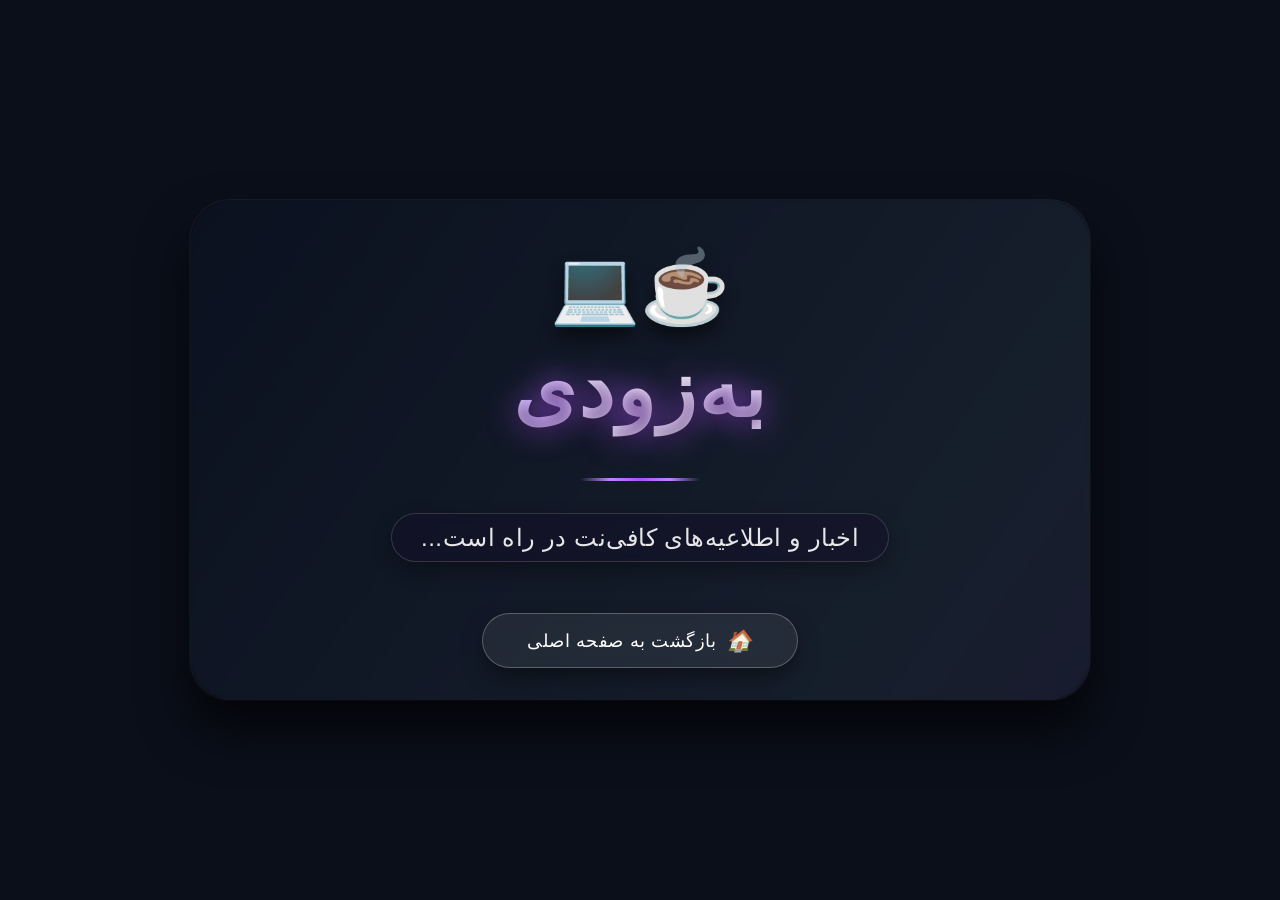
<file: news.html>
<!DOCTYPE html>
<html lang="fa" dir="rtl">
<head>
  <meta charset="UTF-8">
  <meta name="viewport" content="width=device-width, initial-scale=1.0">
  <title>به‌زودی | اخبار کافی‌نت</title>
  <!-- استایل و فونت -->
  <style>
    /* ---------- ریست و تنظیمات پایه ---------- */
    * {
      margin: 0;
      padding: 0;
      box-sizing: border-box;
    }

    body {
      min-height: 100vh;
      display: flex;
      align-items: center;
      justify-content: center;
      font-family: 'Segoe UI', Tahoma, Arial, sans-serif;
      background: #0b0f1a; /* پشتیبان در صورت عدم پشتیبانی گرادینت */
      padding: 1rem;
    }

    /* ---------- کارت اصلی با پس‌زمینه گرادینت متحرک ---------- */
    .coming-soon {
      position: relative;
      width: 100%;
      max-width: 900px;
      min-height: 500px;
      border-radius: 2.5rem;
      overflow: hidden;
      box-shadow: 0 30px 50px rgba(0, 0, 0, 0.7), 0 0 0 1px rgba(255, 255, 255, 0.06);
      display: flex;
      flex-direction: column;
      justify-content: space-between;
      align-items: center;
      text-align: center;
      padding: 2rem 1.5rem;
      transition: box-shadow 0.3s;
      
      /* گرادینت متحرک (انیمیشن پس‌زمینه) */
      background: linear-gradient(125deg, #0f172a, #1e293b, #2d1b4e, #4a1d6d, #1e293b, #0f172a);
      background-size: 400% 400%;
      animation: gradientFlow 18s ease infinite;
    }

    /* انیمیشن حرکت گرادینت */
    @keyframes gradientFlow {
      0% {
        background-position: 0% 50%;
      }
      50% {
        background-position: 100% 50%;
      }
      100% {
        background-position: 0% 50%;
      }
    }

    /* لایه نیمه‌شفاف برای خوانایی بهتر */
    .coming-soon::before {
      content: "";
      position: absolute;
      inset: 0;
      background: rgba(0, 0, 0, 0.25);
      backdrop-filter: blur(2px);
      z-index: 1;
    }

    /* همه محتوا بالای لایه تاریک */
    .content {
      position: relative;
      z-index: 2;
      width: 100%;
      display: flex;
      flex-direction: column;
      align-items: center;
      justify-content: center;
      flex: 1;
      gap: 1.2rem;
      padding: 1rem;
    }

    /* آیکن/نماد کافی‌نت */
    .icon {
      font-size: 4.5rem;
      line-height: 1;
      filter: drop-shadow(0 10px 8px rgba(0, 0, 0, 0.5));
      animation: float 4s ease-in-out infinite;
    }

    @keyframes float {
      0%, 100% { transform: translateY(0); }
      50% { transform: translateY(-10px); }
    }

    /* تیتر اصلی */
    h1 {
      font-size: clamp(2.5rem, 10vw, 5rem);
      font-weight: 800;
      letter-spacing: 2px;
      color: #ffffff;
      text-shadow: 0 0 30px rgba(168, 85, 247, 0.8), 0 4px 15px rgba(0, 0, 0, 0.6);
      margin-bottom: 0.5rem;
      line-height: 1.2;
      background: linear-gradient(to left, #f0e9ff, #ffffff, #d9c9ff);
      -webkit-background-clip: text;
      background-clip: text;
      -webkit-text-fill-color: transparent;
      animation: shimmer 3s infinite alternate;
    }

    @keyframes shimmer {
      0% { text-shadow: 0 0 20px rgba(192, 132, 252, 0.6); }
      100% { text-shadow: 0 0 50px rgba(216, 180, 254, 1), 0 0 20px rgba(168, 85, 247, 0.8); }
    }

    /* زیرعنوان */
    .subtitle {
      font-size: clamp(1rem, 4vw, 1.5rem);
      color: rgba(255, 255, 255, 0.9);
      max-width: 600px;
      font-weight: 400;
      backdrop-filter: blur(4px);
      padding: 0.6rem 1.8rem;
      border-radius: 60px;
      background: rgba(20, 15, 40, 0.45);
      border: 1px solid rgba(255, 255, 255, 0.15);
      box-shadow: 0 8px 20px rgba(0, 0, 0, 0.3);
      letter-spacing: 0.5px;
    }

    /* خط جداکننده تزئینی */
    .divider {
      width: 120px;
      height: 3px;
      background: linear-gradient(90deg, transparent, #c084fc, #a855f7, #c084fc, transparent);
      border-radius: 10px;
      margin: 0.8rem 0;
      animation: widthPulse 3s infinite alternate;
    }

    @keyframes widthPulse {
      0% { width: 100px; opacity: 0.6; }
      100% { width: 220px; opacity: 1; }
    }

    /* فوتر - فقط لینک بازگشت */
    .footer {
      position: relative;
      z-index: 2;
      width: 100%;
      display: flex;
      justify-content: center;
      margin-top: 1.5rem;
      padding-top: 0.5rem;
    }

    .home-link {
      display: inline-flex;
      align-items: center;
      justify-content: center;
      gap: 10px;
      background: rgba(255, 255, 255, 0.07);
      backdrop-filter: blur(8px);
      -webkit-backdrop-filter: blur(8px);
      border: 1px solid rgba(255, 255, 255, 0.25);
      color: white;
      text-decoration: none;
      font-size: 1.15rem;
      font-weight: 500;
      padding: 0.9rem 2.8rem;
      border-radius: 60px;
      transition: all 0.35s ease;
      box-shadow: 0 10px 25px -5px rgba(0, 0, 0, 0.5);
      letter-spacing: 0.5px;
      cursor: pointer;
    }

    .home-link i {
      font-size: 1.3rem;
      transition: transform 0.3s;
      display: inline-block;
    }

    .home-link:hover {
      background: rgba(168, 85, 247, 0.35);
      border-color: rgba(216, 180, 254, 0.8);
      transform: scale(1.05);
      box-shadow: 0 0 35px rgba(168, 85, 247, 0.7), 0 10px 25px -5px black;
      color: #fff;
    }

    .home-link:hover i {
      transform: translateX(-5px);
    }

    /* ریسپانسیو */
    @media (max-width: 600px) {
      .coming-soon {
        border-radius: 1.8rem;
        min-height: 450px;
        padding: 1.5rem 1rem;
      }

      .icon {
        font-size: 3.5rem;
      }

      .home-link {
        padding: 0.8rem 2rem;
        font-size: 1rem;
      }

      .subtitle {
        padding: 0.5rem 1.2rem;
        font-size: 0.95rem;
      }
    }

    @media (max-width: 380px) {
      .coming-soon {
        min-height: 400px;
      }
      .home-link {
        padding: 0.7rem 1.5rem;
        font-size: 0.9rem;
      }
    }

    /* احترام به کاهش حرکت */
    @media (prefers-reduced-motion: reduce) {
      .coming-soon {
        animation: none;
        background: linear-gradient(125deg, #0f172a, #1e293b, #2d1b4e, #4a1d6d);
        background-size: 100% 100%;
      }
      .icon, h1, .divider {
        animation: none;
      }
    }
  </style>
</head>
<body>

  <section class="coming-soon" aria-label="به‌زودی اخبار کافی‌نت">
    <!-- محتوای اصلی -->
    <div class="content">
      <div class="icon" aria-hidden="true">☕💻</div>
      <h1>به‌زودی</h1>
      <div class="divider" aria-hidden="true"></div>
      <p class="subtitle">
        اخبار و اطلاعیه‌های کافی‌نت در راه است...
      </p>
    </div>

    <!-- فوتر با لینک صفحه اصلی -->
    <footer class="footer">
      <a href="/" class="home-link" aria-label="بازگشت به صفحه اصلی">
        <i>🏠</i>
        بازگشت به صفحه اصلی
      </a>
    </footer>
  </section>

</body>
</html>
</file>
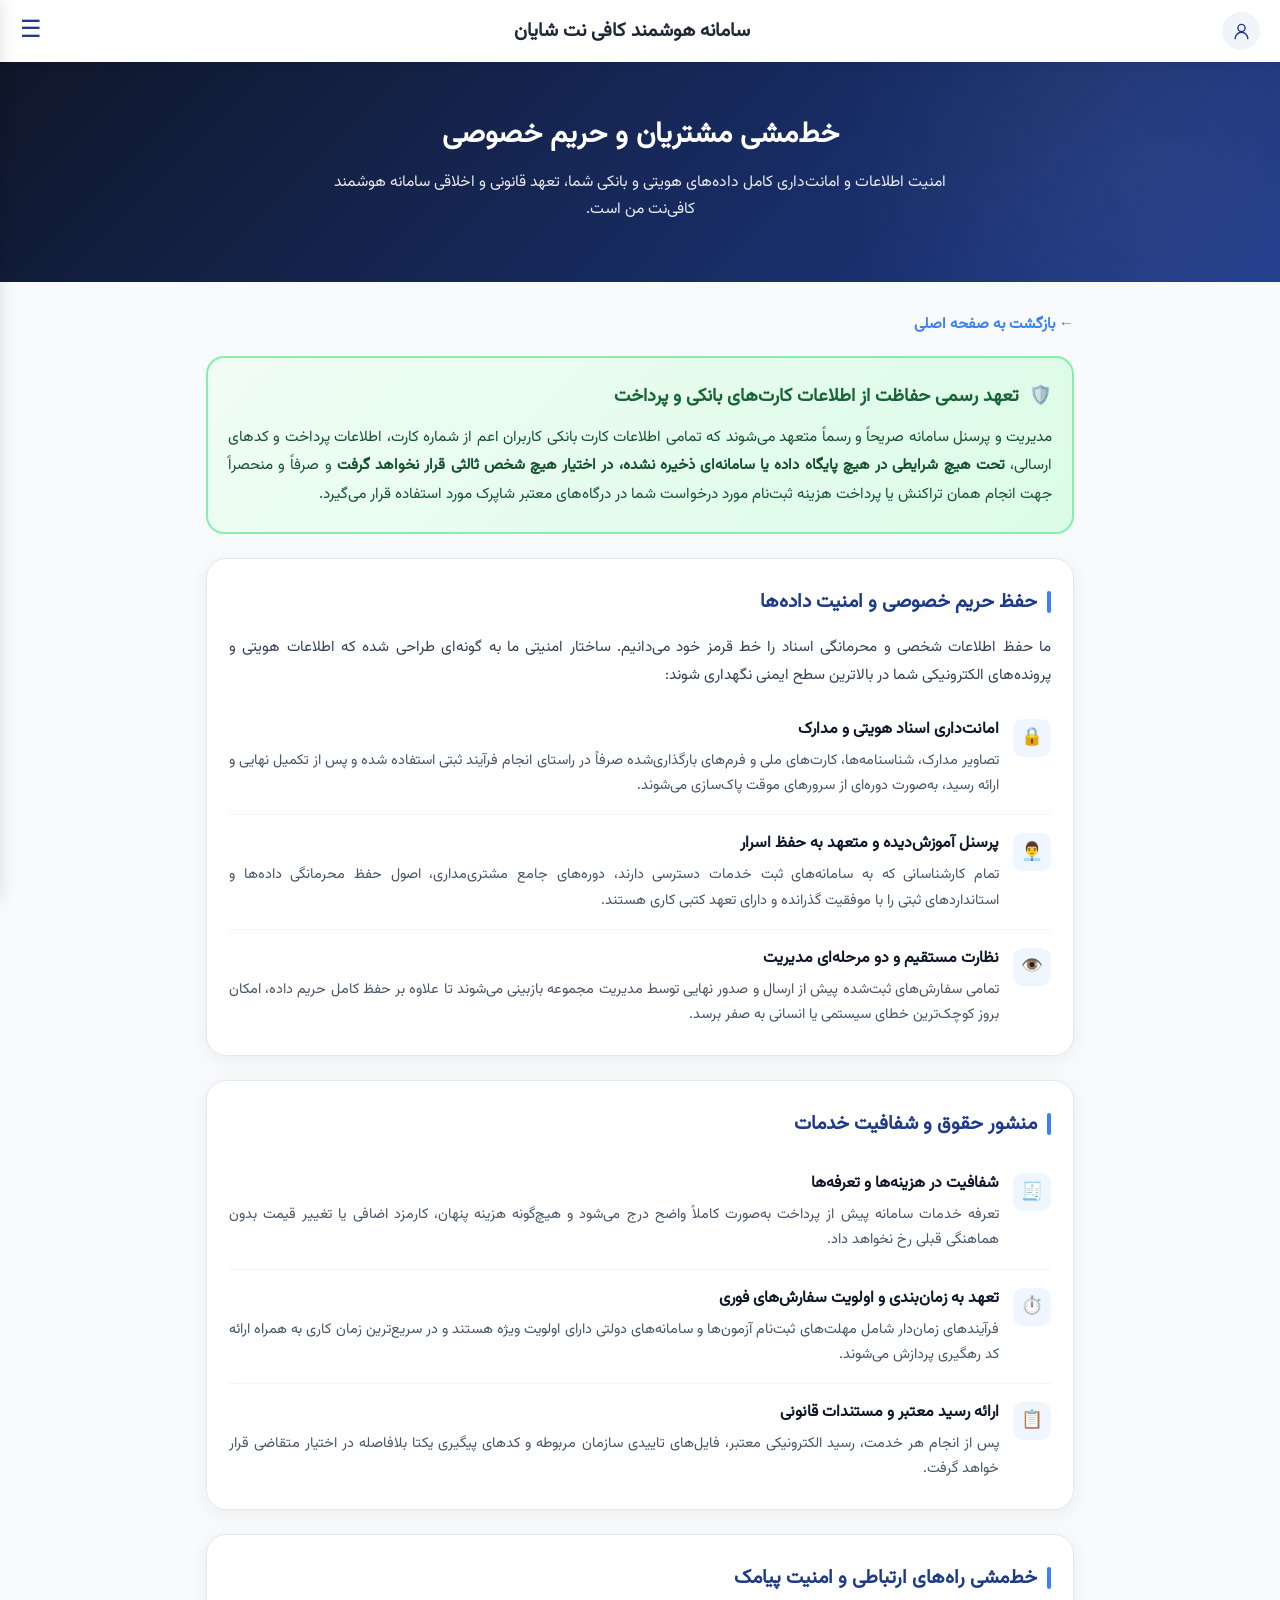
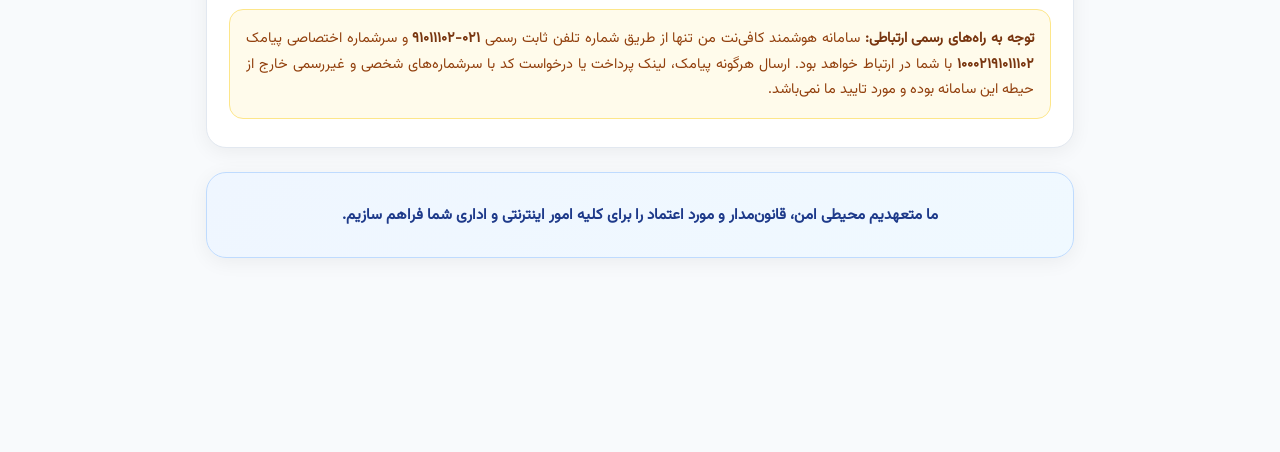
<file: policy.html>
<!DOCTYPE html>
<html lang="fa" dir="rtl">
<head>
  <meta charset="UTF-8">
  <meta name="viewport" content="width=device-width, initial-scale=1.0, maximum-scale=1.0, user-scalable=no">
  <title>خط‌مشی و حریم خصوصی | سامانه هوشمند کافی‌نت من</title>
  
  <!-- فراخوانی استایل اصلی از پوشه css -->
  <link rel="stylesheet" href="css/style.css">
  
  <!-- فراخوانی اسکریپت ساخت هدر و منوی بالا -->
  <script src="nav.js"></script>

  <style>
    .page-hero {
      background: linear-gradient(135deg, #0f172a 0%, #1e3a8a 100%);
      color: white;
      padding: 50px 20px 60px;
      text-align: center;
      position: relative;
      overflow: hidden;
    }
    .page-hero::before {
      content: '';
      position: absolute;
      top: -50%;
      right: -20%;
      width: 60%;
      height: 200%;
      background: radial-gradient(circle, rgba(255,255,255,0.06) 0%, transparent 70%);
      pointer-events: none;
    }
    .page-hero h1 {
      font-size: 1.8rem;
      font-weight: 900;
      margin-bottom: 12px;
      position: relative;
    }
    .page-hero p {
      font-size: 0.98rem;
      opacity: 0.9;
      max-width: 650px;
      margin: 0 auto;
      line-height: 1.7;
      position: relative;
    }

    .content-section {
      max-width: 900px;
      margin: 0 auto;
      padding: 30px 16px 80px;
    }

    .back-link {
      display: inline-flex;
      align-items: center;
      gap: 6px;
      color: #3b82f6;
      font-weight: 600;
      text-decoration: none;
      margin-bottom: 20px;
      font-size: 0.95rem;
    }
    .back-link:hover { color: #1e3a8a; }

    .section-card {
      background: white;
      border-radius: 20px;
      padding: 28px 22px;
      margin-bottom: 24px;
      box-shadow: 0 4px 20px rgba(0,0,0,0.06);
      border: 1px solid #e2e8f0;
    }
    .section-card h2 {
      font-size: 1.22rem;
      color: #1e3a8a;
      margin-bottom: 16px;
      display: flex;
      align-items: center;
      gap: 10px;
    }
    .section-card h2::before {
      content: '';
      width: 4px;
      height: 22px;
      background: #3b82f6;
      border-radius: 2px;
    }
    .section-card p {
      color: #334155;
      font-size: 0.95rem;
      line-height: 1.85;
      text-align: justify;
      margin: 0 0 12px;
    }

    /* باکس تعهد اختصاصی امور مالی و کارت بانکی */
    .banking-trust-box {
      background: linear-gradient(135deg, #f0fdf4 0%, #dcfce7 100%);
      border: 2px solid #86efac;
      border-radius: 18px;
      padding: 24px 20px;
      margin-bottom: 24px;
      position: relative;
    }
    .banking-trust-header {
      display: flex;
      align-items: center;
      gap: 10px;
      color: #166534;
      font-size: 1.15rem;
      font-weight: 900;
      margin-bottom: 12px;
    }
    .banking-trust-box p {
      color: #14532d;
      font-size: 0.95rem;
      line-height: 1.85;
      margin-bottom: 0;
      text-align: justify;
    }

    /* لیست اصول منشور */
    .policy-list {
      list-style: none;
      padding: 0;
      margin: 0;
    }
    .policy-item {
      display: flex;
      gap: 14px;
      padding: 16px 0;
      border-bottom: 1px solid #f1f5f9;
    }
    .policy-item:last-child {
      border-bottom: none;
      padding-bottom: 0;
    }
    .policy-icon {
      width: 38px;
      height: 38px;
      border-radius: 10px;
      background: #eff6ff;
      color: #2563eb;
      display: flex;
      align-items: center;
      justify-content: center;
      font-size: 1.1rem;
      flex-shrink: 0;
      margin-top: 2px;
    }
    .policy-content h3 {
      font-size: 1rem;
      color: #0f172a;
      margin: 0 0 6px;
      font-weight: 700;
    }
    .policy-content p {
      font-size: 0.9rem;
      color: #475569;
      line-height: 1.75;
      margin: 0;
      text-align: justify;
    }

    /* باکس اخطار امنیتی */
    .security-notice {
      background: #fffbeb;
      border: 1px solid #fde68a;
      border-radius: 14px;
      padding: 16px;
      color: #92400e;
      font-size: 0.9rem;
      line-height: 1.75;
      text-align: justify;
    }
    .security-notice strong {
      color: #78350f;
    }
  </style>
</head>
<body>
  <!-- هدر و منو به‌صورت خودکار توسط nav.js ساخته می‌شود -->

  <!-- هیرو -->
  <section class="page-hero">
    <h1>خط‌مشی مشتریان و حریم خصوصی</h1>
    <p>امنیت اطلاعات و امانت‌داری کامل داده‌های هویتی و بانکی شما، تعهد قانونی و اخلاقی سامانه هوشمند کافی‌نت من است.</p>
  </section>

  <div class="content-section">
    <a href="index.html" class="back-link">← بازگشت به صفحه اصلی</a>

    <!-- باکس ویژه تعهد امنیتی کارت‌های بانکی -->
    <div class="banking-trust-box">
      <div class="banking-trust-header">
        <span>🛡️</span>
        <span>تعهد رسمی حفاظت از اطلاعات کارت‌های بانکی و پرداخت</span>
      </div>
      <p>
        مدیریت و پرسنل سامانه صریحاً و رسماً متعهد می‌شوند که تمامی اطلاعات کارت بانکی کاربران اعم از شماره کارت، اطلاعات پرداخت و کدهای ارسالی، <strong>تحت هیچ شرایطی در هیچ پایگاه داده یا سامانه‌ای ذخیره نشده، در اختیار هیچ شخص ثالثی قرار نخواهد گرفت</strong> و صرفاً و منحصراً جهت انجام همان تراکنش یا پرداخت هزینه ثبت‌نام مورد درخواست شما در درگاه‌های معتبر شاپرک مورد استفاده قرار می‌گیرد.
      </p>
    </div>

    <!-- اصول حفظ حریم خصوصی -->
    <div class="section-card">
      <h2>حفظ حریم خصوصی و امنیت داده‌ها</h2>
      <p>
        ما حفظ اطلاعات شخصی و محرمانگی اسناد را خط قرمز خود می‌دانیم. ساختار امنیتی ما به گونه‌ای طراحی شده که اطلاعات هویتی و پرونده‌های الکترونیکی شما در بالاترین سطح ایمنی نگهداری شوند:
      </p>

      <div class="policy-list">
        <div class="policy-item">
          <div class="policy-icon">🔒</div>
          <div class="policy-content">
            <h3>امانت‌داری اسناد هویتی و مدارک</h3>
            <p>تصاویر مدارک، شناسنامه‌ها، کارت‌های ملی و فرم‌های بارگذاری‌شده صرفاً در راستای انجام فرآیند ثبتی استفاده شده و پس از تکمیل نهایی و ارائه رسید، به‌صورت دوره‌ای از سرورهای موقت پاک‌سازی می‌شوند.</p>
          </div>
        </div>

        <div class="policy-item">
          <div class="policy-icon">👨‍💼</div>
          <div class="policy-content">
            <h3>پرسنل آموزش‌دیده و متعهد به حفظ اسرار</h3>
            <p>تمام کارشناسانی که به سامانه‌های ثبت خدمات دسترسی دارند، دوره‌های جامع مشتری‌مداری، اصول حفظ محرمانگی داده‌ها و استانداردهای ثبتی را با موفقیت گذرانده و دارای تعهد کتبی کاری هستند.</p>
          </div>
        </div>

        <div class="policy-item">
          <div class="policy-icon">👁️</div>
          <div class="policy-content">
            <h3>نظارت مستقیم و دو مرحله‌ای مدیریت</h3>
            <p>تمامی سفارش‌های ثبت‌شده پیش از ارسال و صدور نهایی توسط مدیریت مجموعه بازبینی می‌شوند تا علاوه بر حفظ کامل حریم داده، امکان بروز کوچک‌ترین خطای سیستمی یا انسانی به صفر برسد.</p>
          </div>
        </div>
      </div>
    </div>

    <!-- منشور حقوق مشتریان -->
    <div class="section-card">
      <h2>منشور حقوق و شفافیت خدمات</h2>
      
      <div class="policy-list">
        <div class="policy-item">
          <div class="policy-icon">🧾</div>
          <div class="policy-content">
            <h3>شفافیت در هزینه‌ها و تعرفه‌ها</h3>
            <p>تعرفه خدمات سامانه پیش از پرداخت به‌صورت کاملاً واضح درج می‌شود و هیچ‌گونه هزینه پنهان، کارمزد اضافی یا تغییر قیمت بدون هماهنگی قبلی رخ نخواهد داد.</p>
          </div>
        </div>

        <div class="policy-item">
          <div class="policy-icon">⏱️</div>
          <div class="policy-content">
            <h3>تعهد به زمان‌بندی و اولویت سفارش‌های فوری</h3>
            <p>فرآیندهای زمان‌دار شامل مهلت‌های ثبت‌نام آزمون‌ها و سامانه‌های دولتی دارای اولویت ویژه هستند و در سریع‌ترین زمان کاری به همراه ارائه کد رهگیری پردازش می‌شوند.</p>
          </div>
        </div>

        <div class="policy-item">
          <div class="policy-icon">📋</div>
          <div class="policy-content">
            <h3>ارائه رسید معتبر و مستندات قانونی</h3>
            <p>پس از انجام هر خدمت، رسید الکترونیکی معتبر، فایل‌های تاییدی سازمان مربوطه و کدهای پیگیری یکتا بلافاصله در اختیار متقاضی قرار خواهد گرفت.</p>
          </div>
        </div>
      </div>
    </div>

    <!-- خط‌مشی کانال‌های ارتباطی -->
    <div class="section-card">
      <h2>خط‌مشی راه‌های ارتباطی و امنیت پیامک</h2>
      <div class="security-notice">
        <strong>توجه به راه‌های رسمی ارتباطی:</strong> سامانه هوشمند کافی‌نت من تنها از طریق شماره تلفن ثابت رسمی <strong>۰۲۱-۹۱۰۱۱۱۰۲</strong> و سرشماره اختصاصی پیامک <strong>۱۰۰۰۲۱۹۱۰۱۱۱۰۲</strong> با شما در ارتباط خواهد بود. ارسال هرگونه پیامک، لینک پرداخت یا درخواست کد با سرشماره‌های شخصی و غیررسمی خارج از حیطه این سامانه بوده و مورد تایید ما نمی‌باشد.
      </div>
    </div>

    <!-- تعهد پایانی -->
    <div class="section-card" style="background: linear-gradient(135deg, #eff6ff, #f0f9ff); border-color:#bfdbfe;">
      <p style="margin:0; text-align:center; font-weight:700; color:#1e3a8a; font-size:0.95rem; line-height: 1.85;">
        ما متعهدیم محیطی امن، قانون‌مدار و مورد اعتماد را برای کلیه امور اینترنتی و اداری شما فراهم سازیم.
      </p>
    </div>
  </div>
</body>
</html>
</file>
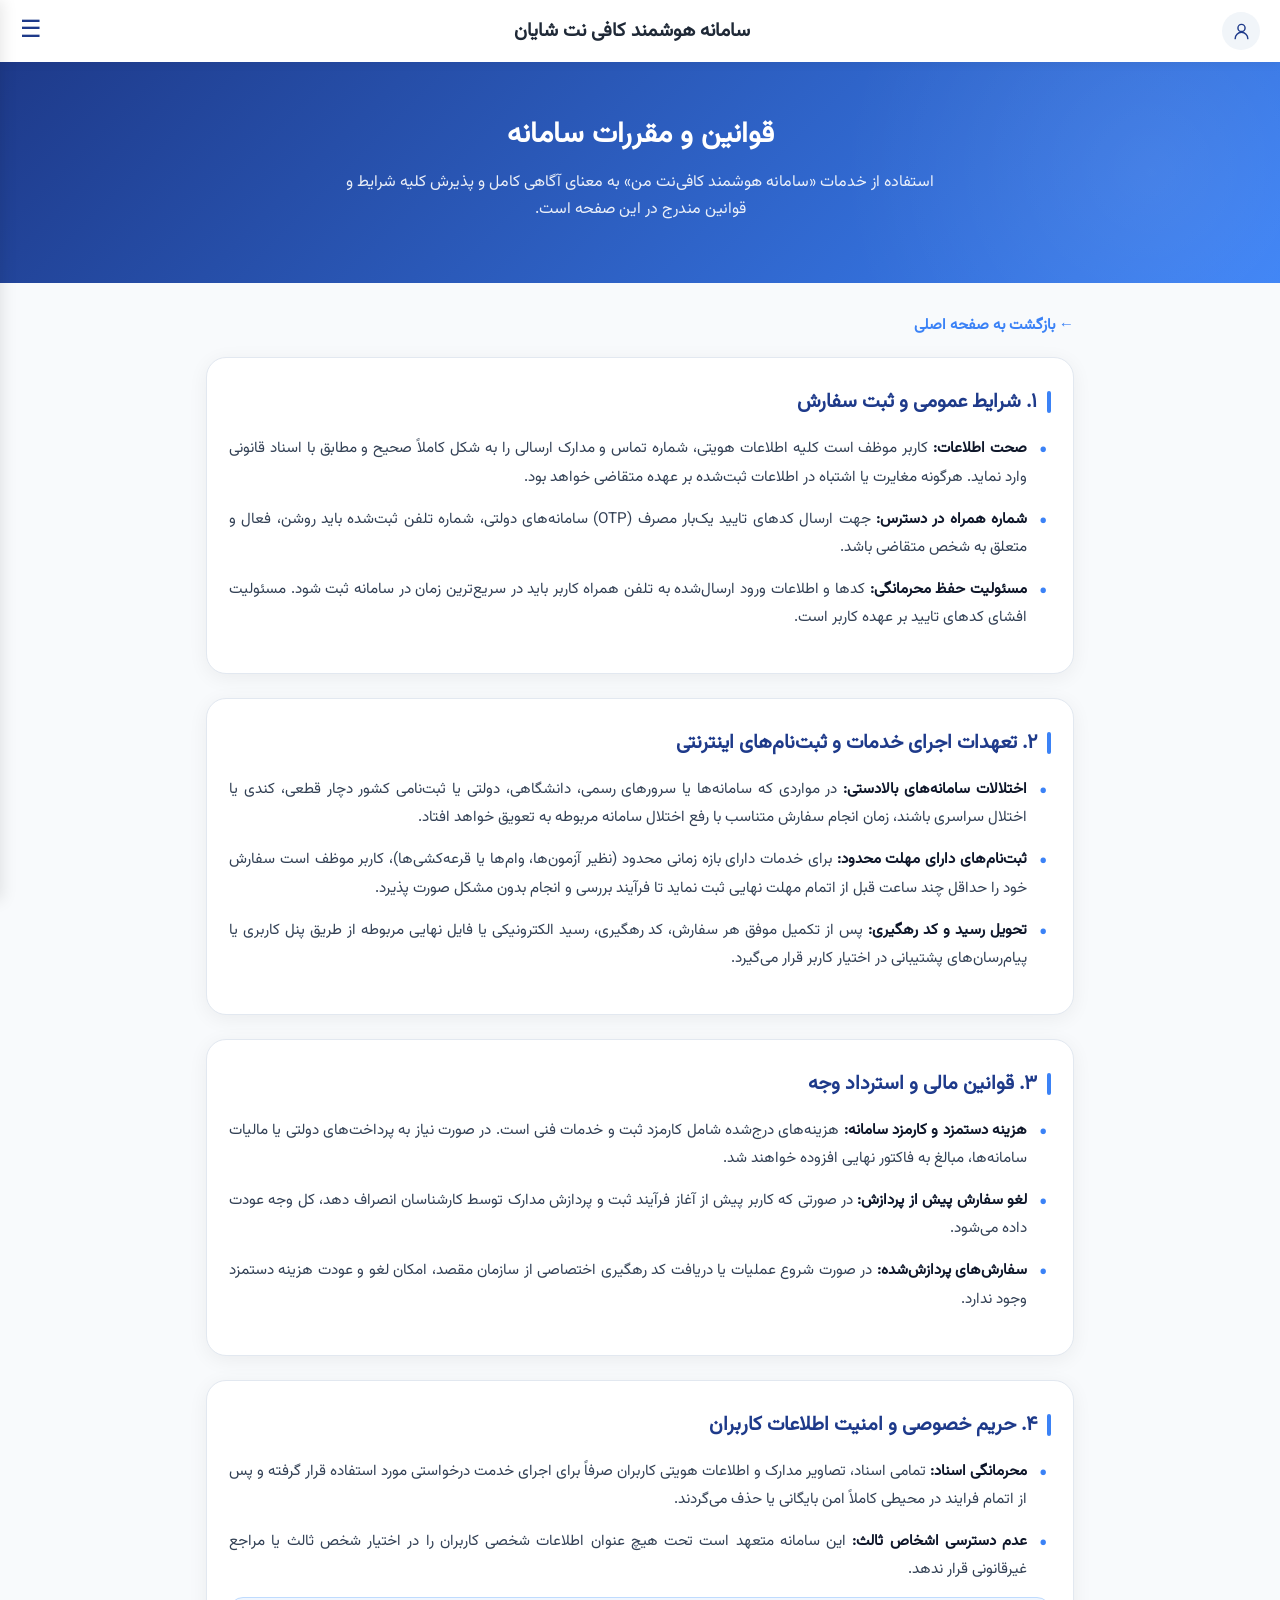
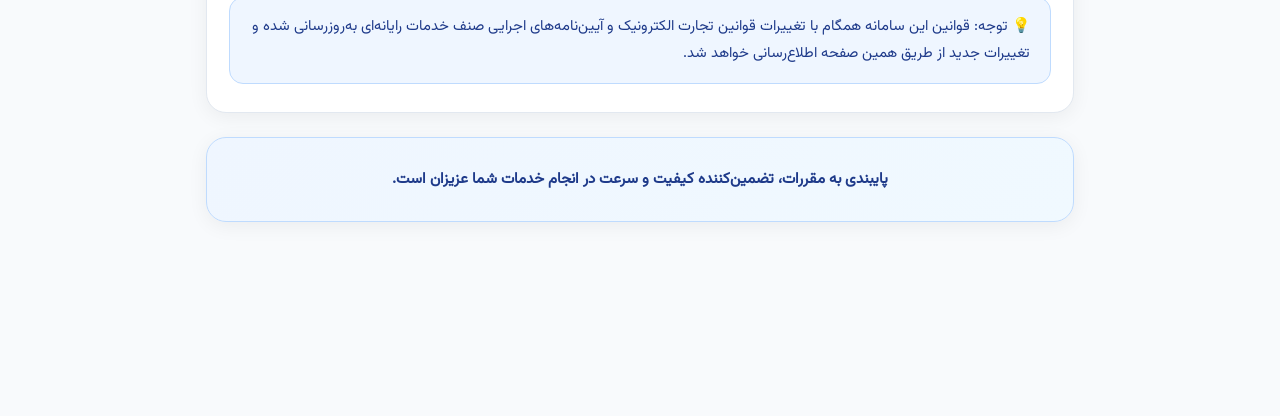
<file: rules.html>
<!DOCTYPE html>
<html lang="fa" dir="rtl">
<head>
  <meta charset="UTF-8">
  <meta name="viewport" content="width=device-width, initial-scale=1.0, maximum-scale=1.0, user-scalable=no">
  <title>قوانین و مقررات | سامانه هوشمند کافی‌نت من</title>
  
  <!-- فراخوانی استایل اصلی از پوشه css -->
  <link rel="stylesheet" href="css/style.css">
  
  <!-- فراخوانی اسکریپت ساخت هدر و منوی بالا -->
  <script src="nav.js"></script>

  <style>
    .page-hero {
      background: linear-gradient(135deg, #1e3a8a 0%, #3b82f6 100%);
      color: white;
      padding: 50px 20px 60px;
      text-align: center;
      position: relative;
      overflow: hidden;
    }
    .page-hero::before {
      content: '';
      position: absolute;
      top: -50%;
      right: -20%;
      width: 60%;
      height: 200%;
      background: radial-gradient(circle, rgba(255,255,255,0.08) 0%, transparent 70%);
      pointer-events: none;
    }
    .page-hero h1 {
      font-size: 1.8rem;
      font-weight: 900;
      margin-bottom: 12px;
      position: relative;
    }
    .page-hero p {
      font-size: 1rem;
      opacity: 0.9;
      max-width: 600px;
      margin: 0 auto;
      line-height: 1.7;
      position: relative;
    }

    .content-section {
      max-width: 900px;
      margin: 0 auto;
      padding: 30px 16px 80px;
    }

    .back-link {
      display: inline-flex;
      align-items: center;
      gap: 6px;
      color: #3b82f6;
      font-weight: 600;
      text-decoration: none;
      margin-bottom: 20px;
      font-size: 0.95rem;
    }
    .back-link:hover { color: #1e3a8a; }

    .section-card {
      background: white;
      border-radius: 20px;
      padding: 28px 22px;
      margin-bottom: 24px;
      box-shadow: 0 4px 20px rgba(0,0,0,0.06);
      border: 1px solid #e2e8f0;
    }
    .section-card h2 {
      font-size: 1.25rem;
      color: #1e3a8a;
      margin-bottom: 16px;
      display: flex;
      align-items: center;
      gap: 10px;
    }
    .section-card h2::before {
      content: '';
      width: 4px;
      height: 22px;
      background: #3b82f6;
      border-radius: 2px;
    }

    .rules-list {
      list-style: none;
      padding: 0;
      margin: 0;
    }
    .rules-list li {
      position: relative;
      padding-right: 24px;
      margin-bottom: 14px;
      font-size: 0.95rem;
      line-height: 1.85;
      color: #334155;
      text-align: justify;
    }
    .rules-list li::before {
      content: "•";
      position: absolute;
      right: 4px;
      top: -2px;
      color: #3b82f6;
      font-size: 1.4rem;
      font-weight: 900;
    }
    .rules-list li strong {
      color: #0f172a;
    }

    .notice-box {
      background: #eff6ff;
      border: 1px solid #bfdbfe;
      border-radius: 14px;
      padding: 16px 20px;
      font-size: 0.92rem;
      color: #1e3a8a;
      line-height: 1.8;
      margin-top: 10px;
    }
  </style>
</head>
<body>
  <!-- هدر و منو به‌صورت خودکار توسط nav.js ساخته می‌شود -->

  <!-- هیرو -->
  <section class="page-hero">
    <h1>قوانین و مقررات سامانه</h1>
    <p>استفاده از خدمات «سامانه هوشمند کافی‌نت من» به معنای آگاهی کامل و پذیرش کلیه شرایط و قوانین مندرج در این صفحه است.</p>
  </section>

  <div class="content-section">
    <a href="index.html" class="back-link">← بازگشت به صفحه اصلی</a>

    <!-- بخش ۱: شرایط عمومی و هویت کاربر -->
    <div class="section-card">
      <h2>۱. شرایط عمومی و ثبت سفارش</h2>
      <ul class="rules-list">
        <li>
          <strong>صحت اطلاعات:</strong> کاربر موظف است کلیه اطلاعات هویتی، شماره تماس و مدارک ارسالی را به شکل کاملاً صحیح و مطابق با اسناد قانونی وارد نماید. هرگونه مغایرت یا اشتباه در اطلاعات ثبت‌شده بر عهده متقاضی خواهد بود.
        </li>
        <li>
          <strong>شماره همراه در دسترس:</strong> جهت ارسال کد‌های تایید یک‌بار مصرف (OTP) سامانه‌های دولتی، شماره تلفن ثبت‌شده باید روشن، فعال و متعلق به شخص متقاضی باشد.
        </li>
        <li>
          <strong>مسئولیت حفظ محرمانگی:</strong> کدها و اطلاعات ورود ارسال‌شده به تلفن همراه کاربر باید در سریع‌ترین زمان در سامانه ثبت شود. مسئولیت افشای کدهای تایید بر عهده کاربر است.
        </li>
      </ul>
    </div>

    <!-- بخش ۲: خدمات ثبت‌نام و مهلت‌های قانونی -->
    <div class="section-card">
      <h2>۲. تعهدات اجرای خدمات و ثبت‌نام‌های اینترنتی</h2>
      <ul class="rules-list">
        <li>
          <strong>اختلالات سامانه‌های بالادستی:</strong> در مواردی که سامانه‌ها یا سرورهای رسمی، دانشگاهی، دولتی یا ثبت‌نامی کشور دچار قطعی، کندی یا اختلال سراسری باشند، زمان انجام سفارش متناسب با رفع اختلال سامانه مربوطه به تعویق خواهد افتاد.
        </li>
        <li>
          <strong>ثبت‌نام‌های دارای مهلت محدود:</strong> برای خدمات دارای بازه زمانی محدود (نظیر آزمون‌ها، وام‌ها یا قرعه‌کشی‌ها)، کاربر موظف است سفارش خود را حداقل چند ساعت قبل از اتمام مهلت نهایی ثبت نماید تا فرآیند بررسی و انجام بدون مشکل صورت پذیرد.
        </li>
        <li>
          <strong>تحویل رسید و کد رهگیری:</strong> پس از تکمیل موفق هر سفارش، کد رهگیری، رسید الکترونیکی یا فایل نهایی مربوطه از طریق پنل کاربری یا پیام‌رسان‌های پشتیبانی در اختیار کاربر قرار می‌گیرد.
        </li>
      </ul>
    </div>

    <!-- بخش ۳: امور مالی، هزینه‌ها و بازگشت وجه -->
    <div class="section-card">
      <h2>۳. قوانین مالی و استرداد وجه</h2>
      <ul class="rules-list">
        <li>
          <strong>هزینه دستمزد و کارمزد سامانه:</strong> هزینه‌های درج‌شده شامل کارمزد ثبت و خدمات فنی است. در صورت نیاز به پرداخت‌های دولتی یا مالیات سامانه‌ها، مبالغ به فاکتور نهایی افزوده خواهند شد.
        </li>
        <li>
          <strong>لغو سفارش پیش از پردازش:</strong> در صورتی که کاربر پیش از آغاز فرآیند ثبت و پردازش مدارک توسط کارشناسان انصراف دهد، کل وجه عودت داده می‌شود.
        </li>
        <li>
          <strong>سفارش‌های پردازش‌شده:</strong> در صورت شروع عملیات یا دریافت کد رهگیری اختصاصی از سازمان مقصد، امکان لغو و عودت هزینه دستمزد وجود ندارد.
        </li>
      </ul>
    </div>

    <!-- بخش ۴: حریم خصوصی و امنیت اطلاعات -->
    <div class="section-card">
      <h2>۴. حریم خصوصی و امنیت اطلاعات کاربران</h2>
      <ul class="rules-list">
        <li>
          <strong>محرمانگی اسناد:</strong> تمامی اسناد، تصاویر مدارک و اطلاعات هویتی کاربران صرفاً برای اجرای خدمت درخواستی مورد استفاده قرار گرفته و پس از اتمام فرایند در محیطی کاملاً امن بایگانی یا حذف می‌گردند.
        </li>
        <li>
          <strong>عدم دسترسی اشخاص ثالث:</strong> این سامانه متعهد است تحت هیچ عنوان اطلاعات شخصی کاربران را در اختیار شخص ثالث یا مراجع غیرقانونی قرار ندهد.
        </li>
      </ul>
      <div class="notice-box">
        💡 توجه: قوانین این سامانه همگام با تغییرات قوانین تجارت الکترونیک و آیین‌نامه‌های اجرایی صنف خدمات رایانه‌ای به‌روزرسانی شده و تغییرات جدید از طریق همین صفحه اطلاع‌رسانی خواهد شد.
      </div>
    </div>

    <!-- متن پایانی -->
    <div class="section-card" style="background: linear-gradient(135deg, #eff6ff, #f0f9ff); border-color:#bfdbfe;">
      <p style="margin:0; text-align:center; font-weight:600; color:#1e3a8a; font-size:0.95rem; line-height: 1.8;">
        پایبندی به مقررات، تضمین‌کننده کیفیت و سرعت در انجام خدمات شما عزیزان است.
      </p>
    </div>
  </div>
</body>
</html>
</file>
<file: css/style.css>
/* تعریف فونت */
@font-face {
  font-family: 'CustomFont';
  src: url('../data/font.ttf') format('truetype');
  font-weight: normal;
  font-style: normal;
  font-display: swap;
}

:root {
  --primary-color: #1e3a8a;
  --secondary-color: #3b82f6;
  --success-color: #10b981;
  --bg-color: #f8fafc;
  --card-bg: #ffffff;
  --text-color: #1f2937;
}

* {
  box-sizing: border-box;
  margin: 0;
  padding: 0;
  font-family: 'CustomFont', tahoma, sans-serif;
}

body {
  background-color: var(--bg-color);
  color: var(--text-color);
  padding-bottom: 90px;
}

/* --- هدر --- */
header {
  display: flex;
  justify-content: space-between;
  align-items: center;
  background-color: var(--card-bg);
  padding: 12px 20px;
  box-shadow: 0 2px 10px rgba(0,0,0,0.05);
  position: sticky;
  top: 0;
  z-index: 100;
}

.logo-container {
  flex-grow: 1;
  text-align: center;
}

.logo {
  font-size: 1.2rem;
  font-weight: 800;
  color: var(--primary-color);
}

.hamburger-btn {
  background: none;
  border: none;
  font-size: 1.5rem;
  cursor: pointer;
  color: var(--primary-color);
}

.account-icon-btn {
  background: #f1f5f9;
  border: none;
  width: 38px;
  height: 38px;
  border-radius: 50%;
  cursor: pointer;
  color: var(--primary-color);
  display: flex;
  align-items: center;
  justify-content: center;
  transition: background 0.15s ease;
}

.account-icon-btn svg {
  width: 19px;
  height: 19px;
}

.account-icon-btn:active {
  background: #e2e8f0;
}

.account-icon-btn.logged-in {
  background: var(--secondary-color);
  color: #fff;
}

/* --- منوی کشویی --- */
.nav-menu {
  position: fixed;
  top: 0;
  left: -270px;
  width: 270px;
  height: 100%;
  background-color: var(--card-bg);
  box-shadow: 2px 0 15px rgba(0,0,0,0.1);
  transition: left 0.3s ease;
  z-index: 200;
  padding: 20px 0;
  display: flex;
  flex-direction: column;
}

.nav-menu.active {
  left: 0;
}

.close-btn {
  background: none;
  border: none;
  font-size: 1.5rem;
  cursor: pointer;
  margin: 0 20px 10px auto;
  display: block;
  color: #64748b;
}

.nav-top {
  list-style: none;
  padding: 10px 16px;
  flex: 1;
}

.nav-top li {
  margin-bottom: 6px;
}

.nav-top a {
  display: block;
  padding: 13px 16px;
  color: var(--text-color);
  text-decoration: none;
  font-size: 1.05rem;
  font-weight: 600;
  border-radius: 12px;
  transition: all 0.2s ease;
}

.nav-top a:hover {
  background: #f1f5f9;
  color: var(--primary-color);
}

.nav-bottom {
  margin-top: auto;
  padding: 0 16px 20px;
  display: flex;
  flex-direction: column;
  gap: 12px;
}

.nav-orders {
  display: flex;
  align-items: center;
  gap: 10px;
  padding: 14px 16px;
  background: #f8fafc;
  border: 1px solid #e2e8f0;
  border-radius: 14px;
  color: #334155;
  text-decoration: none;
  font-weight: 600;
  font-size: 0.95rem;
  transition: all 0.2s ease;
}

.nav-orders:hover {
  background: #f1f5f9;
  border-color: #cbd5e1;
}

/* باکس موجودی */
.balance-box {
  background: linear-gradient(135deg, #0ea5e9, #0284c7);
  border-radius: 16px;
  padding: 16px;
  color: white;
  text-align: center;
  box-shadow: 0 8px 20px -4px rgba(14, 165, 233, 0.4);
  position: relative;
  overflow: hidden;
}

.balance-box::before {
  content: '';
  position: absolute;
  top: -40%;
  right: -40%;
  width: 100%;
  height: 100%;
  background: radial-gradient(circle, rgba(255,255,255,0.18) 0%, transparent 70%);
  pointer-events: none;
}

.balance-label {
  font-size: 0.82rem;
  opacity: 0.9;
  margin-bottom: 4px;
  font-weight: 500;
}

.balance-amount {
  font-size: 1.35rem;
  font-weight: 800;
  margin-bottom: 12px;
  letter-spacing: -0.5px;
}

.charge-btn {
  width: 100%;
  padding: 10px;
  background: white;
  color: #0284c7;
  border: none;
  border-radius: 10px;
  font-weight: 700;
  font-size: 0.9rem;
  cursor: pointer;
  transition: all 0.2s ease;
  box-shadow: 0 3px 10px rgba(0,0,0,0.1);
}

.charge-btn:hover {
  background: #f0f9ff;
  transform: scale(1.02);
}

.overlay {
  position: fixed;
  top: 0;
  left: 0;
  width: 100%;
  height: 100%;
  background: rgba(0,0,0,0.4);
  display: none;
  z-index: 150;
}

.overlay.active {
  display: block;
}

/* --- بخش اصلی خدمات --- */
main {
  padding: 20px 15px;
  max-width: 800px;
  margin: 0 auto;
}

.section-title {
  text-align: center;
  font-size: 1.5rem;
  font-weight: 900;
  color: var(--primary-color);
  margin-bottom: 15px;
  position: relative;
}

.section-title::after {
  content: '';
  display: block;
  width: 50px;
  height: 4px;
  background-color: var(--secondary-color);
  margin: 8px auto 0;
  border-radius: 2px;
}

/* --- صفحه حساب کاربری من --- */
.account-tabs {
  display: flex;
  gap: 8px;
  margin-bottom: 20px;
}

.account-tab {
  flex: 1;
  display: flex;
  flex-direction: column;
  align-items: center;
  gap: 6px;
  padding: 12px 4px;
  background-color: #e2e8f0;
  color: #64748b;
  border-radius: 14px;
  font-size: 0.76rem;
  font-weight: 700;
  cursor: pointer;
  border: none;
  transition: all 0.2s ease;
}

.account-tab svg {
  display: block;
}

.account-tab.active {
  background-color: var(--secondary-color);
  color: #ffffff;
}

.account-panel {
  display: none;
}

.account-panel.active {
  display: block;
}

.account-card {
  background-color: var(--card-bg);
  border: 1px solid #e2e8f0;
  border-radius: 16px;
  padding: 20px;
  box-shadow: 0 2px 10px rgba(0,0,0,0.04);
}

.info-row {
  display: flex;
  align-items: center;
  gap: 14px;
  padding: 14px 0;
  border-bottom: 1px solid #f1f5f9;
}

.info-row:last-child {
  border-bottom: none;
  padding-bottom: 0;
}

.info-row:first-child {
  padding-top: 0;
}

.info-icon {
  flex-shrink: 0;
  width: 42px;
  height: 42px;
  border-radius: 12px;
  background: #eff6ff;
  color: var(--secondary-color);
  display: flex;
  align-items: center;
  justify-content: center;
}

.info-text {
  flex: 1;
  min-width: 0;
}

.info-text label {
  display: block;
  font-size: 0.74rem;
  font-weight: 700;
  color: #94a3b8;
  margin-bottom: 4px;
}

.info-value {
  font-size: 0.95rem;
  font-weight: 700;
  color: var(--text-color);
  overflow-wrap: break-word;
}

.info-value.ltr-value {
  direction: ltr;
  text-align: right;
  unicode-bidi: plaintext;
}

.categories-bar {
  display: flex;
  gap: 8px;
  overflow-x: auto;
  padding-bottom: 10px;
  margin-bottom: 20px;
  scrollbar-width: thin;
}

.category-chip {
  white-space: nowrap;
  padding: 8px 16px;
  background-color: #e2e8f0;
  color: var(--text-color);
  border-radius: 20px;
  font-size: 0.85rem;
  font-weight: 600;
  cursor: pointer;
  border: none;
  transition: all 0.2s ease;
}

.category-chip.active, .category-chip:hover {
  background-color: var(--secondary-color);
  color: #ffffff;
}

.services-grid {
  display: grid;
  grid-template-columns: repeat(2, 1fr);
  gap: 12px;
}

.service-card {
  background-color: var(--card-bg);
  border: 1px solid #e2e8f0;
  border-radius: 12px;
  padding: 14px 10px;
  text-align: center;
  cursor: pointer;
  transition: all 0.2s ease;
  box-shadow: 0 2px 5px rgba(0,0,0,0.02);
  display: flex;
  flex-direction: column;
  justify-content: center;
  align-items: center;
  min-height: 85px;
}

.service-card:active {
  transform: scale(0.97);
}

.service-card h3 {
  font-size: 0.9rem;
  font-weight: 700;
  color: var(--text-color);
  margin-bottom: 4px;
  line-height: 1.4;
}

.service-card span.category-tag {
  font-size: 0.75rem;
  color: #64748b;
}

/* --- جستجو و فوتر (چسبیده به پایین مثل اینستاگرام) --- */
footer {
  position: fixed;
  bottom: 0;
  left: 0;
  right: 0;
  background-color: var(--card-bg);
  padding: 10px 15px;
  box-shadow: 0 -2px 10px rgba(0,0,0,0.08);
  z-index: 100;
}

.search-container {
  position: relative;
  width: 100%;
  max-width: 600px;
  margin: 0 auto;
}

.search-box {
  position: relative;
  width: 100%;
  display: flex;
  align-items: center;
}

.search-box input {
  width: 100%;
  padding: 10px 48px 10px 15px; /* ایجاد فضای خالی در سمت چپ برای قرارگیری آیکون */
  border: 1px solid #cbd5e1;
  border-radius: 25px;
  outline: none;
  font-size: 0.9rem;
  background: white;
  direction: rtl;
  text-align: right;
}

.search-box input:focus {
  border-color: var(--secondary-color);
}

.search-results-list {
  position: absolute;
  bottom: 100%;
  left: 0;
  right: 0;
  background: #ffffff;
  border: 1px solid #cbd5e1;
  border-radius: 12px;
  margin-bottom: 8px;
  max-height: 220px;
  overflow-y: auto;
  box-shadow: 0 -4px 15px rgba(0,0,0,0.15);
  display: none;
  list-style: none;
  z-index: 110;
}

.search-results-list li {
  padding: 12px 15px;
  border-bottom: 1px solid #f1f5f9;
  cursor: pointer;
  font-size: 0.9rem;
  font-weight: 600;
  color: var(--text-color);
}

.search-results-list li:last-child {
  border-bottom: none;
}

.search-results-list li:hover {
  background-color: #f8fafc;
  color: var(--secondary-color);
}

/* آیکون هوش مصنوعی فیکس شده در سمت چپِ داخل سرچ‌باکس */
.ai-bot-btn {
  position: absolute;
  left: 6px;
  top: 50%;
  transform: translateY(-50%);
  width: 34px;
  height: 34px;
  background-color: var(--secondary-color);
  border-radius: 50%;
  display: flex;
  justify-content: center;
  align-items: center;
  box-shadow: 0 2px 6px rgba(59, 130, 246, 0.3);
  cursor: pointer;
  z-index: 5;
}

/* --- مدال‌ها --- */
.modal {
  position: fixed;
  top: 0;
  left: 0;
  width: 100%;
  height: 100%;
  background: rgba(0,0,0,0.5);
  display: none;
  justify-content: center;
  align-items: center;
  z-index: 300;
  padding: 20px;
}

.modal-content {
  background-color: var(--card-bg);
  width: 100%;
  max-width: 420px;
  border-radius: 16px;
  padding: 20px;
  box-shadow: 0 10px 25px rgba(0,0,0,0.2);
  animation: fadeIn 0.2s ease-in-out;
  max-height: 90vh;
  display: flex;
  flex-direction: column;
  overflow: hidden;
}

.modal-content form {
  overflow-y: auto;
  -webkit-overflow-scrolling: touch;
  flex: 1;
  min-height: 0;
  padding-bottom: 10px;
}

@keyframes fadeIn {
  from { opacity: 0; transform: translateY(10px); }
  to { opacity: 1; transform: translateY(0); }
}

.modal-header {
  display: flex;
  justify-content: space-between;
  align-items: center;
  border-bottom: 1px solid #e2e8f0;
  padding-bottom: 10px;
  margin-bottom: 15px;
}

.modal-header h2 {
  font-size: 1.1rem;
  color: var(--primary-color);
}

.modal-body {
  overflow-y: auto;
  -webkit-overflow-scrolling: touch;
  flex-grow: 1;
  min-height: 0;
}

.modal-body p {
  font-size: 0.9rem;
  margin-bottom: 12px;
  line-height: 1.6;
  color: #4b5563;
}

.info-badge {
  display: flex;
  justify-content: space-between;
  background-color: #f1f5f9;
  padding: 10px;
  border-radius: 8px;
  margin-top: 10px;
  font-size: 0.85rem;
  font-weight: 600;
}

.btn-group {
  display: flex;
  gap: 10px;
  margin-top: 20px;
}

.order-btn {
  flex: 1;
  padding: 10px;
  background-color: var(--success-color);
  color: white;
  border: none;
  border-radius: 8px;
  cursor: pointer;
  font-weight: 700;
}

.order-btn.disabled {
  background-color: #cbd5e1;
  color: #64748b;
  cursor: not-allowed;
  opacity: 0.85;
}

.service-card.service-inactive {
  opacity: 0.6;
  position: relative;
}

.close-modal-btn {
  flex: 1;
  padding: 10px;
  background-color: #94a3b8;
  color: white;
  border: none;
  border-radius: 8px;
  cursor: pointer;
  font-weight: 600;
}

.form-group {
  margin-bottom: 12px;
  text-align: right;
}

.form-group label {
  display: block;
  font-size: 0.85rem;
  font-weight: 600;
  margin-bottom: 4px;
}

.form-group input, .form-group textarea {
  width: 100%;
  padding: 8px 12px;
  border: 1px solid #cbd5e1;
  border-radius: 8px;
  outline: none;
  font-size: 0.85rem;
}

.submit-order-btn {
  width: 100%;
  padding: 10px;
  background-color: var(--primary-color);
  color: white;
  border: none;
  border-radius: 8px;
  font-weight: 700;
  cursor: pointer;
  margin-top: 10px;
}

/* --- استایل چت هوش مصنوعی --- */
.chat-box {
  display: flex;
  flex-direction: column;
  height: 320px;
  background: #f8fafc;
  border-radius: 12px;
  border: 1px solid #e2e8f0;
  padding: 10px;
  overflow-y: auto;
  gap: 10px;
  margin-bottom: 10px;
}

.chat-msg {
  max-width: 85%;
  padding: 8px 12px;
  border-radius: 12px;
  font-size: 0.85rem;
  line-height: 1.5;
  white-space: pre-wrap;
}

.chat-msg.user {
  align-self: flex-start;
  background-color: var(--secondary-color);
  color: #ffffff;
  border-bottom-right-radius: 2px;
}

.chat-msg.ai {
  align-self: flex-end;
  background-color: #ffffff;
  color: var(--text-color);
  border: 1px solid #e2e8f0;
  border-bottom-left-radius: 2px;
}

.chat-input-area {
  display: flex;
  gap: 8px;
}

.chat-input-area input {
  flex: 1;
  padding: 8px 12px;
  border: 1px solid #cbd5e1;
  border-radius: 20px;
  outline: none;
  font-size: 0.85rem;
}

.chat-send-btn {
  background-color: var(--primary-color);
  color: white;
  border: none;
  padding: 8px 15px;
  border-radius: 20px;
  cursor: pointer;
  font-weight: 600;
  font-size: 0.85rem;
}

body.modal-open {
  overflow: hidden;
}

/* دکمه/لینک مشاهده جزئیات یا ارتباط با ما داخل چت هوش مصنوعی */
.inline-order-btn {
  display: inline-block;
  margin-top: 6px;
  background-color: var(--success-color);
  color: #fff;
  padding: 4px 10px;
  border-radius: 6px;
  font-size: 0.75rem;
  cursor: pointer;
  border: none;
  font-weight: bold;
  text-decoration: none;
}
</file>
